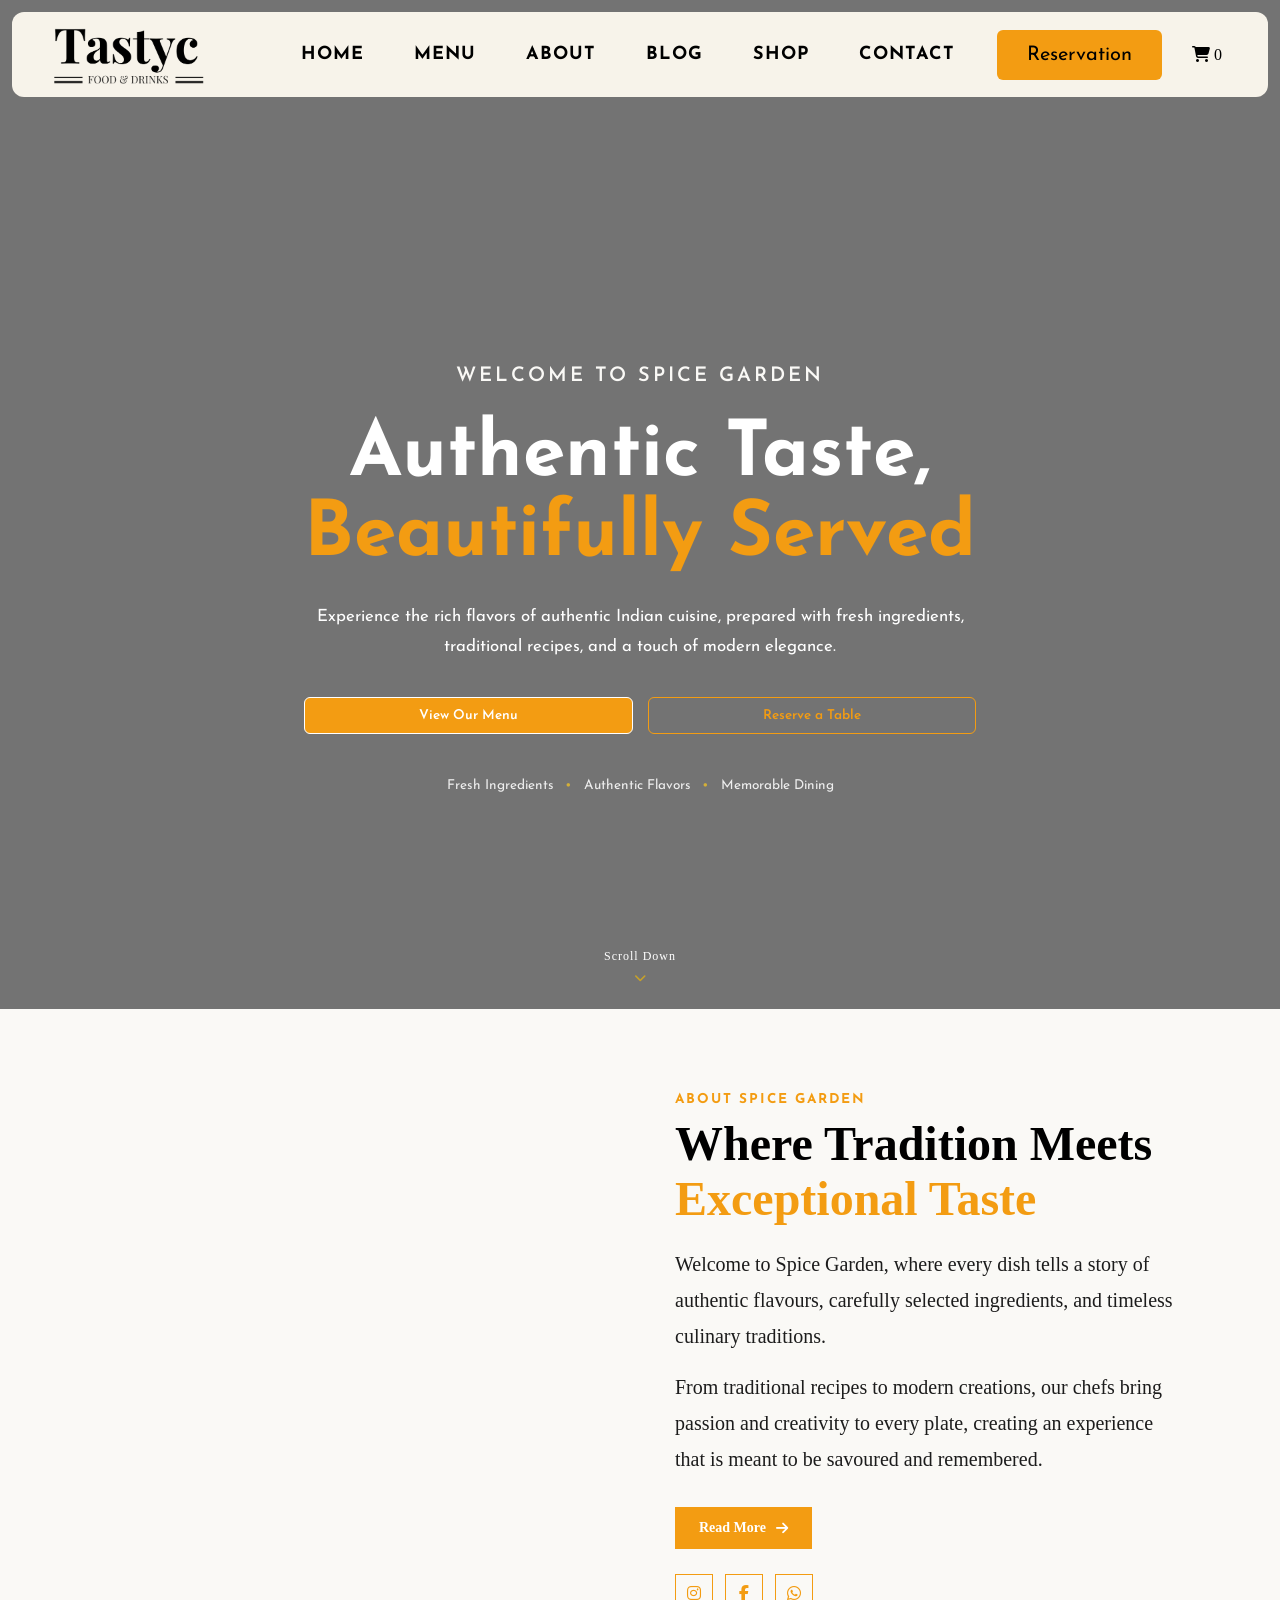
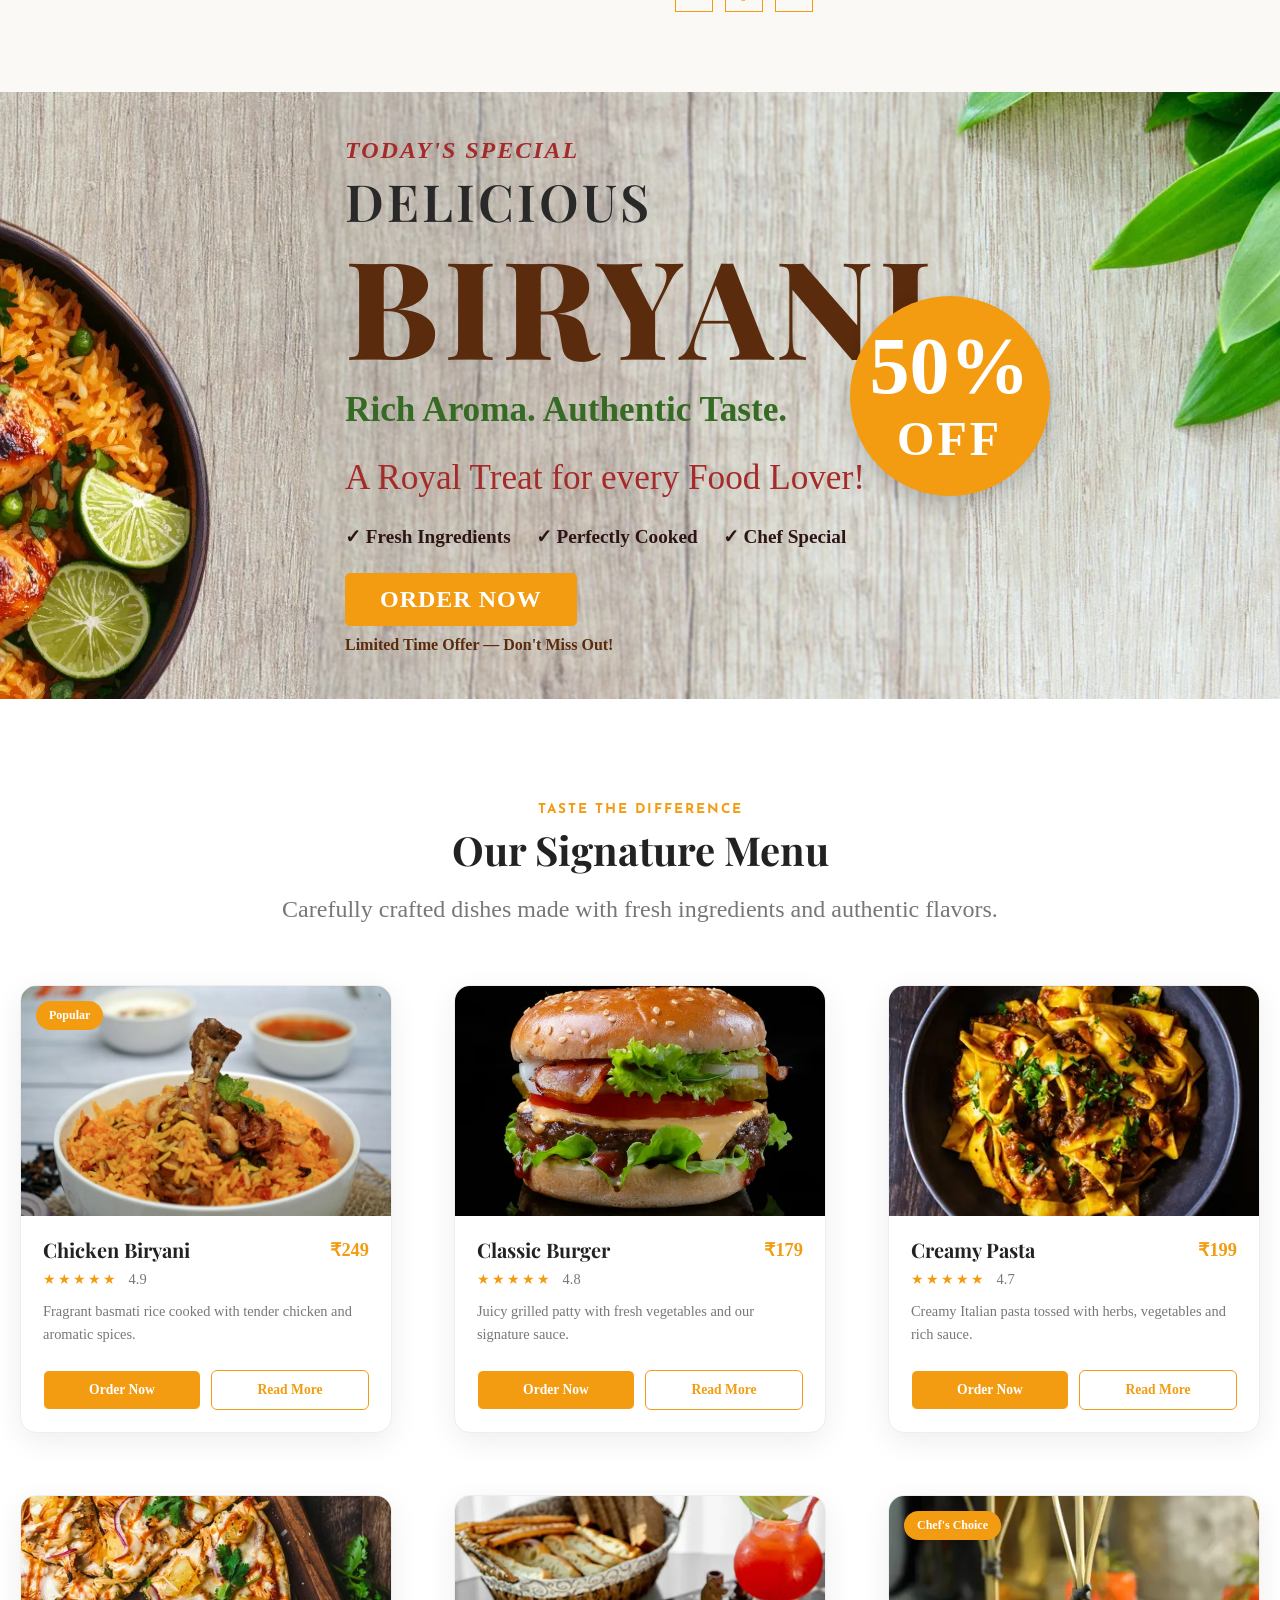
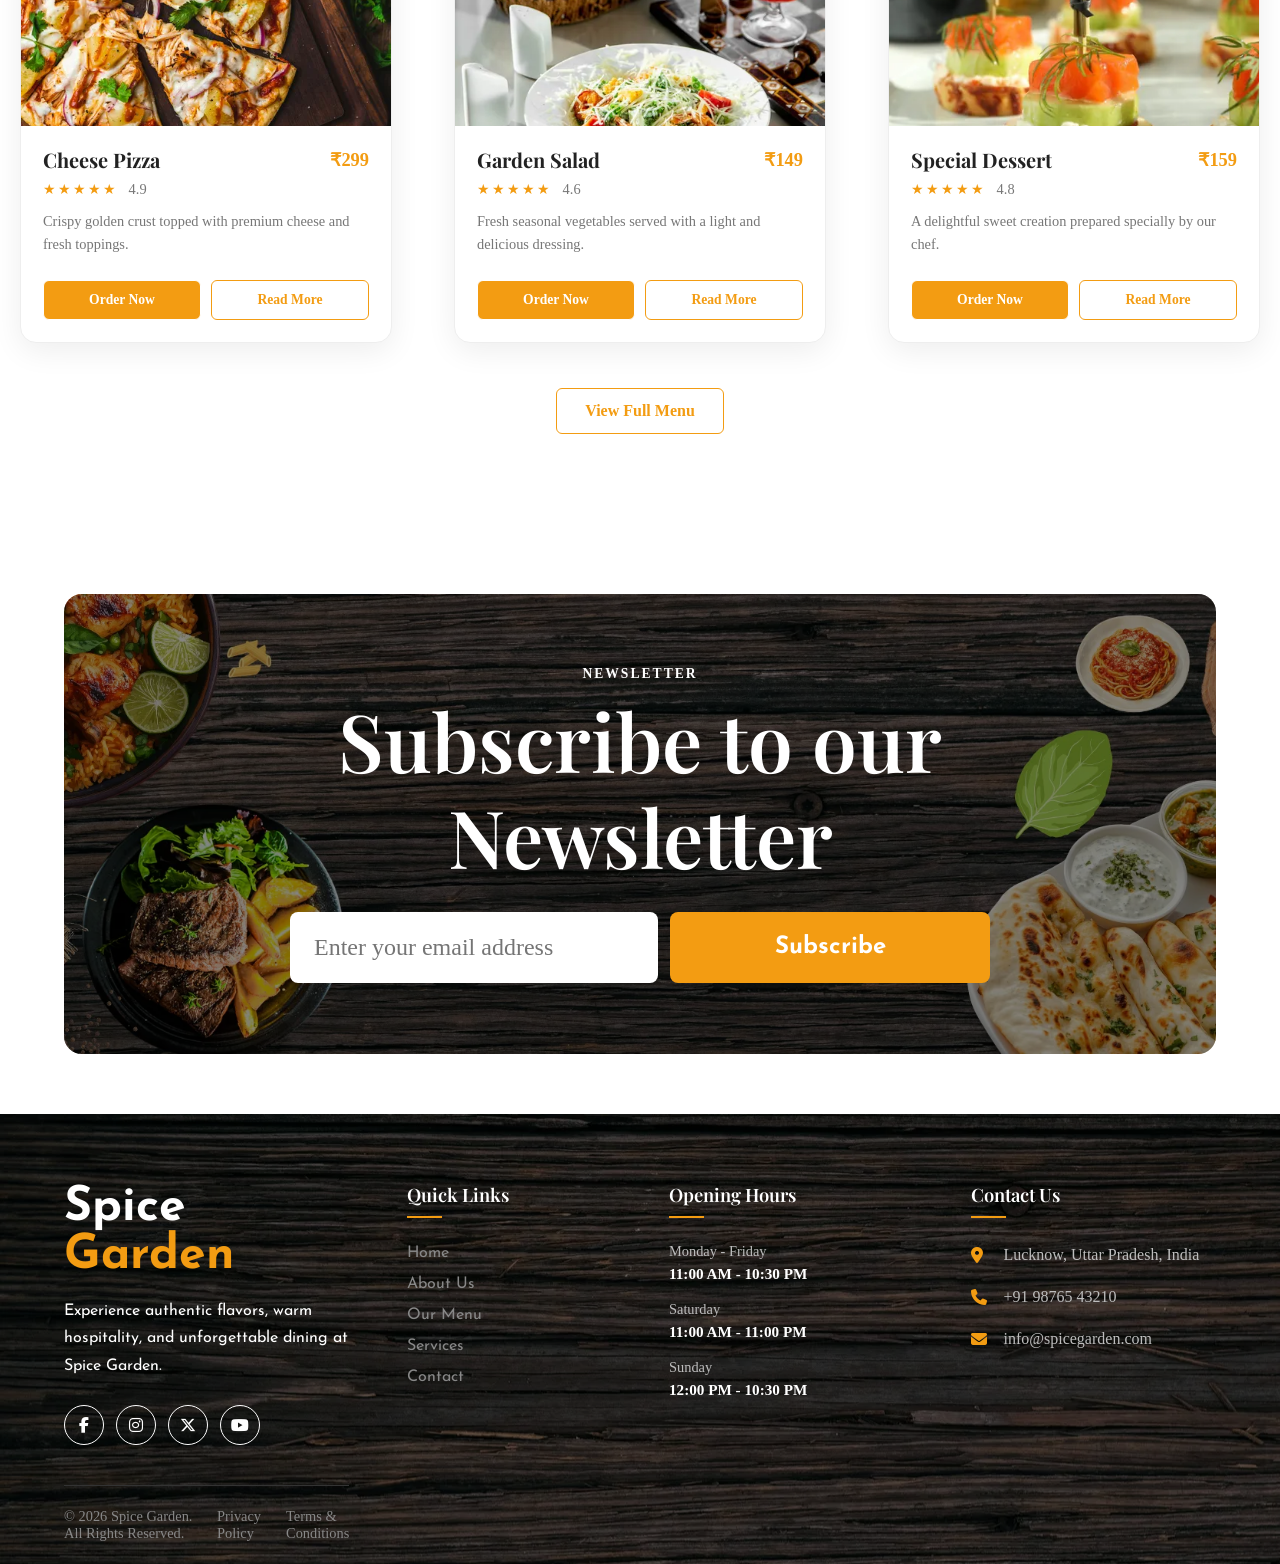
<file: index.html>
<!doctype html>
<html lang="en">
  <head>
    <meta charset="UTF-8" />
    <meta name="viewport" content="width=device-width, initial-scale=1.0" />
    <meta
      name="description"
      content="Premium restaurant offering delicious cuisine, elegant dining and exceptional service."
    />
    <meta
      name="keywords"
      content="restaurant, fine dining, food, dinner, lunch, reservation"
    />
    <meta name="author" content="Spice Garden Restaurant" />
    <title>Spice Garden Restaurant | Fine Dining Experience</title>
    <!-- Google Fonts -->
    <link rel="preconnect" href="https://fonts.googleapis.com" />
    <link rel="preconnect" href="https://fonts.gstatic.com" crossorigin />
    <link
      href="https://fonts.googleapis.com/css2?family=Josefin+Sans:ital,wght@0,100..700;1,100..700&family=Playfair+Display:ital,wght@0,400..900;1,400..900&display=swap"
      rel="stylesheet"
    />
    <link rel="preconnect" href="https://fonts.googleapis.com" />
    <link rel="preconnect" href="https://fonts.gstatic.com" crossorigin />
    <link
      href="https://fonts.googleapis.com/css2?family=Josefin+Sans:ital,wght@0,100..700;1,100..700&family=Playfair+Display:ital,wght@0,400..900;1,400..900&display=swap"
      rel="stylesheet"
    />

    <!-- Font Awesome -->
    <link
      rel="stylesheet"
      href="https://cdnjs.cloudflare.com/ajax/libs/font-awesome/6.7.2/css/all.min.css"
    />
    <link
      rel="stylesheet"
      href="https://fonts.googleapis.com/css2?family=Material+Symbols+Outlined:opsz,wght,FILL,GRAD@20..48,100..700,0..1,-50..200&icon_names=add_shopping_cart"
    />
    <!-- Main CSS -->
    <link rel="stylesheet" href="css/style.css" />
    <!-- --Header and Footer CSS-- -->
    <link rel="stylesheet" href="css/global.css" />
  </head>
  <body>
    <div class="video-container">
      <div class="hero-overlay"></div>
      <video autoplay muted loop id="bg-video">
        <source
          src="./assets/images/hero/restoria-preview.mp4"
          type="video/mp4"
        />
      </video>
    </div>

    <header>
      <!-- -------LOGO-------- -->
      <div class="logo">
        <a href="index.html"><img src="./assets/logo/logo-sm-white.png" /></a>
      </div>
      <!-- -------NAVIGATION BAR-------- -->
      <nav>
        <ul class="nav-links">
          <li><a href="index.html">Home</a></li>
          <li><a href="./menu.html">Menu</a></li>
          <li><a href="./about.html">About</a></li>
          <li><a href="./blog.html">Blog</a></li>
          <li><a href="./shop.html">Shop</a></li>
          <li><a href="./contact.html">Contact</a></li>
        </ul>
      </nav>
      <!-- -------HAMBURGER MENU-------- -->
      <div class="hamburger">
        <i class="fas fa-bars"></i>
      </div>
      <!-- ------Reservation Button------- -->
      <a href="./contact.html" class="tst-btn tst-res-btn">Reservation</a>
      <!-- ---------cart-------- -->
     <a href="./shop.html" class="header-cart">
        <i class="fa-solid fa-cart-shopping"></i>
        <span class="cart-count">0</span>
      </a>
    </header>

    <!-- ================= HERO SECTION ================= -->

    <section class="hero" id="home">
      <div class="hero-content">
        <span class="hero-subtitle">WELCOME TO SPICE GARDEN</span>

        <h1>
          Authentic Taste,
          <span>Beautifully Served</span>
        </h1>

        <p>
          Experience the rich flavors of authentic Indian cuisine, prepared with
          fresh ingredients, traditional recipes, and a touch of modern
          elegance.
        </p>

        <div class="hero-buttons">
          <a href="./menu.html" class="btn btn-primary"> View Our Menu </a>

          <a href="./contact.html" class="btn btn-secondary"> Reserve a Table </a>
        </div>

        <div class="hero-features">
          <span>Fresh Ingredients</span>
          <span>Authentic Flavors</span>
          <span>Memorable Dining</span>
        </div>
      </div>

      <!-- Scroll Indicator -->
      <a href="#about" class="scroll-down">
        <span>Scroll Down</span>
        <i class="fa-solid fa-chevron-down"></i>
      </a>
    </section>

    <!-- ABOUT SECTION -->
    <section class="about" id="about">
      <div class="about-container">
        <!-- LEFT : VIDEO -->
        <div class="about-video">
          <video autoplay muted loop playsinline>
            <source src="./assets/video/video 1.mp4" type="video/mp4" />
            Your browser does not support the video tag.
          </video>
        </div>

        <!-- RIGHT : CONTENT -->
        <div class="about-content">
          <span class="section-subtitle">ABOUT SPICE GARDEN</span>

          <h2>
            Where Tradition Meets
            <span>Exceptional Taste</span>
          </h2>

          <p>
            Welcome to Spice Garden, where every dish tells a story of authentic
            flavours, carefully selected ingredients, and timeless culinary
            traditions.
          </p>

          <p>
            From traditional recipes to modern creations, our chefs bring
            passion and creativity to every plate, creating an experience that
            is meant to be savoured and remembered.
          </p>

          <a href="about.html" class="read-more">
            Read More
            <i class="fa-solid fa-arrow-right"></i>
          </a>

          <!-- SOCIAL ICONS -->
          <div class="about-social">
            <a href="#" aria-label="Instagram">
              <i class="fa-brands fa-instagram"></i>
            </a>

            <a href="#" aria-label="Facebook">
              <i class="fa-brands fa-facebook-f"></i>
            </a>

            <a href="#" aria-label="WhatsApp">
              <i class="fa-brands fa-whatsapp"></i>
            </a>
          </div>
        </div>
      </div>
    </section>

    <!-- ------advertise------- -->
    <section class="biryani-ad">
      <div class="biryani-overlay">
        <span class="ad-label">TODAY'S SPECIAL</span>

        <h2>
          DELICIOUS
          <span>BIRYANI</span>
        </h2>

        <p class="ad-tagline">Rich Aroma. Authentic Taste.</p>

        <p class="ad-description">A Royal Treat for every Food Lover!</p>

        <div class="ad-features">
          <span>✓ Fresh Ingredients</span>
          <span>✓ Perfectly Cooked</span>
          <span>✓ Chef Special</span>
        </div>

        <a href="./menu.html" class="ad-order-btn"> ORDER NOW </a>

        <p class="ad-limited">Limited Time Offer — Don't Miss Out!</p>
      </div>

      <!-- 50% OFF -->
      <div class="offer-badge">
        <span>50%</span>
        <strong>OFF</strong>
      </div>
    </section>

    <!-- ----Product-card------ -->
    <section class="menu-section" id="menu">
      <div class="menu-container">
        <div class="section-heading">
          <span class="section-subtitle">Taste the Difference</span>
          <h2>Our Signature Menu</h2>
          <p>
            Carefully crafted dishes made with fresh ingredients and authentic
            flavors.
          </p>
        </div>

        <div class="menu-grid">
          <!-- Biryani -->
          <article class="menu-card">
            <div class="menu-image">
              <img
                src="./assets/images/food-gallery/biryani.webp"
                alt="Chicken Biryani"
              />
              <span class="menu-badge">Popular</span>
            </div>

            <div class="menu-content">
              <div class="menu-top">
                <h3>Chicken Biryani</h3>
                <span class="price">₹249</span>
              </div>

              <div class="rating">★★★★★ <span>4.9</span></div>

              <p>
                Fragrant basmati rice cooked with tender chicken and aromatic
                spices.
              </p>

              <div class="menu-buttons">
                <a href="./menu.html" class="btn-primary">Order Now</a>
                <a href="./menu.html" class="btn-secondary">Read More</a>
              </div>
            </div>
          </article>

          <!-- Burger -->
          <article class="menu-card">
            <div class="menu-image">
              <img
                src="./assets/images/food-gallery/burger.webp"
                alt="Classic Burger"
              />
            </div>

            <div class="menu-content">
              <div class="menu-top">
                <h3>Classic Burger</h3>
                <span class="price">₹179</span>
              </div>

              <div class="rating">★★★★★ <span>4.8</span></div>

              <p>
                Juicy grilled patty with fresh vegetables and our signature
                sauce.
              </p>

              <div class="menu-buttons">
                <a href="./menu.html" class="btn-primary">Order Now</a>
                <a href="./menu.html" class="btn-secondary">Read More</a>
              </div>
            </div>
          </article>

          <!-- Pasta -->
          <article class="menu-card">
            <div class="menu-image">
              <img
                src="./assets/images/food-gallery/pasta.webp"
                alt="Creamy Pasta"
              />
            </div>

            <div class="menu-content">
              <div class="menu-top">
                <h3>Creamy Pasta</h3>
                <span class="price">₹199</span>
              </div>

              <div class="rating">★★★★★ <span>4.7</span></div>

              <p>
                Creamy Italian pasta tossed with herbs, vegetables and rich
                sauce.
              </p>

              <div class="menu-buttons">
                <a href="./menu.html" class="btn-primary">Order Now</a>
                <a href="./menu.html" class="btn-secondary">Read More</a>
              </div>
            </div>
          </article>

          <!-- Pizza -->
          <article class="menu-card">
            <div class="menu-image">
              <img
                src="./assets/images/food-gallery/pizza.webp"
                alt="Cheese Pizza"
              />
            </div>

            <div class="menu-content">
              <div class="menu-top">
                <h3>Cheese Pizza</h3>
                <span class="price">₹299</span>
              </div>

              <div class="rating">★★★★★ <span>4.9</span></div>

              <p>
                Crispy golden crust topped with premium cheese and fresh
                toppings.
              </p>

              <div class="menu-buttons">
                <a href="./menu.html" class="btn-primary">Order Now</a>
                <a href="./menu.html" class="btn-secondary">Read More</a>
              </div>
            </div>
          </article>

          <!-- Salad -->
          <article class="menu-card">
            <div class="menu-image">
              <img
                src="./assets/images/food-gallery/salad.webp"
                alt="Fresh Garden Salad"
              />
            </div>

            <div class="menu-content">
              <div class="menu-top">
                <h3>Garden Salad</h3>
                <span class="price">₹149</span>
              </div>

              <div class="rating">★★★★★ <span>4.6</span></div>

              <p>
                Fresh seasonal vegetables served with a light and delicious
                dressing.
              </p>

              <div class="menu-buttons">
                <a href="./menu.html" class="btn-primary">Order Now</a>
                <a href="./menu.html" class="btn-secondary">Read More</a>
              </div>
            </div>
          </article>

          <!-- Dessert -->
          <article class="menu-card">
            <div class="menu-image">
              <img
                src="./assets/images/food-gallery/dessert.webp"
                alt="Special Dessert"
              />
              <span class="menu-badge">Chef's Choice</span>
            </div>

            <div class="menu-content">
              <div class="menu-top">
                <h3>Special Dessert</h3>
                <span class="price">₹159</span>
              </div>

              <div class="rating">★★★★★ <span>4.8</span></div>

              <p>A delightful sweet creation prepared specially by our chef.</p>

              <div class="menu-buttons">
                <a href="./menu.html" class="btn-primary">Order Now</a>
                <a href="./menu.html" class="btn-secondary">Read More</a>
              </div>
            </div>
          </article>
        </div>

        <div class="menu-more">
          <a href="./menu.html" class="view-menu-btn">View Full Menu</a>
        </div>
      </div>
    </section>

    <!-- newsteller--------- -->
    <section class="newsletter-section">
      <div class="newsletter-container">
        <div class="newsletter-overlay"></div>

        <div class="newsletter-content">
          <span class="newsletter-subtitle">NEWSLETTER</span>

          <h1>Subscribe to our Newsletter</h1>

          <form class="newsletter-form">
            <input
              type="email"
              placeholder="Enter your email address"
              aria-label="Email address"
              required
            />

            <button type="submit" class="btn-primary">Subscribe</button>
          </form>
        </div>
      </div>
    </section>

    <!-- footer----------- -->
    <footer class="footer">
      <div class="footer-container">
        <div class="footer-overlay"></div>

        <!-- Brand -->
        <div class="footer-column footer-brand">
          <a href="./index.html" class="footer-logo">Spice <span>Garden</span></a>

          <p>
            Experience authentic flavors, warm hospitality, and unforgettable
            dining at Spice Garden.
          </p>

          <div class="footer-social">
            <a href="#" aria-label="Facebook">
              <i class="fa-brands fa-facebook-f"></i>
            </a>

            <a href="#" aria-label="Instagram">
              <i class="fa-brands fa-instagram"></i>
            </a>

            <a href="#" aria-label="Twitter">
              <i class="fa-brands fa-x-twitter"></i>
            </a>

            <a href="#" aria-label="YouTube">
              <i class="fa-brands fa-youtube"></i>
            </a>
          </div>
        </div>

        <!-- Quick Links -->
        <div class="footer-column">
          <h3>Quick Links</h3>

          <ul class="footer-links">
            <li><a href="./index.html">Home</a></li>
            <li><a href="./about.html">About Us</a></li>
            <li><a href="./menu.html">Our Menu</a></li>
            <li><a href="./services.html">Services</a></li>
            <li><a href="./contact.html">Contact</a></li>
          </ul>
        </div>

        <!-- Opening Hours -->
        <div class="footer-column">
          <h3>Opening Hours</h3>

          <div class="opening-hours">
            <div>
              <span>Monday - Friday</span>
              <strong>11:00 AM - 10:30 PM</strong>
            </div>

            <div>
              <span>Saturday</span>
              <strong>11:00 AM - 11:00 PM</strong>
            </div>

            <div>
              <span>Sunday</span>
              <strong>12:00 PM - 10:30 PM</strong>
            </div>
          </div>
        </div>

        <!-- Contact -->
        <div class="footer-column">
          <h3>Contact Us</h3>

          <ul class="footer-contact">
            <li>
              <i class="fa-solid fa-location-dot"></i>
              <span>Lucknow, Uttar Pradesh, India</span>
            </li>

            <li>
              <i class="fa-solid fa-phone"></i>
              <a href="tel:+919876543210">+91 98765 43210</a>
            </li>

            <li>
              <i class="fa-solid fa-envelope"></i>
              <a href="mailto:info@spicegarden.com"> info@spicegarden.com </a>
            </li>
          </ul>
        </div>

        <!-- Bottom Footer -->
        <div class="footer-bottom">
          <p>© 2026 Spice Garden. All Rights Reserved.</p>

          <div class="footer-bottom-links">
            <a href="#">Privacy Policy</a>
            <a href="#">Terms & Conditions</a>
          </div>
        </div>
      </div>
    </footer>
    <script src="js/script.js"></script>
    <script src="./js/cart.js"></script>
    <script src="./js/contact.js"></script>
  </body>
</html>
</file>
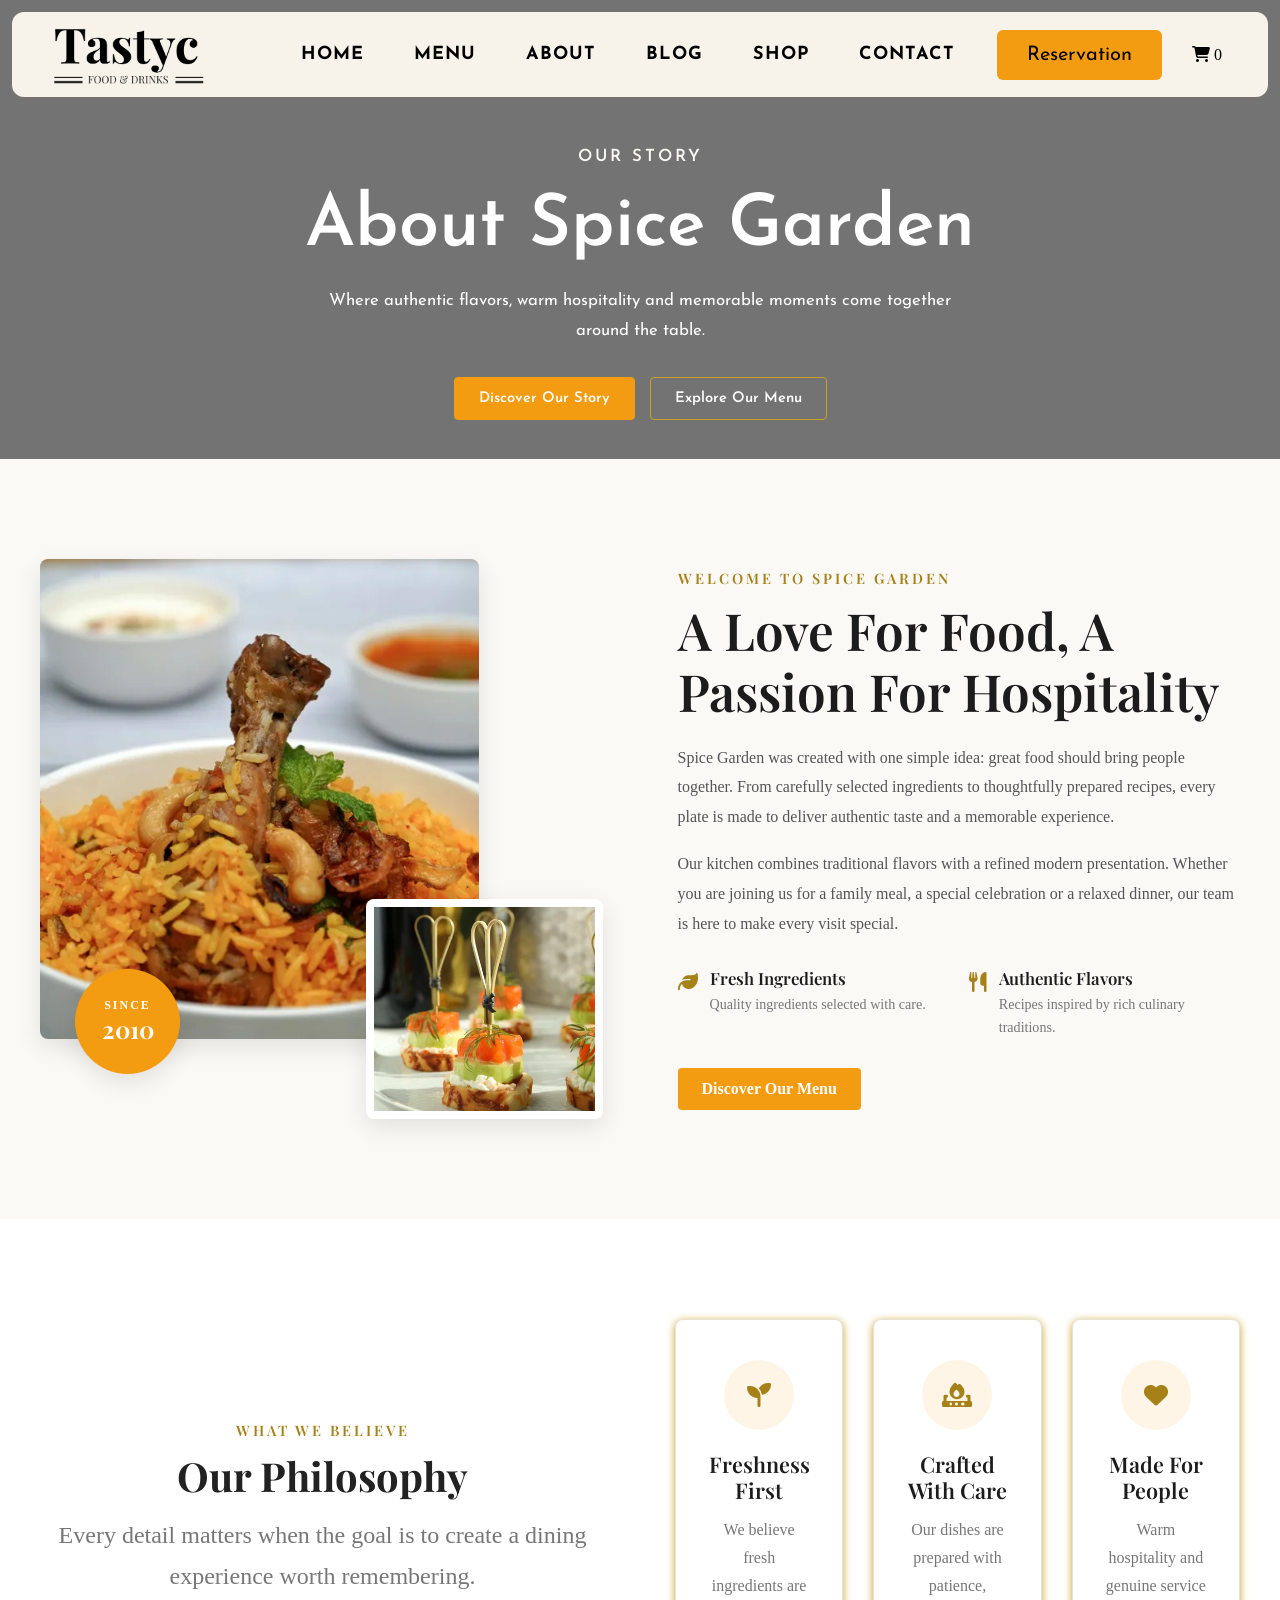
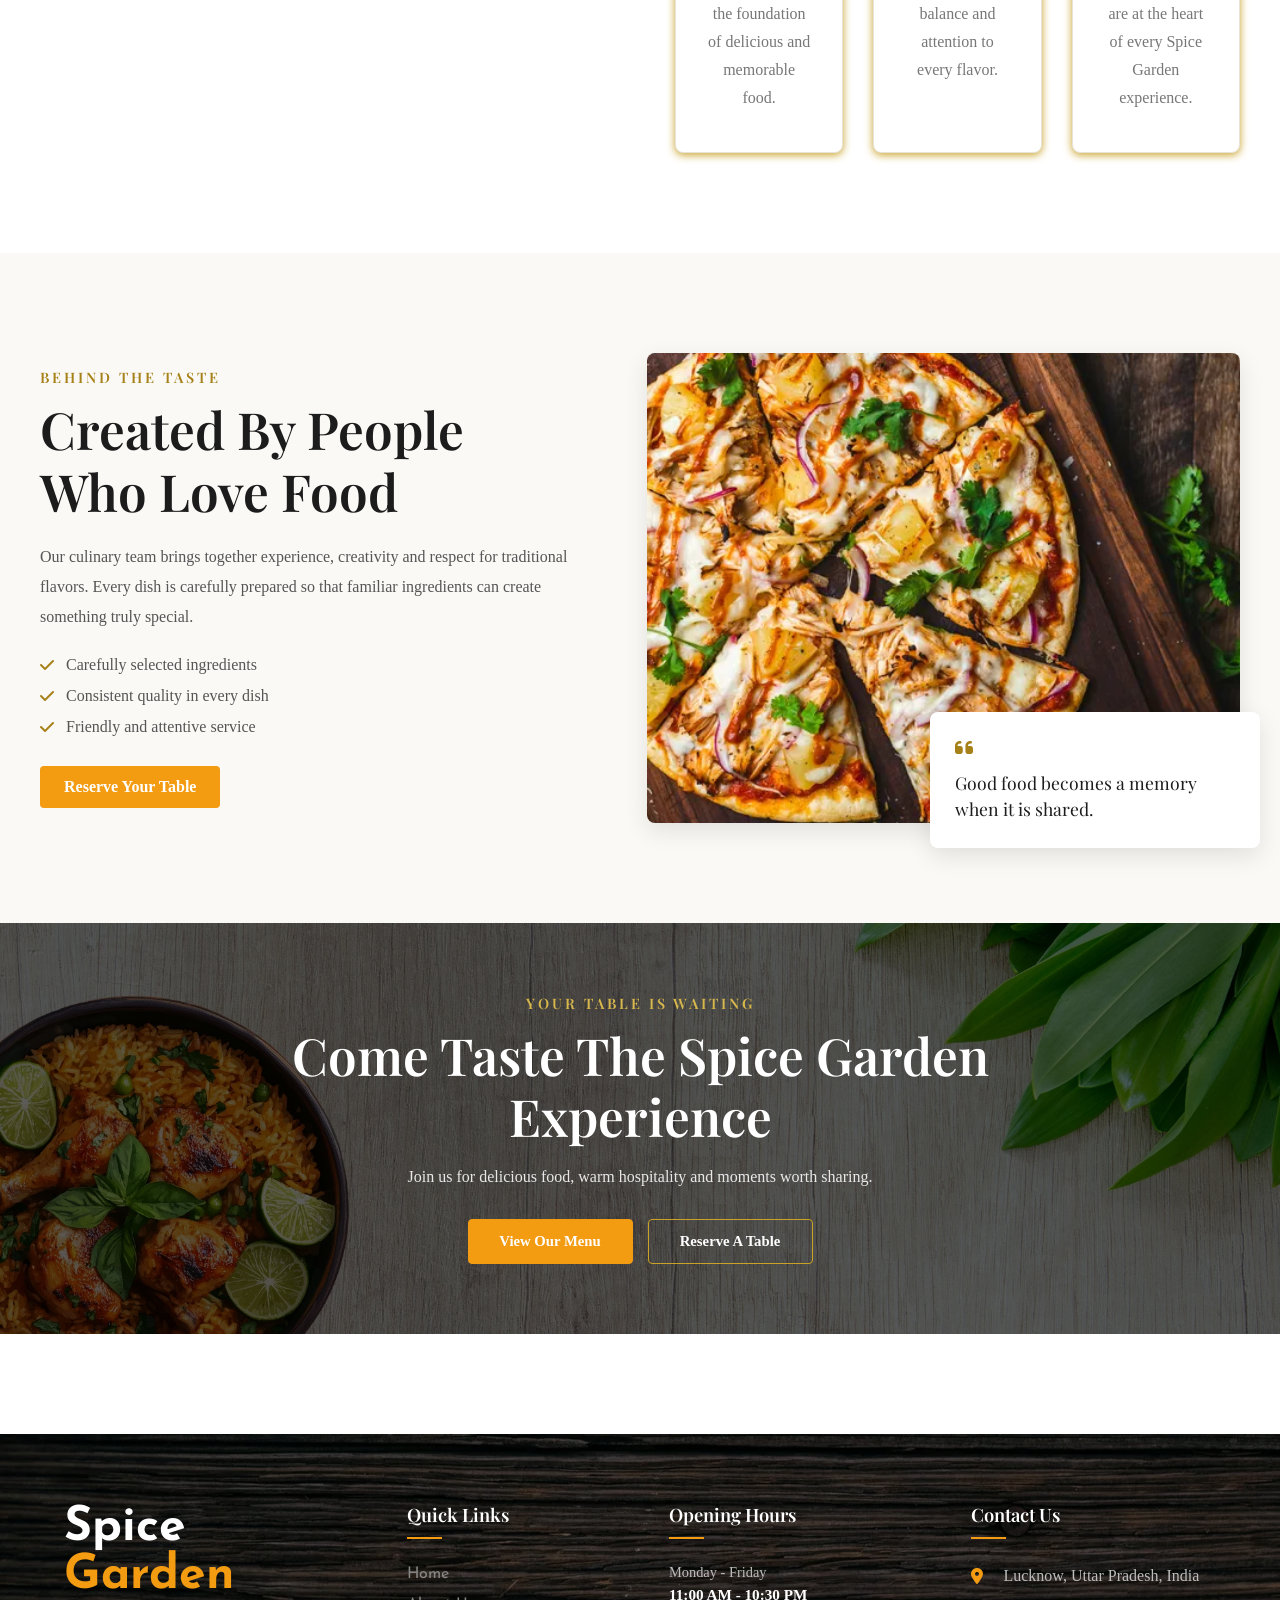
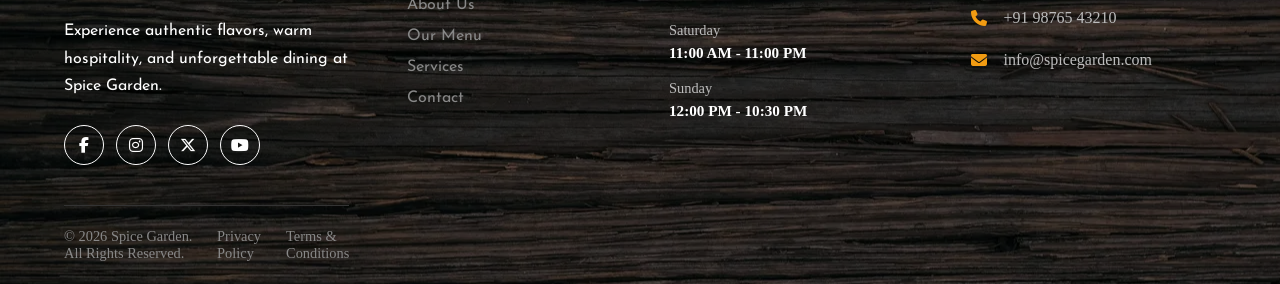
<file: about.html>
<!doctype html>
<html lang="en">

<head>
    <meta charset="UTF-8" />
    <meta name="viewport" content="width=device-width, initial-scale=1.0" />
    <meta name="description"
        content="Learn about Spice Garden Restaurant, our story, philosophy, chefs and commitment to exceptional dining." />
    <meta name="keywords" content="Spice Garden, about us, restaurant, fine dining, chefs, dining experience" />
    <meta name="author" content="Spice Garden Restaurant" />
    <title>About Us | Spice Garden Restaurant</title>

    <!-- Google Fonts -->
    <link rel="preconnect" href="https://fonts.googleapis.com" />
    <link rel="preconnect" href="https://fonts.gstatic.com" crossorigin />
    <link
        href="https://fonts.googleapis.com/css2?family=Josefin+Sans:ital,wght@0,100..700;1,100..700&family=Playfair+Display:ital,wght@0,400..900;1,400..900&display=swap"
        rel="stylesheet" />

    <!-- Font Awesome -->
    <link rel="stylesheet" href="https://cdnjs.cloudflare.com/ajax/libs/font-awesome/6.7.2/css/all.min.css" />

    <!-- About Page CSS -->
    <link rel="stylesheet" href="css/pages/about.css" />

    <!-- Header, Advertisement and Footer CSS -->
    <link rel="stylesheet" href="css/style.css" />
    <link rel="stylesheet" href="css/global.css" />
</head>

<body>

    <!-- ================= HERO BACKGROUND ================= -->
    <div class="about-video-container">
        <div class="about-hero-overlay"></div>
        <video autoplay muted loop id="about-bg-video">
            <source src="./assets/images/hero/restoria-preview.mp4" type="video/mp4" />
        </video>
    </div>

    <!-- ================= HEADER ================= -->
    <header>
        <div class="logo">
            <a href="index.html">
                <img src="./assets/logo/logo-sm-white.png" alt="Spice Garden Restaurant Logo" />
            </a>
        </div>

        <nav>
            <ul class="nav-links">
                <li><a href="./index.html">Home</a></li>
                <li><a href="./menu.html">Menu</a></li>
                <li><a href="./about.html" class="active">About</a></li>
                <li><a href="./blog.html">Blog</a></li>
                <li><a href="./shop.html">Shop</a></li>
                <li><a href="./contact.html">Contact</a></li>
            </ul>
        </nav>

        <div class="hamburger">
            <i class="fas fa-bars"></i>
        </div>

        <a href="./contact.html" class="tst-btn tst-res-btn">Reservation</a>

        <a href="./shop.html" class="header-cart">
        <i class="fa-solid fa-cart-shopping"></i>
        <span class="cart-count">0</span>
      </a>
    </header>

    <!-- ================= HERO ================= -->
    <section class="about-hero" id="home">
        <div class="about-hero-content">
            <span class="about-hero-subtitle">Our Story</span>
            <h1>About Spice Garden</h1>
            <p>
                Where authentic flavors, warm hospitality and memorable moments
                come together around the table.
            </p>

            <div class="about-hero-buttons">
                <a href="#our-story" class="about-btn about-btn-primary">Discover Our Story</a>
                <a href="./menu.html" class="about-btn about-btn-secondary">Explore Our Menu</a>
            </div>
        </div>
    </section>

    <!-- ================= OUR STORY ================= -->
    <section class="story-section" id="our-story">
        <div class="about-about-container">
            <div class="story-grid">

                <div class="story-media">
                    <div class="story-image-main">
                        <img src="./assets/images/food-gallery/biryani.webp"
                            alt="Special Biryani served at Spice Garden" loading="lazy" />
                    </div>

                    <div class="story-image-small">
                        <img src="./assets/images/food-gallery/dessert.webp"
                            alt="Dessert at Spice Garden" loading="lazy" />
                    </div>

                    <div class="story-badge">
                        <strong>Since</strong>
                        <span>2010</span>
                    </div>
                </div>

                <div class="story-content">
                    <span class="about-eyebrow">Welcome To Spice Garden</span>
                    <h2>A Love For Food, A Passion For Hospitality</h2>

                    <p>
                        Spice Garden was created with one simple idea: great food
                        should bring people together. From carefully selected
                        ingredients to thoughtfully prepared recipes, every plate
                        is made to deliver authentic taste and a memorable
                        experience.
                    </p>

                    <p>
                        Our kitchen combines traditional flavors with a refined
                        modern presentation. Whether you are joining us for a
                        family meal, a special celebration or a relaxed dinner,
                        our team is here to make every visit special.
                    </p>

                    <div class="story-highlights">
                        <div class="story-highlight">
                            <i class="fa-solid fa-leaf"></i>
                            <div>
                                <h3>Fresh Ingredients</h3>
                                <p>Quality ingredients selected with care.</p>
                            </div>
                        </div>

                        <div class="story-highlight">
                            <i class="fa-solid fa-utensils"></i>
                            <div>
                                <h3>Authentic Flavors</h3>
                                <p>Recipes inspired by rich culinary traditions.</p>
                            </div>
                        </div>
                    </div>

                    <a href="./menu.html" class="about-link-btn">Discover Our Menu</a>
                </div>

            </div>
        </div>
    </section>

    <!-- ================= PHILOSOPHY ================= -->
    <section class="philosophy-section">
        <div class="about-container">
            <div class="section-heading">
                <span class="about-eyebrow">What We Believe</span>
                <h2>Our Philosophy</h2>
                <p>
                    Every detail matters when the goal is to create a dining
                    experience worth remembering.
                </p>
            </div>

            <div class="philosophy-grid">
                <article class="philosophy-card">
                    <div class="philosophy-icon">
                        <i class="fa-solid fa-seedling"></i>
                    </div>
                    <h3>Freshness First</h3>
                    <p>
                        We believe fresh ingredients are the foundation of
                        delicious and memorable food.
                    </p>
                </article>

                <article class="philosophy-card">
                    <div class="philosophy-icon">
                        <i class="fa-solid fa-fire-burner"></i>
                    </div>
                    <h3>Crafted With Care</h3>
                    <p>
                        Our dishes are prepared with patience, balance and
                        attention to every flavor.
                    </p>
                </article>

                <article class="philosophy-card">
                    <div class="philosophy-icon">
                        <i class="fa-solid fa-heart"></i>
                    </div>
                    <h3>Made For People</h3>
                    <p>
                        Warm hospitality and genuine service are at the heart
                        of every Spice Garden experience.
                    </p>
                </article>
            </div>
        </div>
    </section>

    <!-- ================= CHEF / EXPERIENCE ================= -->
    <section class="chef-section">
        <div class="chef-about-container">
            <div class="chef-grid">

                <div class="chef-content">
                    <span class="about-eyebrow">Behind The Taste</span>
                    <h2>Created By People Who Love Food</h2>
                    <p>
                        Our culinary team brings together experience, creativity
                        and respect for traditional flavors. Every dish is
                        carefully prepared so that familiar ingredients can
                        create something truly special.
                    </p>

                    <div class="chef-points">
                        <div>
                            <i class="fa-solid fa-check"></i>
                            <span>Carefully selected ingredients</span>
                        </div>
                        <div>
                            <i class="fa-solid fa-check"></i>
                            <span>Consistent quality in every dish</span>
                        </div>
                        <div>
                            <i class="fa-solid fa-check"></i>
                            <span>Friendly and attentive service</span>
                        </div>
                    </div>

                    <a href="#reservation" class="about-link-btn">Reserve Your Table</a>
                </div>

                <div class="chef-media">
                    <img src="./assets/images/food-gallery/pizza.webp"
                        alt="Freshly prepared pizza at Spice Garden" loading="lazy" />
                    <div class="chef-quote">
                        <i class="fa-solid fa-quote-left"></i>
                        <p>Good food becomes a memory when it is shared.</p>
                    </div>
                </div>

            </div>
        </div>
    </section>

    <!-- ================= CTA ================= -->
    <section class="about-cta">
        <div class="about-cta-overlay"></div>

        <div class="about-cta-content">
            <span class="about-eyebrow">Your Table Is Waiting</span>
            <h2>Come Taste The Spice Garden Experience</h2>
            <p>
                Join us for delicious food, warm hospitality and moments
                worth sharing.
            </p>

            <div class="about-cta-buttons">
                <a href="./menu.html" class="about-btn about-btn-primary">View Our Menu</a>
                <a href="#reservation" class="about-btn about-btn-secondary">Reserve A Table</a>
            </div>
        </div>
    </section>

    <!-- ================= FOOTER ================= -->
    <footer class="footer">
        <div class="footer-container">
            <div class="footer-overlay"></div>

            <div class="footer-column footer-brand">
                <a href="./index.html" class="footer-logo">Spice <span>Garden</span></a>

                <p>
                    Experience authentic flavors, warm hospitality, and unforgettable
                    dining at Spice Garden.
                </p>

                <div class="footer-social">
                    <a href="#" aria-label="Facebook"><i class="fa-brands fa-facebook-f"></i></a>
                    <a href="#" aria-label="Instagram"><i class="fa-brands fa-instagram"></i></a>
                    <a href="#" aria-label="Twitter"><i class="fa-brands fa-x-twitter"></i></a>
                    <a href="#" aria-label="YouTube"><i class="fa-brands fa-youtube"></i></a>
                </div>
            </div>

            <div class="footer-column">
                <h3>Quick Links</h3>
                <ul class="footer-links">
                    <li><a href="./index.html">Home</a></li>
                    <li><a href="./about.html">About Us</a></li>
                    <li><a href="./menu.html">Our Menu</a></li>
                    <li><a href="./services.html">Services</a></li>
                    <li><a href="./contact.html">Contact</a></li>
                </ul>
            </div>

            <div class="footer-column">
                <h3>Opening Hours</h3>
                <div class="opening-hours">
                    <div>
                        <span>Monday - Friday</span>
                        <strong>11:00 AM - 10:30 PM</strong>
                    </div>
                    <div>
                        <span>Saturday</span>
                        <strong>11:00 AM - 11:00 PM</strong>
                    </div>
                    <div>
                        <span>Sunday</span>
                        <strong>12:00 PM - 10:30 PM</strong>
                    </div>
                </div>
            </div>

            <div class="footer-column">
                <h3>Contact Us</h3>
                <ul class="footer-contact">
                    <li>
                        <i class="fa-solid fa-location-dot"></i>
                        <span>Lucknow, Uttar Pradesh, India</span>
                    </li>
                    <li>
                        <i class="fa-solid fa-phone"></i>
                        <a href="tel:+919876543210">+91 98765 43210</a>
                    </li>
                    <li>
                        <i class="fa-solid fa-envelope"></i>
                        <a href="mailto:info@spicegarden.com">info@spicegarden.com</a>
                    </li>
                </ul>
            </div>

            <div class="footer-bottom">
                <p>© 2026 Spice Garden. All Rights Reserved.</p>
                <div class="footer-bottom-links">
                    <a href="#">Privacy Policy</a>
                    <a href="#">Terms &amp; Conditions</a>
                </div>
            </div>
        </div>
    </footer>

    <script src="./js/script.js"></script>
    <script src="./js/cart.js"></script>
</body>

</html>
</file>
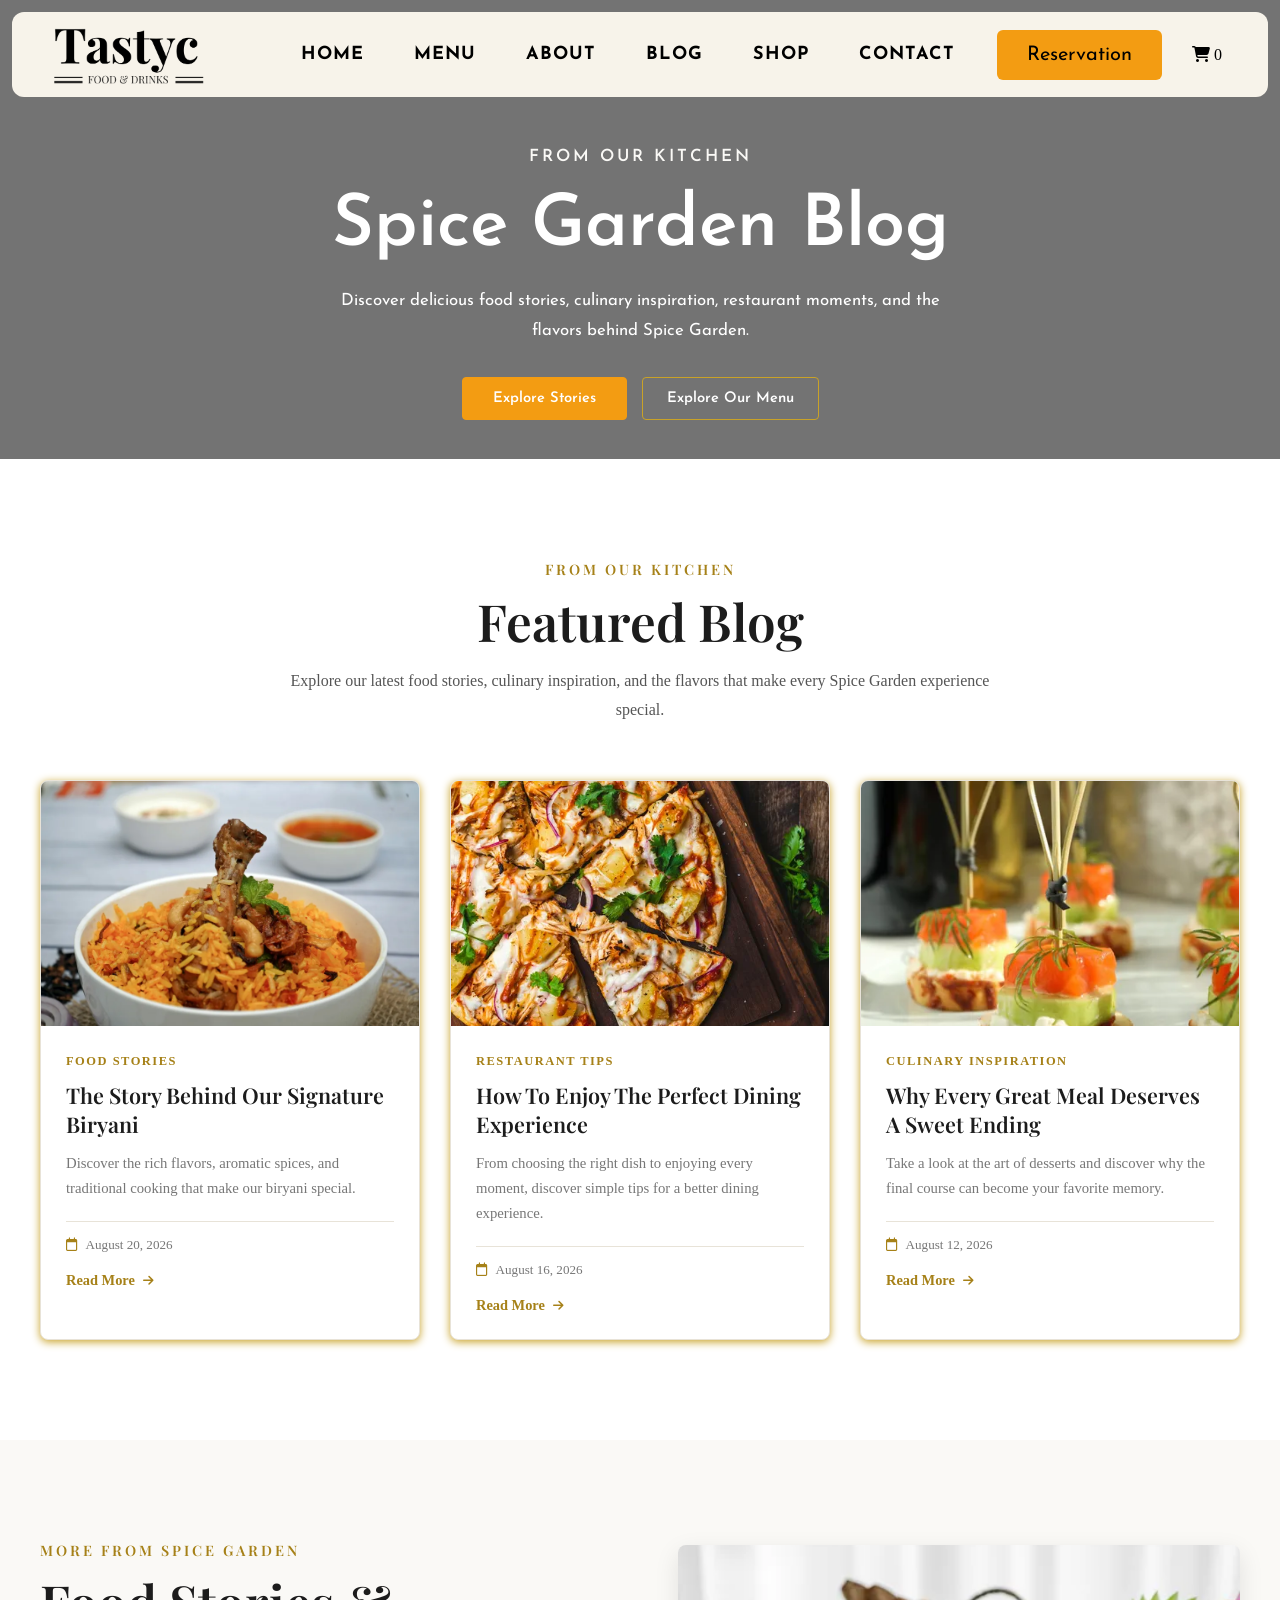
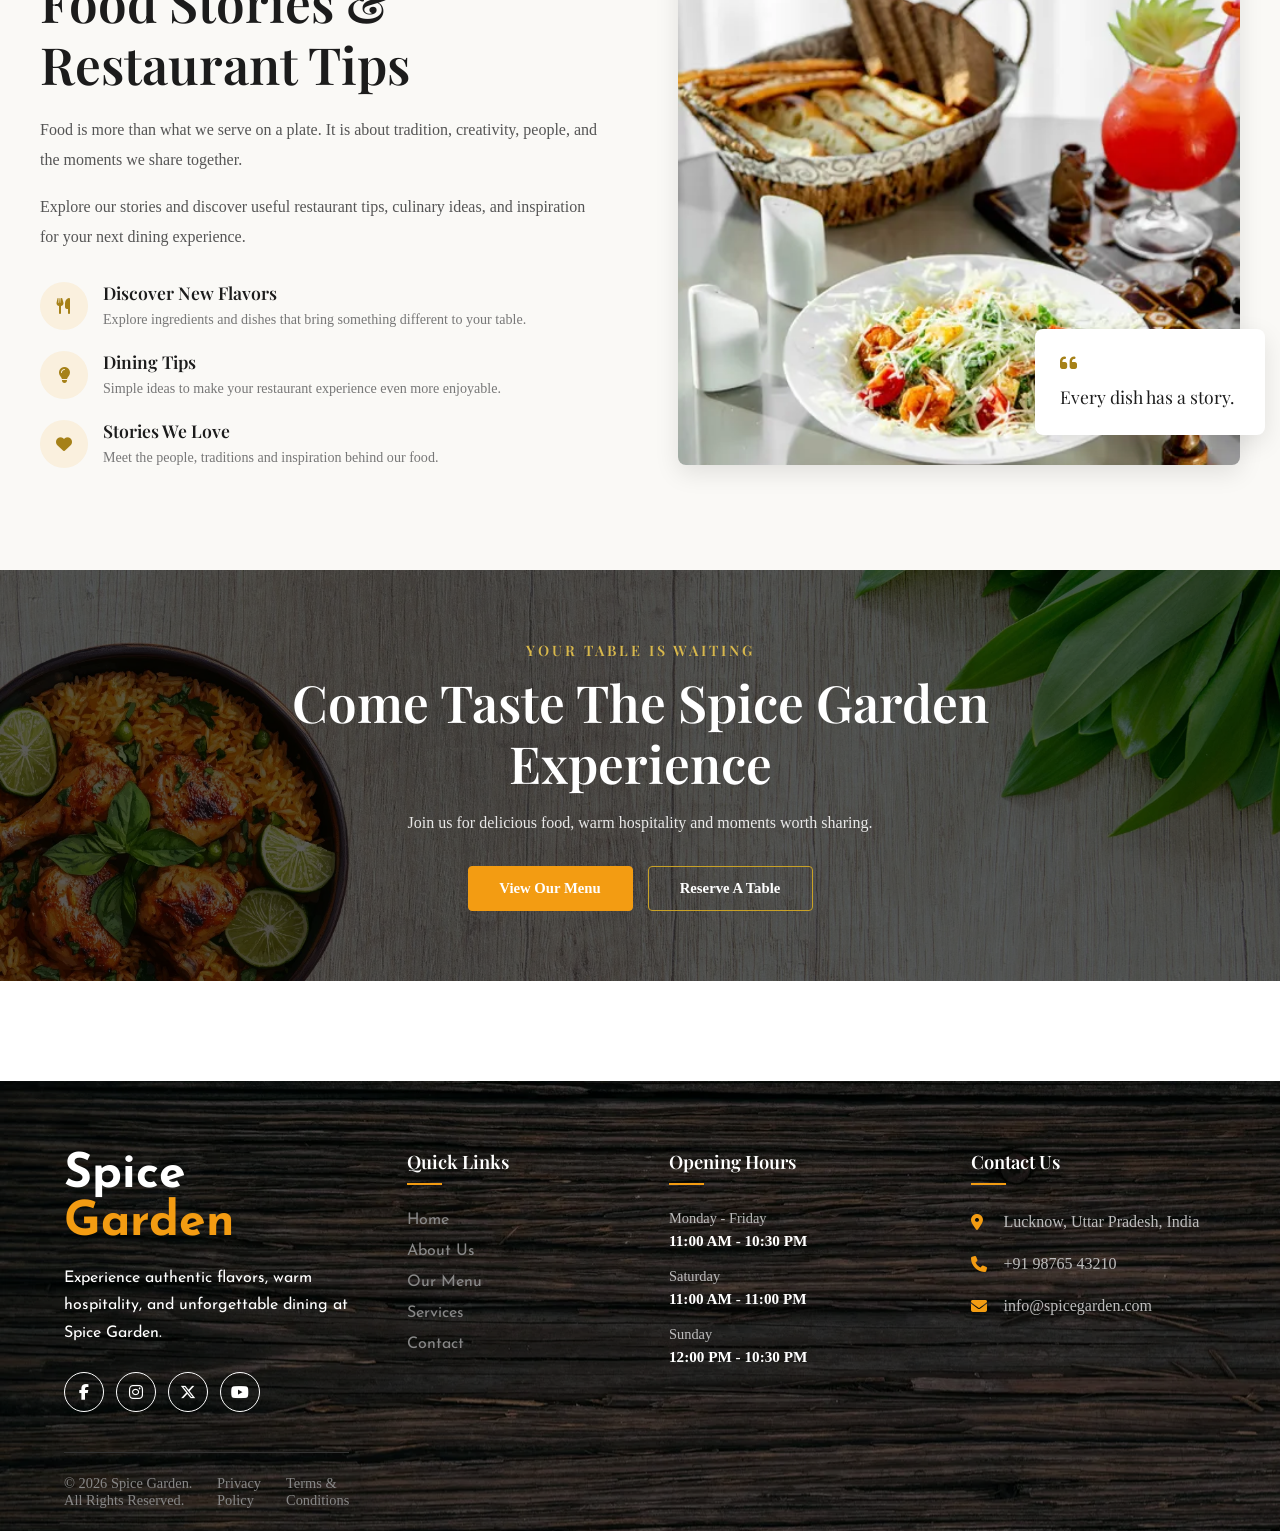
<file: blog.html>
<!doctype html>
<html lang="en">
  <head>
    <meta charset="UTF-8" />
    <meta name="viewport" content="width=device-width, initial-scale=1.0" />
    <meta
      name="description"
      content="Premium restaurant offering delicious cuisine, elegant dining and exceptional service."
    />
    <meta
      name="keywords"
      content="restaurant, fine dining, food, dinner, lunch, reservation"
    />
    <meta name="author" content="Spice Garden Restaurant" />
    <title>Spice Garden Restaurant | Fine Dining Experience</title>
    <!-- Google Fonts -->
    <link rel="preconnect" href="https://fonts.googleapis.com" />
    <link rel="preconnect" href="https://fonts.gstatic.com" crossorigin />
    <link
      href="https://fonts.googleapis.com/css2?family=Josefin+Sans:ital,wght@0,100..700;1,100..700&family=Playfair+Display:ital,wght@0,400..900;1,400..900&display=swap"
      rel="stylesheet"
    />
    <link rel="preconnect" href="https://fonts.googleapis.com" />
    <link rel="preconnect" href="https://fonts.gstatic.com" crossorigin />
    <link
      href="https://fonts.googleapis.com/css2?family=Josefin+Sans:ital,wght@0,100..700;1,100..700&family=Playfair+Display:ital,wght@0,400..900;1,400..900&display=swap"
      rel="stylesheet"
    />

    <!-- Font Awesome -->
    <link
      rel="stylesheet"
      href="https://cdnjs.cloudflare.com/ajax/libs/font-awesome/6.7.2/css/all.min.css"
    />
    <link
      rel="stylesheet"
      href="https://fonts.googleapis.com/css2?family=Material+Symbols+Outlined:opsz,wght,FILL,GRAD@20..48,100..700,0..1,-50..200&icon_names=add_shopping_cart"
    />
    <!-- Main CSS -->
    <link rel="stylesheet" href="css/pages/blog.css" />

    <!-- Header, Advertisement and Footer CSS -->
    <link rel="stylesheet" href="css/style.css" />
    <link rel="stylesheet" href="css/global.css" />
  </head>
  <body>
    <!-- ================= BLOG HERO BACKGROUND ================= -->
    <div class="blog-video-container">
      <div class="blog-hero-overlay"></div>

      <video autoplay muted loop playsinline id="blog-bg-video">
        <source
          src="./assets/images/hero/restoria-preview.mp4"
          type="video/mp4"
        />
      </video>
    </div>

    <header>
      <!-- -------LOGO-------- -->
      <div class="logo">
        <a href="index.html"><img src="./assets/logo/logo-sm-white.png" /></a>
      </div>
      <!-- -------NAVIGATION BAR-------- -->
      <nav>
        <ul class="nav-links">
          <li><a href="index.html">Home</a></li>
          <li><a href="./menu.html">Menu</a></li>
          <li><a href="./about.html">About</a></li>
          <li><a href="./blog.html">Blog</a></li>
          <li><a href="./shop.html">Shop</a></li>
          <li><a href="./contact.html">Contact</a></li>
        </ul>
      </nav>
      <!-- -------HAMBURGER MENU-------- -->
      <div class="hamburger">
        <i class="fas fa-bars"></i>
      </div>
      <!-- ------Reservation Button------- -->
      <a href="./contact.html" class="tst-btn tst-res-btn">Reservation</a>
      <!-- ---------cart-------- -->
      <a href="./shop.html" class="header-cart">
        <i class="fa-solid fa-cart-shopping"></i>
        <span class="cart-count">0</span>
      </a>
    </header>

    <!-- ================= BLOG HERO ================= -->
    <section class="blog-hero" id="blog">
      <div class="blog-hero-content">
        <span class="blog-hero-subtitle">From Our Kitchen</span>

        <h1>Spice Garden Blog</h1>

        <p>
          Discover delicious food stories, culinary inspiration, restaurant
          moments, and the flavors behind Spice Garden.
        </p>

        <div class="blog-hero-buttons">
          <a href="#featured-blog" class="blog-btn blog-btn-primary">
            Explore Stories
          </a>

          <a href="./menu.html" class="blog-btn blog-btn-secondary">
            Explore Our Menu
          </a>
        </div>
      </div>
    </section>

    <!-- ================= FEATURED BLOG ================= -->
    <section class="featured-blog-section" id="featured-blog">
      <div class="blog-container">
        <!-- Section Heading -->
        <div class="blog-section-heading">
          <span class="blog-eyebrow">From Our Kitchen</span>

          <h2>Featured Blog</h2>

          <p>
            Explore our latest food stories, culinary inspiration, and the
            flavors that make every Spice Garden experience special.
          </p>
        </div>

        <!-- Blog Cards -->
        <div class="blog-card-grid">
          <!-- Blog Card 1 -->
          <article class="blog-card">
            <div class="blog-card-image">
              <img
                src="./assets/images/food-gallery/biryani.webp"
                alt="Traditional Biryani"
                loading="lazy"
              />
            </div>

            <div class="blog-card-content">
              <span class="blog-category">Food Stories</span>

              <h3>The Story Behind Our Signature Biryani</h3>

              <p>
                Discover the rich flavors, aromatic spices, and traditional
                cooking that make our biryani special.
              </p>

              <div class="blog-card-meta">
                <span>
                  <i class="fa-regular fa-calendar"></i>
                  August 20, 2026
                </span>
              </div>

              <a href="#" class="blog-read-more">
                Read More
                <i class="fa-solid fa-arrow-right"></i>
              </a>
            </div>
          </article>

          <!-- Blog Card 2 -->
          <article class="blog-card">
            <div class="blog-card-image">
              <img
                src="./assets/images/food-gallery/pizza.webp"
                alt="Freshly prepared Pizza"
                loading="lazy"
              />
            </div>

            <div class="blog-card-content">
              <span class="blog-category">Restaurant Tips</span>

              <h3>How To Enjoy The Perfect Dining Experience</h3>

              <p>
                From choosing the right dish to enjoying every moment, discover
                simple tips for a better dining experience.
              </p>

              <div class="blog-card-meta">
                <span>
                  <i class="fa-regular fa-calendar"></i>
                  August 16, 2026
                </span>
              </div>

              <a href="#" class="blog-read-more">
                Read More
                <i class="fa-solid fa-arrow-right"></i>
              </a>
            </div>
          </article>

          <!-- Blog Card 3 -->
          <article class="blog-card">
            <div class="blog-card-image">
              <img
                src="./assets/images/food-gallery/dessert.webp"
                alt="Delicious Dessert"
                loading="lazy"
              />
            </div>

            <div class="blog-card-content">
              <span class="blog-category">Culinary Inspiration</span>

              <h3>Why Every Great Meal Deserves A Sweet Ending</h3>

              <p>
                Take a look at the art of desserts and discover why the final
                course can become your favorite memory.
              </p>

              <div class="blog-card-meta">
                <span>
                  <i class="fa-regular fa-calendar"></i>
                  August 12, 2026
                </span>
              </div>

              <a href="#" class="blog-read-more">
                Read More
                <i class="fa-solid fa-arrow-right"></i>
              </a>
            </div>
          </article>
        </div>
      </div>
    </section>

    <!-- ================= FOOD STORIES ================= -->
    <section class="food-stories-section">
      <div class="blog-container">
        <div class="food-stories-grid">
          <!-- Content -->
          <div class="food-stories-content">
            <span class="blog-eyebrow"> More From Spice Garden </span>

            <h2>Food Stories &amp; Restaurant Tips</h2>

            <p>
              Food is more than what we serve on a plate. It is about tradition,
              creativity, people, and the moments we share together.
            </p>

            <p>
              Explore our stories and discover useful restaurant tips, culinary
              ideas, and inspiration for your next dining experience.
            </p>

            <div class="food-story-list">
              <div class="food-story-item">
                <div class="food-story-icon">
                  <i class="fa-solid fa-utensils"></i>
                </div>

                <div>
                  <h3>Discover New Flavors</h3>

                  <p>
                    Explore ingredients and dishes that bring something
                    different to your table.
                  </p>
                </div>
              </div>

              <div class="food-story-item">
                <div class="food-story-icon">
                  <i class="fa-solid fa-lightbulb"></i>
                </div>

                <div>
                  <h3>Dining Tips</h3>

                  <p>
                    Simple ideas to make your restaurant experience even more
                    enjoyable.
                  </p>
                </div>
              </div>

              <div class="food-story-item">
                <div class="food-story-icon">
                  <i class="fa-solid fa-heart"></i>
                </div>

                <div>
                  <h3>Stories We Love</h3>

                  <p>
                    Meet the people, traditions and inspiration behind our food.
                  </p>
                </div>
              </div>
            </div>
          </div>

          <!-- Image -->
          <div class="food-stories-media">
            <img
              src="./assets/images/food-gallery/salad.webp"
              alt="Fresh salad prepared at Spice Garden"
              loading="lazy"
            />

            <div class="food-stories-badge">
              <i class="fa-solid fa-quote-left"></i>

              <p>Every dish has a story.</p>
            </div>
          </div>
        </div>
      </div>
    </section>

    <!-- ================= BLOG CTA ================= -->
    <section class="blog-cta-section">
      <div class="blog-cta-overlay"></div>

      <div class="blog-cta-content">
        <span class="blog-eyebrow"> Your Table Is Waiting </span>

        <h2>Come Taste The Spice Garden Experience</h2>

        <p>
          Join us for delicious food, warm hospitality and moments worth
          sharing.
        </p>

        <div class="blog-cta-buttons">
          <a href="./menu.html" class="blog-btn blog-btn-primary">
            View Our Menu
          </a>

          <a href="#reservation" class="blog-btn blog-btn-secondary">
            Reserve A Table
          </a>
        </div>
      </div>
    </section>

    <!-- footer----------- -->
    <footer class="footer">
      <div class="footer-container">
        <div class="footer-overlay"></div>
        
          <!-- Brand -->
          <div class="footer-column footer-brand">
            <a href="#" class="footer-logo">Spice <span>Garden</span></a>

            <p>
              Experience authentic flavors, warm hospitality, and unforgettable
              dining at Spice Garden.
            </p>

            <div class="footer-social">
              <a href="#" aria-label="Facebook">
                <i class="fa-brands fa-facebook-f"></i>
              </a>

              <a href="#" aria-label="Instagram">
                <i class="fa-brands fa-instagram"></i>
              </a>

              <a href="#" aria-label="Twitter">
                <i class="fa-brands fa-x-twitter"></i>
              </a>

              <a href="#" aria-label="YouTube">
                <i class="fa-brands fa-youtube"></i>
              </a>
            </div>
          </div>

          <!-- Quick Links -->
          <div class="footer-column">
            <h3>Quick Links</h3>

            <ul class="footer-links">
              <li><a href="./index.html">Home</a></li>
              <li><a href="./about.html">About Us</a></li>
              <li><a href="./menu.html">Our Menu</a></li>
              <li><a href="./services.html">Services</a></li>
              <li><a href="./contact.html">Contact</a></li>
            </ul>
          </div>

          <!-- Opening Hours -->
          <div class="footer-column">
            <h3>Opening Hours</h3>

            <div class="opening-hours">
              <div>
                <span>Monday - Friday</span>
                <strong>11:00 AM - 10:30 PM</strong>
              </div>

              <div>
                <span>Saturday</span>
                <strong>11:00 AM - 11:00 PM</strong>
              </div>

              <div>
                <span>Sunday</span>
                <strong>12:00 PM - 10:30 PM</strong>
              </div>
            </div>
          </div>

          <!-- Contact -->
          <div class="footer-column">
            <h3>Contact Us</h3>

            <ul class="footer-contact">
              <li>
                <i class="fa-solid fa-location-dot"></i>
                <span>Lucknow, Uttar Pradesh, India</span>
              </li>

              <li>
                <i class="fa-solid fa-phone"></i>
                <a href="tel:+919876543210">+91 98765 43210</a>
              </li>

              <li>
                <i class="fa-solid fa-envelope"></i>
                <a href="mailto:info@spicegarden.com"> info@spicegarden.com </a>
              </li>
            </ul>
          </div>
          
          <!-- Bottom Footer -->
          <div class="footer-bottom">
            <p>© 2026 Spice Garden. All Rights Reserved.</p>
            
            <div class="footer-bottom-links">
              <a href="#">Privacy Policy</a>
              <a href="#">Terms & Conditions</a>
            </div>
          </div>
      </div>
    </footer>

    <script src="./js/script.js"></script>
    <script src="./js/cart.js"></script>
  </body>
</html>
</file>
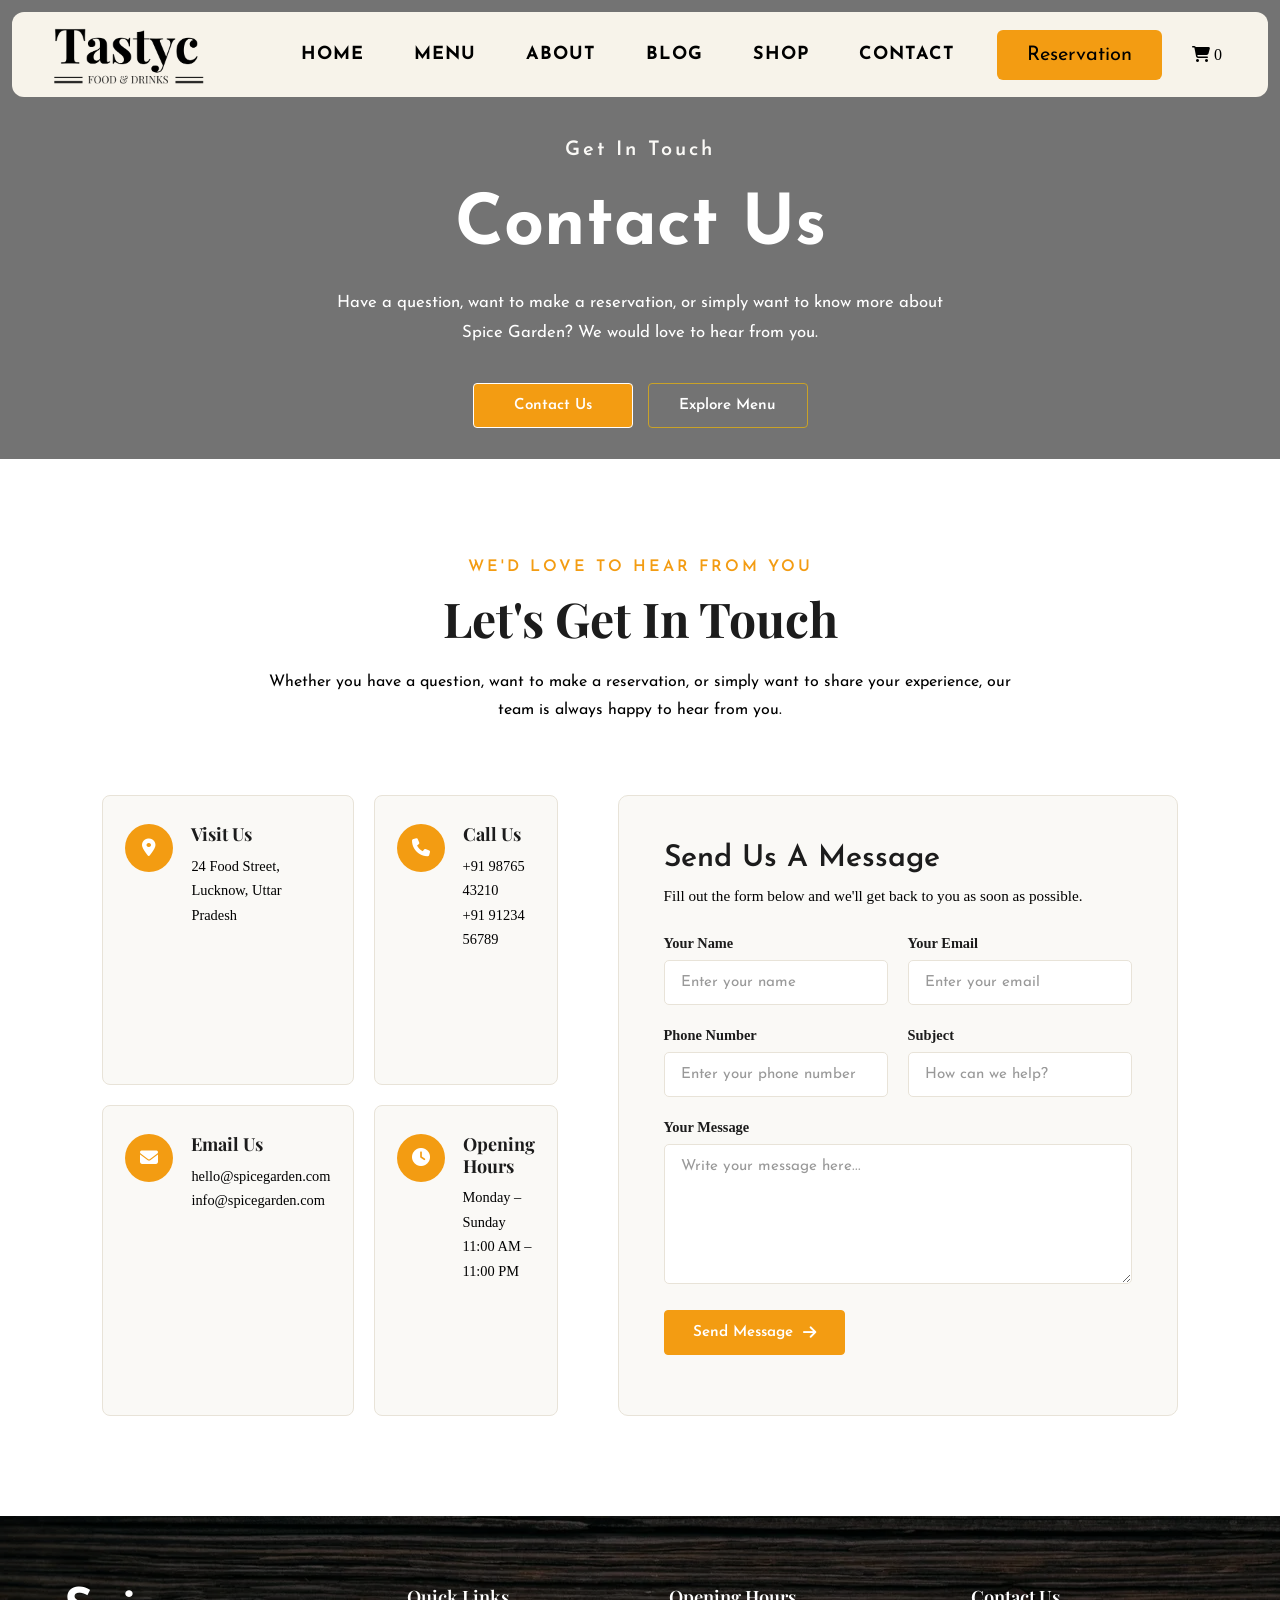
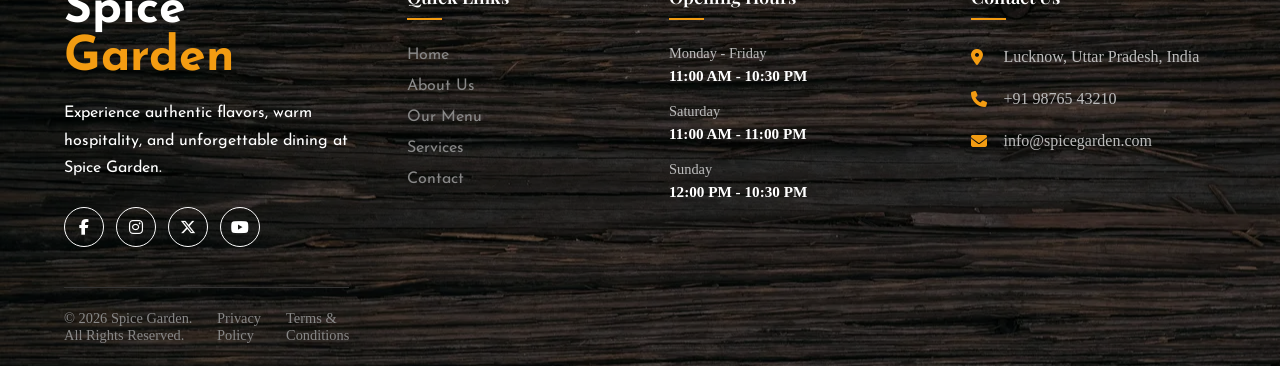
<file: contact.html>
<!doctype html>
<html lang="en">
  <head>
    <meta charset="UTF-8" />
    <meta name="viewport" content="width=device-width, initial-scale=1.0" />
    <meta
      name="description"
      content="Premium restaurant offering delicious cuisine, elegant dining and exceptional service."
    />
    <meta
      name="keywords"
      content="restaurant, fine dining, food, dinner, lunch, reservation"
    />
    <meta name="author" content="Spice Garden Restaurant" />
    <title>Spice Garden Restaurant | Fine Dining Experience</title>
    <!-- Google Fonts -->
    <link rel="preconnect" href="https://fonts.googleapis.com" />
    <link rel="preconnect" href="https://fonts.gstatic.com" crossorigin />
    <link
      href="https://fonts.googleapis.com/css2?family=Josefin+Sans:ital,wght@0,100..700;1,100..700&family=Playfair+Display:ital,wght@0,400..900;1,400..900&display=swap"
      rel="stylesheet"
    />
    <link rel="preconnect" href="https://fonts.googleapis.com" />
    <link rel="preconnect" href="https://fonts.gstatic.com" crossorigin />
    <link
      href="https://fonts.googleapis.com/css2?family=Josefin+Sans:ital,wght@0,100..700;1,100..700&family=Playfair+Display:ital,wght@0,400..900;1,400..900&display=swap"
      rel="stylesheet"
    />

    <!-- Font Awesome -->
    <link
      rel="stylesheet"
      href="https://cdnjs.cloudflare.com/ajax/libs/font-awesome/6.7.2/css/all.min.css"
    />
    <link
      rel="stylesheet"
      href="https://fonts.googleapis.com/css2?family=Material+Symbols+Outlined:opsz,wght,FILL,GRAD@20..48,100..700,0..1,-50..200&icon_names=add_shopping_cart"
    />
    <!-- Main CSS -->
    <link rel="stylesheet" href="css/pages/contact.css" />
    <!-- --Header, Advertisment and Footer CSS-- -->
    <link rel="stylesheet" href="css/style.css" />
    <link rel="stylesheet" href="css/global.css" />
  </head>
  <body>
    <!-- ================= CONTACT HERO VIDEO ================= -->

    <div class="contact-video-container">
      <div class="contact-hero-overlay"></div>

      <video autoplay muted loop id="contact-bg-video">
        <source
          src="./assets/images/hero/restoria-preview.mp4"
          type="video/mp4"
        />
      </video>
    </div>

    <header>
      <!-- -------LOGO-------- -->
      <div class="logo">
        <a href="index.html"><img src="./assets/logo/logo-sm-white.png" /></a>
      </div>
      <!-- -------NAVIGATION BAR-------- -->
      <nav>
        <ul class="nav-links">
          <li><a href="./index.html">Home</a></li>
          <li><a href="menu.html">Menu</a></li>
          <li><a href="./about.html">About</a></li>
          <li><a href="./blog.html">Blog</a></li>
          <li><a href="./shop.html">Shop</a></li>
          <li><a href="./contact.html">Contact</a></li>
        </ul>
      </nav>
      <!-- -------HAMBURGER MENU-------- -->
      <div class="hamburger">
        <i class="fas fa-bars"></i>
      </div>
      <!-- ------Reservation Button------- -->
      <a href="./contact.html" class="tst-btn tst-res-btn">Reservation</a>
      <!-- ---------cart-------- -->
      <a href="./shop.html" class="header-cart">
        <i class="fa-solid fa-cart-shopping"></i>
        <span class="cart-count">0</span>
      </a>
    </header>

    <!-- ================= CONTACT HERO ================= -->

    <section class="contact-hero" id="contact">
      <div class="contact-hero-content">
        <span class="contact-hero-subtitle"> Get In Touch </span>

        <h1>Contact Us</h1>

        <p>
          Have a question, want to make a reservation, or simply want to know
          more about Spice Garden? We would love to hear from you.
        </p>

        <div class="contact-hero-buttons">
          <a href="#contact-form" class="contact-btn contact-btn-primary">
            Contact Us
          </a>

          <a href="./menu.html" class="contact-btn contact-btn-secondary">
            Explore Menu
          </a>
        </div>
      </div>
    </section>

    <!-- ================= CONTACT SECTION ================= -->

    <section class="contact-section" id="contact-form">
      <div class="contact-container">
        <!-- ================= SECTION HEADER ================= -->

        <div class="contact-section-header">
          <span>We'd Love To Hear From You</span>

          <h2>Let's Get In Touch</h2>

          <p>
            Whether you have a question, want to make a reservation, or simply
            want to share your experience, our team is always happy to hear from
            you.
          </p>
        </div>

        <!-- ================= CONTACT CONTENT ================= -->

        <div class="contact-content">
          <!-- ================= CONTACT INFO ================= -->

          <div class="contact-info">
            <div class="contact-info-card">
              <div class="contact-icon">
                <i class="fas fa-location-dot"></i>
              </div>

              <div>
                <h3>Visit Us</h3>
                <p>
                  24 Food Street,<br />
                  Lucknow, Uttar Pradesh
                </p>
              </div>
            </div>

            <div class="contact-info-card">
              <div class="contact-icon">
                <i class="fas fa-phone"></i>
              </div>

              <div>
                <h3>Call Us</h3>
                <p>
                  +91 98765 43210<br />
                  +91 91234 56789
                </p>
              </div>
            </div>

            <div class="contact-info-card">
              <div class="contact-icon">
                <i class="fas fa-envelope"></i>
              </div>

              <div>
                <h3>Email Us</h3>
                <p>
                  hello@spicegarden.com<br />
                  info@spicegarden.com
                </p>
              </div>
            </div>

            <div class="contact-info-card">
              <div class="contact-icon">
                <i class="fas fa-clock"></i>
              </div>

              <div>
                <h3>Opening Hours</h3>
                <p>
                  Monday – Sunday<br />
                  11:00 AM – 11:00 PM
                </p>
              </div>
            </div>
          </div>

          <!-- ================= CONTACT FORM ================= -->

          <div class="contact-form-wrapper">
            <div class="contact-form-heading">
              <h3>Send Us A Message</h3>

              <p>
                Fill out the form below and we'll get back to you as soon as
                possible.
              </p>
            </div>

            <form class="contact-form" id="contactForm">
              <div class="form-row">
                <div class="form-group">
                  <label for="name">Your Name</label>

                  <input
                    type="text"
                    id="name"
                    name="name"
                    placeholder="Enter your name"
                    required
                  />
                </div>

                <div class="form-group">
                  <label for="email">Your Email</label>

                  <input
                    type="email"
                    id="email"
                    name="email"
                    placeholder="Enter your email"
                    required
                  />
                </div>
              </div>

              <div class="form-row">
                <div class="form-group">
                  <label for="phone">Phone Number</label>

                  <input
                    type="tel"
                    id="phone"
                    name="phone"
                    placeholder="Enter your phone number"
                  />
                </div>

                <div class="form-group">
                  <label for="subject">Subject</label>

                  <input
                    type="text"
                    id="subject"
                    name="subject"
                    placeholder="How can we help?"
                  />
                </div>
              </div>

              <div class="form-group">
                <label for="message">Your Message</label>

                <textarea
                  id="message"
                  name="message"
                  rows="6"
                  placeholder="Write your message here..."
                  required
                ></textarea>
              </div>

              <button type="submit" class="contact-submit-btn">
                Send Message
                <i class="fas fa-arrow-right"></i>
              </button>

              <p class="form-message" id="formMessage"></p>
            </form>
          </div>
        </div>
      </div>
    </section>

    <!-- footer----------- -->
    <footer class="footer">
      <div class="footer-container">
        <div class="footer-overlay"></div>

        <!-- Brand -->
        <div class="footer-column footer-brand">
          <a href="#" class="footer-logo">Spice <span>Garden</span></a>

          <p>
            Experience authentic flavors, warm hospitality, and unforgettable
            dining at Spice Garden.
          </p>

          <div class="footer-social">
            <a href="#" aria-label="Facebook">
              <i class="fa-brands fa-facebook-f"></i>
            </a>

            <a href="#" aria-label="Instagram">
              <i class="fa-brands fa-instagram"></i>
            </a>

            <a href="#" aria-label="Twitter">
              <i class="fa-brands fa-x-twitter"></i>
            </a>

            <a href="#" aria-label="YouTube">
              <i class="fa-brands fa-youtube"></i>
            </a>
          </div>
        </div>

        <!-- Quick Links -->
        <div class="footer-column">
          <h3>Quick Links</h3>

          <ul class="footer-links">
            <li><a href="./index.html">Home</a></li>
            <li><a href="./about.html">About Us</a></li>
            <li><a href="./menu.html">Our Menu</a></li>
            <li><a href="./services.html">Services</a></li>
            <li><a href="./contact.html">Contact</a></li>
          </ul>
        </div>

        <!-- Opening Hours -->
        <div class="footer-column">
          <h3>Opening Hours</h3>

          <div class="opening-hours">
            <div>
              <span>Monday - Friday</span>
              <strong>11:00 AM - 10:30 PM</strong>
            </div>

            <div>
              <span>Saturday</span>
              <strong>11:00 AM - 11:00 PM</strong>
            </div>

            <div>
              <span>Sunday</span>
              <strong>12:00 PM - 10:30 PM</strong>
            </div>
          </div>
        </div>

        <!-- Contact -->
        <div class="footer-column">
          <h3>Contact Us</h3>

          <ul class="footer-contact">
            <li>
              <i class="fa-solid fa-location-dot"></i>
              <span>Lucknow, Uttar Pradesh, India</span>
            </li>

            <li>
              <i class="fa-solid fa-phone"></i>
              <a href="tel:+919876543210">+91 98765 43210</a>
            </li>

            <li>
              <i class="fa-solid fa-envelope"></i>
              <a href="mailto:info@spicegarden.com"> info@spicegarden.com </a>
            </li>
          </ul>
        </div>

        <!-- Bottom Footer -->
        <div class="footer-bottom">
          <p>© 2026 Spice Garden. All Rights Reserved.</p>

          <div class="footer-bottom-links">
            <a href="#">Privacy Policy</a>
            <a href="#">Terms & Conditions</a>
          </div>
        </div>
      </div>
    </footer>

    <script src="./js/script.js"></script>
    <script src="./js/cart.js"></script>
    <script src="./js/contact.js"></script>
  </body>
</html>
</file>
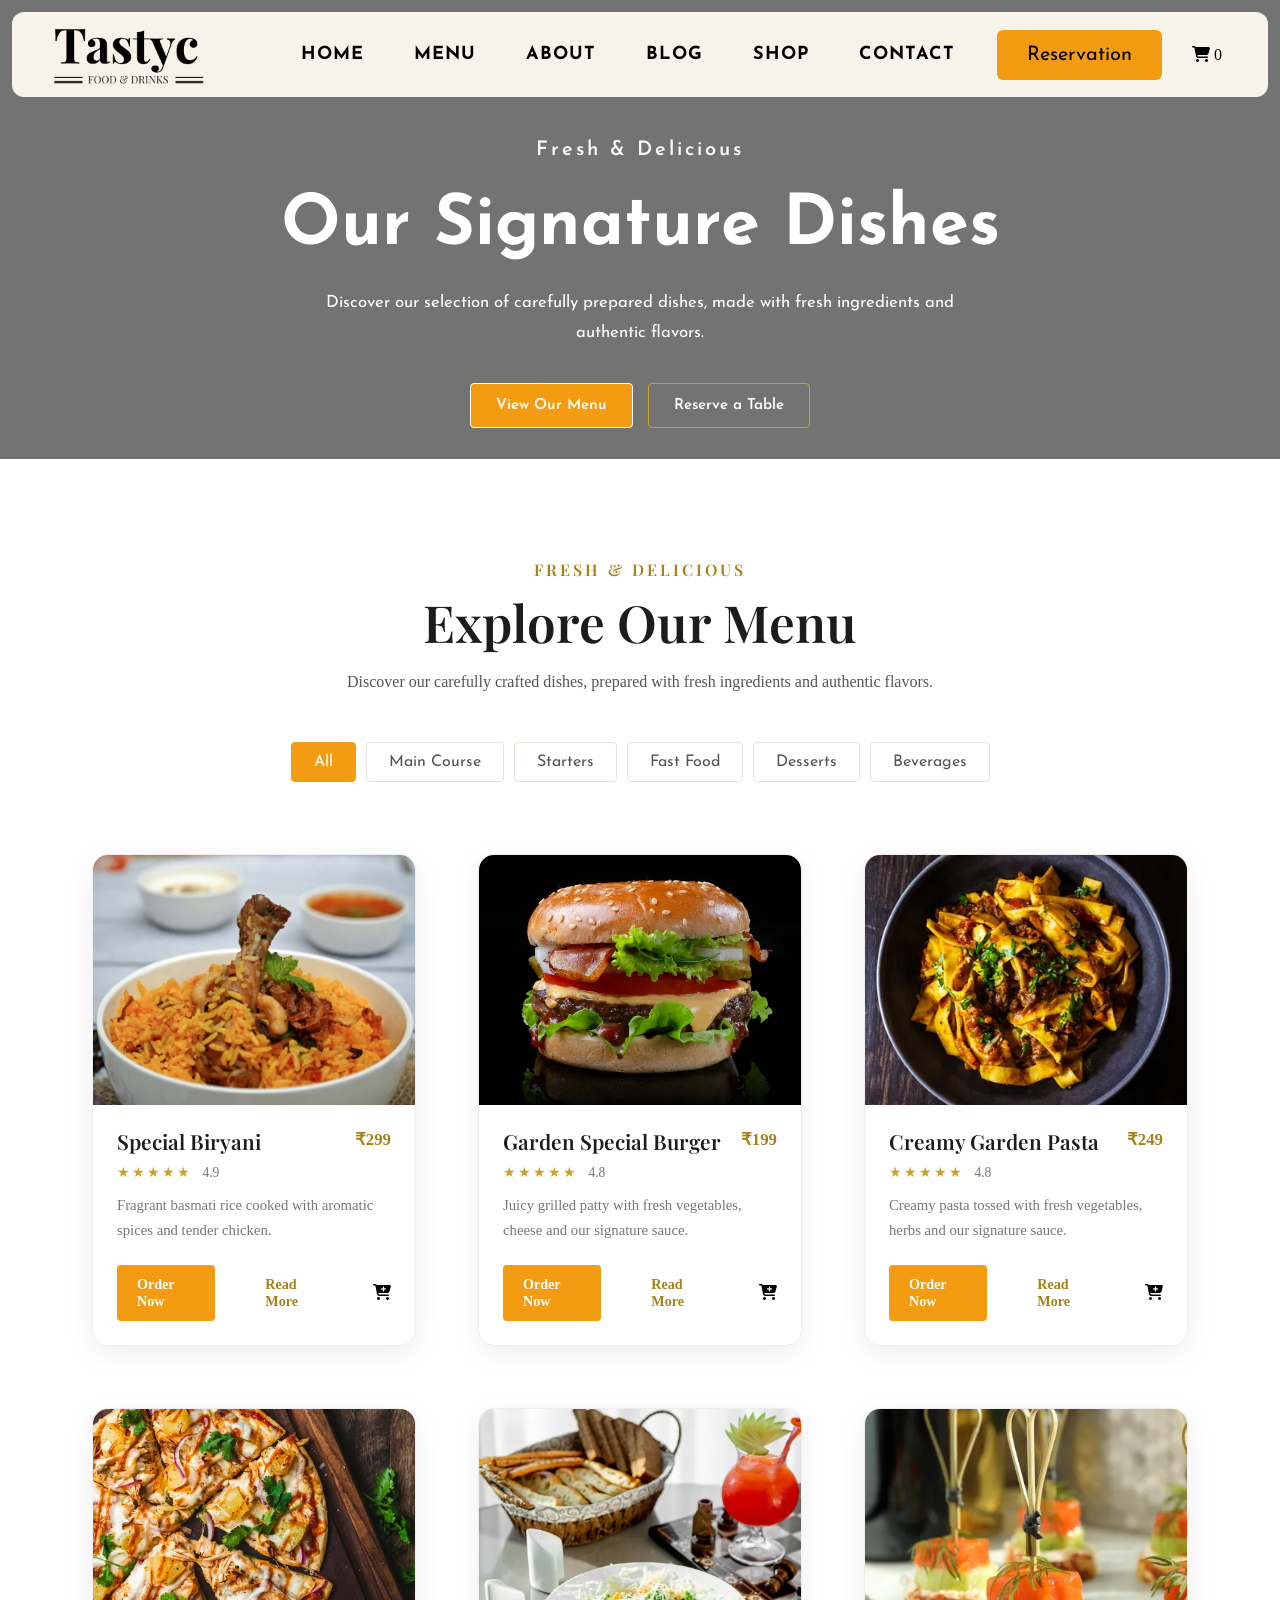
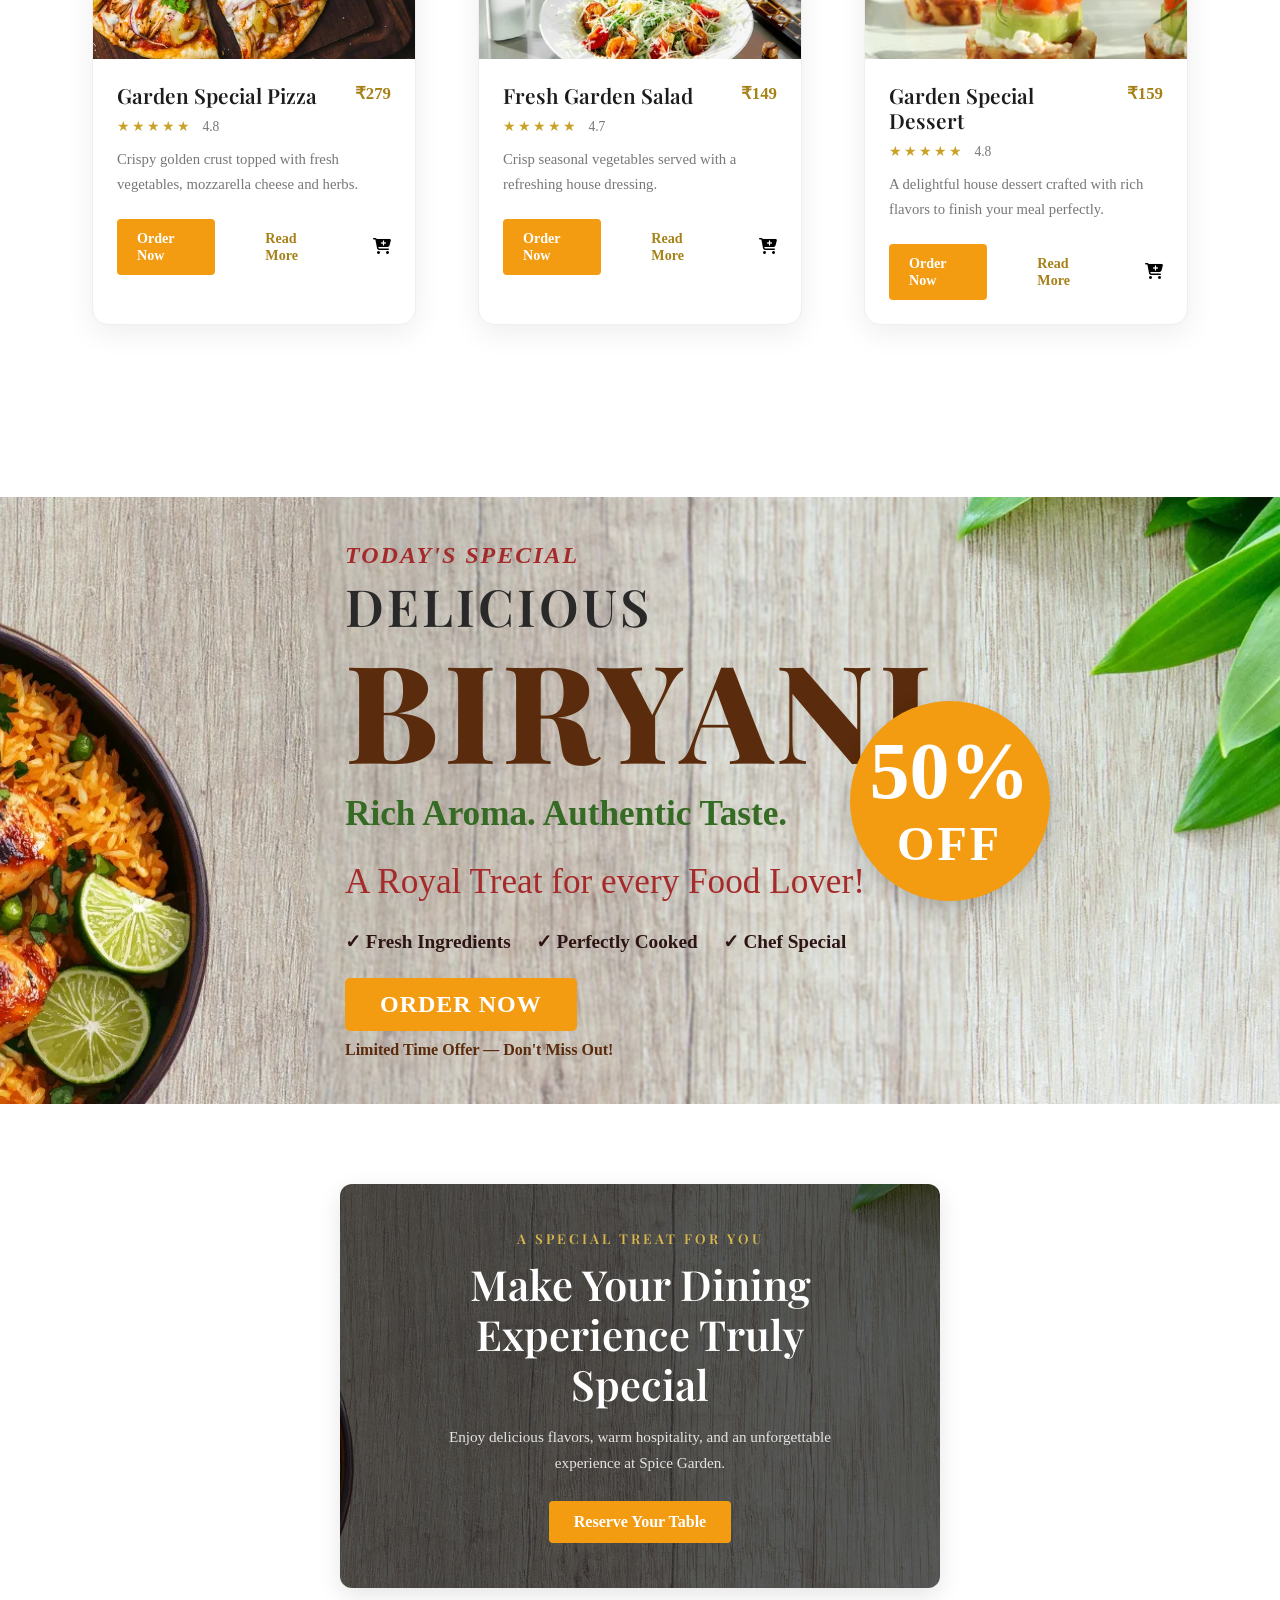
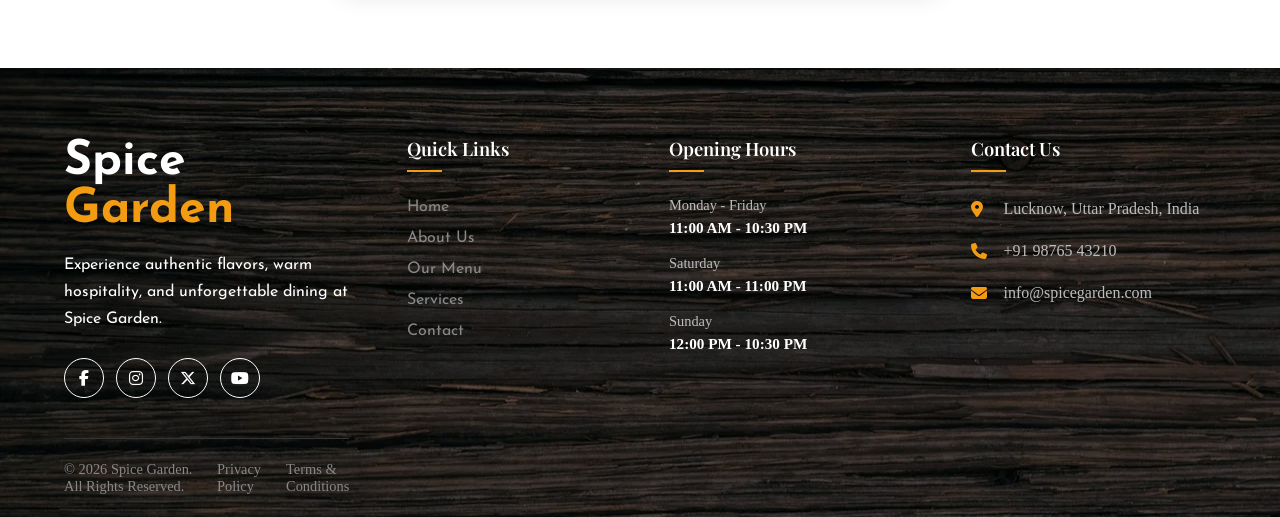
<file: menu.html>
<!doctype html>
<html lang="en">
  <head>
    <meta charset="UTF-8" />
    <meta name="viewport" content="width=device-width, initial-scale=1.0" />
    <meta
      name="description"
      content="Premium restaurant offering delicious cuisine, elegant dining and exceptional service."
    />
    <meta
      name="keywords"
      content="restaurant, fine dining, food, dinner, lunch, reservation"
    />
    <meta name="author" content="Spice Garden Restaurant" />
    <title>Spice Garden Restaurant | Fine Dining Experience</title>
    <!-- Google Fonts -->
    <link rel="preconnect" href="https://fonts.googleapis.com" />
    <link rel="preconnect" href="https://fonts.gstatic.com" crossorigin />
    <link
      href="https://fonts.googleapis.com/css2?family=Josefin+Sans:ital,wght@0,100..700;1,100..700&family=Playfair+Display:ital,wght@0,400..900;1,400..900&display=swap"
      rel="stylesheet"
    />
    <link rel="preconnect" href="https://fonts.googleapis.com" />
    <link rel="preconnect" href="https://fonts.gstatic.com" crossorigin />
    <link
      href="https://fonts.googleapis.com/css2?family=Josefin+Sans:ital,wght@0,100..700;1,100..700&family=Playfair+Display:ital,wght@0,400..900;1,400..900&display=swap"
      rel="stylesheet"
    />

    <!-- Font Awesome -->
    <link
      rel="stylesheet"
      href="https://cdnjs.cloudflare.com/ajax/libs/font-awesome/6.7.2/css/all.min.css"
    />
    <link
      rel="stylesheet"
      href="https://fonts.googleapis.com/css2?family=Material+Symbols+Outlined:opsz,wght,FILL,GRAD@20..48,100..700,0..1,-50..200&icon_names=add_shopping_cart"
    />
    <!-- Main CSS -->
    <link rel="stylesheet" href="css/pages/menu.css" />
    <!-- --Header, Advertisment and Footer CSS-- -->
    <link rel="stylesheet" href="css/style.css" />
    <link rel="stylesheet" href="css/global.css" />
  </head>

  <body>
    <div class="menu-video-container">
      <div class="menu-hero-overlay"></div>
      <video autoplay muted loop id="menu-bg-video">
        <source
          src="./assets/images/hero/restoria-preview.mp4"
          type="video/mp4"
        />
      </video>
    </div>
    <header>
      <!-- -------LOGO-------- -->
      <div class="logo">
        <a href="index.html"><img src="./assets/logo/logo-sm-white.png" /></a>
      </div>
      <!-- -------NAVIGATION BAR-------- -->
      <nav>
        <ul class="nav-links">
          <li><a href="./index.html">Home</a></li>
          <li><a href="menu.html">Menu</a></li>
          <li><a href="./about.html">About</a></li>
          <li><a href="./blog.html">Blog</a></li>
          <li><a href="./shop.html">Shop</a></li>
          <li><a href="./contact.html">Contact</a></li>
        </ul>
      </nav>
      <!-- -------HAMBURGER MENU-------- -->
      <div class="hamburger">
        <i class="fas fa-bars"></i>
      </div>
      <!-- ------Reservation Button------- -->
      <a href="./contact.html" class="tst-btn tst-res-btn">Reservation</a>
      <!-- ---------cart-------- -->
      <a href="./shop.html" class="header-cart">
        <i class="fa-solid fa-cart-shopping"></i>
        <span class="cart-count">0</span>
      </a>
    </header>

    <!-- ================= HERO SECTION ================= -->

    <section class="menu-hero" id="home">
      <div class="menu-hero-content">
        <span class="menu-hero-subtitle">Fresh & Delicious</span>

        <h1>Our Signature Dishes</h1>

        <p>
          Discover our selection of carefully prepared dishes, made with fresh
          ingredients and authentic flavors.
        </p>

        <div class="menu-hero-buttons">
          <a href="#menu" class="menu-btn menu-btn-primary"> View Our Menu </a>

          <a href="#reservation" class="menu-btn menu-btn-secondary">
            Reserve a Table
          </a>
        </div>
      </div>
    </section>

    <!-- =========================
     MENU SECTION
========================= -->

    <section class="menu-section" id="menu">
      <div class="container">
        <!-- Section Heading -->
        <div class="menu-section-heading">
          <span class="menu-eyebrow"> Fresh & Delicious </span>

          <h2>Explore Our Menu</h2>

          <p>
            Discover our carefully crafted dishes, prepared with fresh
            ingredients and authentic flavors.
          </p>
        </div>

        <!-- Menu Categories -->

        <div class="menu-categories">
          <button class="menu-filter active" data-category="all">All</button>

          <button class="menu-filter" data-category="main-course">
            Main Course
          </button>

          <button class="menu-filter" data-category="starters">Starters</button>

          <button class="menu-filter" data-category="fast-food">
            Fast Food
          </button>

          <button class="menu-filter" data-category="desserts">Desserts</button>

          <button class="menu-filter" data-category="beverages">
            Beverages
          </button>
        </div>

        <!-- Menu Grid -->

        <div class="menu-grid">
          <!-- Biryani -->
          <article class="menu-card">
            <div class="menu-card-image">
              <img
                src="./assets/images/food-gallery/biryani.webp"
                alt="Special Biryani"
                loading="lazy"
              />
            </div>

            <div class="menu-card-content">
              <div class="menu-card-header">
                <h3>Special Biryani</h3>
                <span class="menu-price">₹299</span>
              </div>

              <div class="menu-rating">★★★★★ <span>4.9</span></div>

              <p>
                Fragrant basmati rice cooked with aromatic spices and tender
                chicken.
              </p>

              <div class="menu-card-footer">
                <a href="#" class="menu-order-btn"> Order Now </a>

                <a href="#" class="menu-read-more"> Read More </a>
                <!-- Add To Cart -->
                <button
                  type="button"
                  class="menu-cart-btn"
                  aria-label="Add Special Biryani to cart"
                  data-name="Special Biryani"
                  data-price="299"
                  data-image="./assets/images/food-gallery/biryani.webp"
                >
                  <i class="fa-solid fa-cart-plus"></i>
                </button>
              </div>
            </div>
          </article>

          <!-- Burger -->
          <article class="menu-card">
            <div class="menu-card-image">
              <img
                src="./assets/images/food-gallery/burger.webp"
                alt="Garden Special Burger"
                loading="lazy"
              />
            </div>

            <div class="menu-card-content">
              <div class="menu-card-header">
                <h3>Garden Special Burger</h3>
                <span class="menu-price">₹199</span>
              </div>

              <div class="menu-rating">★★★★★ <span>4.8</span></div>

              <p>
                Juicy grilled patty with fresh vegetables, cheese and our
                signature sauce.
              </p>

              <div class="menu-card-footer">
                <a href="#" class="menu-order-btn"> Order Now </a>

                <a href="#" class="menu-read-more"> Read More </a>
                <button
                  type="button"
                  class="menu-cart-btn"
                  aria-label="Add Creamy Garden Pasta to cart"
                  data-name="Creamy Garden Pasta"
                  data-price="249"
                  data-image="./assets/images/food-gallery/pasta.webp"
                >
                  <i class="fa-solid fa-cart-plus"></i>
                </button>
              </div>
            </div>
          </article>

          <!-- Pasta -->
          <article class="menu-card">
            <div class="menu-card-image">
              <img
                src="./assets/images/food-gallery/pasta.webp"
                alt="Creamy Garden Pasta"
                loading="lazy"
              />
            </div>

            <div class="menu-card-content">
              <div class="menu-card-header">
                <h3>Creamy Garden Pasta</h3>
                <span class="menu-price">₹249</span>
              </div>

              <div class="menu-rating">★★★★★ <span>4.8</span></div>

              <p>
                Creamy pasta tossed with fresh vegetables, herbs and our
                signature sauce.
              </p>

              <div class="menu-card-footer">
                <a href="#" class="menu-order-btn"> Order Now </a>

                <a href="#" class="menu-read-more"> Read More </a>
                <button
                  type="button"
                  class="menu-cart-btn"
                  aria-label="Add Fresh Garden Salad to cart"
                  data-name="Fresh Garden Salad"
                  data-price="149"
                  data-image="./assets/images/food-gallery/salad.webp"
                >
                  <i class="fa-solid fa-cart-plus"></i>
                </button>
              </div>
            </div>
          </article>

          <!-- Pizza -->
          <article class="menu-card">
            <div class="menu-card-image">
              <img
                src="./assets/images/food-gallery/pizza.webp"
                alt="Garden Special Pizza"
                loading="lazy"
              />
            </div>

            <div class="menu-card-content">
              <div class="menu-card-header">
                <h3>Garden Special Pizza</h3>
                <span class="menu-price">₹279</span>
              </div>

              <div class="menu-rating">★★★★★ <span>4.8</span></div>

              <p>
                Crispy golden crust topped with fresh vegetables, mozzarella
                cheese and herbs.
              </p>

              <div class="menu-card-footer">
                <a href="#" class="menu-order-btn"> Order Now </a>

                <a href="#" class="menu-read-more"> Read More </a>
                <button
                  type="button"
                  class="menu-cart-btn"
                  aria-label="Add Garden Special Pizza to cart"
                  data-name="Garden Special Pizza"
                  data-price="279"
                  data-image="./assets/images/food-gallery/pizza.webp"
                >
                  <i class="fa-solid fa-cart-plus"></i>
                </button>
              </div>
            </div>
          </article>

          <!-- Salad -->
          <article class="menu-card">
            <div class="menu-card-image">
              <img
                src="./assets/images/food-gallery/salad.webp"
                alt="Fresh Garden Salad"
                loading="lazy"
              />
            </div>

            <div class="menu-card-content">
              <div class="menu-card-header">
                <h3>Fresh Garden Salad</h3>
                <span class="menu-price">₹149</span>
              </div>

              <div class="menu-rating">★★★★★ <span>4.7</span></div>

              <p>
                Crisp seasonal vegetables served with a refreshing house
                dressing.
              </p>

              <div class="menu-card-footer">
                <a href="#" class="menu-order-btn"> Order Now </a>

                <a href="#" class="menu-read-more"> Read More </a>
                <button
                  type="button"
                  class="menu-cart-btn"
                  aria-label="Add Fresh Garden Salad to cart"
                  data-name="Fresh Garden Salad"
                  data-price="149"
                  data-image="./assets/images/food-gallery/salad.webp"
                >
                  <i class="fa-solid fa-cart-plus"></i>
                </button>
              </div>
            </div>
          </article>

          <!-- Dessert -->
          <article class="menu-card">
            <div class="menu-card-image">
              <img
                src="./assets/images/food-gallery/dessert.webp"
                alt="Garden Special Dessert"
                loading="lazy"
              />
            </div>

            <div class="menu-card-content">
              <div class="menu-card-header">
                <h3>Garden Special Dessert</h3>
                <span class="menu-price">₹159</span>
              </div>

              <div class="menu-rating">★★★★★ <span>4.8</span></div>

              <p>
                A delightful house dessert crafted with rich flavors to finish
                your meal perfectly.
              </p>

              <div class="menu-card-footer">
                <a href="#" class="menu-order-btn"> Order Now </a>

                <a href="#" class="menu-read-more"> Read More </a>
                <button
                  type="button"
                  class="menu-cart-btn"
                  aria-label="Add Garden Special Dessert to cart"
                  data-name="Garden Special Dessert"
                  data-price="159"
                  data-image="./assets/images/food-gallery/dessert.webp"
                >
                  <i class="fa-solid fa-cart-plus"></i>
                </button>
              </div>
            </div>
          </article>
        </div>
      </div>
    </section>

    <!-- ------advertise------- -->
    <section class="biryani-ad">
      <div class="biryani-overlay">
        <span class="ad-label">TODAY'S SPECIAL</span>

        <h2>
          DELICIOUS
          <span>BIRYANI</span>
        </h2>

        <p class="ad-tagline">Rich Aroma. Authentic Taste.</p>

        <p class="ad-description">A Royal Treat for every Food Lover!</p>

        <div class="ad-features">
          <span>✓ Fresh Ingredients</span>
          <span>✓ Perfectly Cooked</span>
          <span>✓ Chef Special</span>
        </div>

        <a href="#order" class="ad-order-btn"> ORDER NOW </a>

        <p class="ad-limited">Limited Time Offer — Don't Miss Out!</p>
      </div>

      <!-- 50% OFF -->
      <div class="offer-badge">
        <span>50%</span>
        <strong>OFF</strong>
      </div>
    </section>

    <!-- =========================
     ADVERTISEMENT
========================== -->

    <section class="menu-ad">
      <div class="menu-ad-content">
        <span class="menu-ad-label"> A Special Treat For You </span>

        <h2>Make Your Dining Experience Truly Special</h2>

        <p>
          Enjoy delicious flavors, warm hospitality, and an unforgettable
          experience at Spice Garden.
        </p>

        <a href="#reservation" class="menu-ad-btn"> Reserve Your Table </a>
      </div>
    </section>

    <!-- footer----------- -->
    <footer class="footer">
      <div class="footer-container">
        <div class="footer-overlay"></div>

        <!-- Brand -->
        <div class="footer-column footer-brand">
          <a href="#" class="footer-logo">Spice <span>Garden</span></a>

          <p>
            Experience authentic flavors, warm hospitality, and unforgettable
            dining at Spice Garden.
          </p>

          <div class="footer-social">
            <a href="#" aria-label="Facebook">
              <i class="fa-brands fa-facebook-f"></i>
            </a>

            <a href="#" aria-label="Instagram">
              <i class="fa-brands fa-instagram"></i>
            </a>

            <a href="#" aria-label="Twitter">
              <i class="fa-brands fa-x-twitter"></i>
            </a>

            <a href="#" aria-label="YouTube">
              <i class="fa-brands fa-youtube"></i>
            </a>
          </div>
        </div>

        <!-- Quick Links -->
        <div class="footer-column">
          <h3>Quick Links</h3>

          <ul class="footer-links">
            <li><a href="./index.html">Home</a></li>
            <li><a href="./about.html">About Us</a></li>
            <li><a href="./menu.html">Our Menu</a></li>
            <li><a href="./services.html">Services</a></li>
            <li><a href="./contact.html">Contact</a></li>
          </ul>
        </div>

        <!-- Opening Hours -->
        <div class="footer-column">
          <h3>Opening Hours</h3>

          <div class="opening-hours">
            <div>
              <span>Monday - Friday</span>
              <strong>11:00 AM - 10:30 PM</strong>
            </div>

            <div>
              <span>Saturday</span>
              <strong>11:00 AM - 11:00 PM</strong>
            </div>

            <div>
              <span>Sunday</span>
              <strong>12:00 PM - 10:30 PM</strong>
            </div>
          </div>
        </div>

        <!-- Contact -->
        <div class="footer-column">
          <h3>Contact Us</h3>

          <ul class="footer-contact">
            <li>
              <i class="fa-solid fa-location-dot"></i>
              <span>Lucknow, Uttar Pradesh, India</span>
            </li>

            <li>
              <i class="fa-solid fa-phone"></i>
              <a href="tel:+919876543210">+91 98765 43210</a>
            </li>

            <li>
              <i class="fa-solid fa-envelope"></i>
              <a href="mailto:info@spicegarden.com"> info@spicegarden.com </a>
            </li>
          </ul>
        </div>

        <!-- Bottom Footer -->
        <div class="footer-bottom">
          <p>© 2026 Spice Garden. All Rights Reserved.</p>

          <div class="footer-bottom-links">
            <a href="#">Privacy Policy</a>
            <a href="#">Terms & Conditions</a>
          </div>
        </div>
      </div>
    </footer>

    <script src="./js/script.js"></script>
    <script src="./js/cart.js"></script>
    <script src="./js/contact.js"></script>
  </body>
</html>
</file>
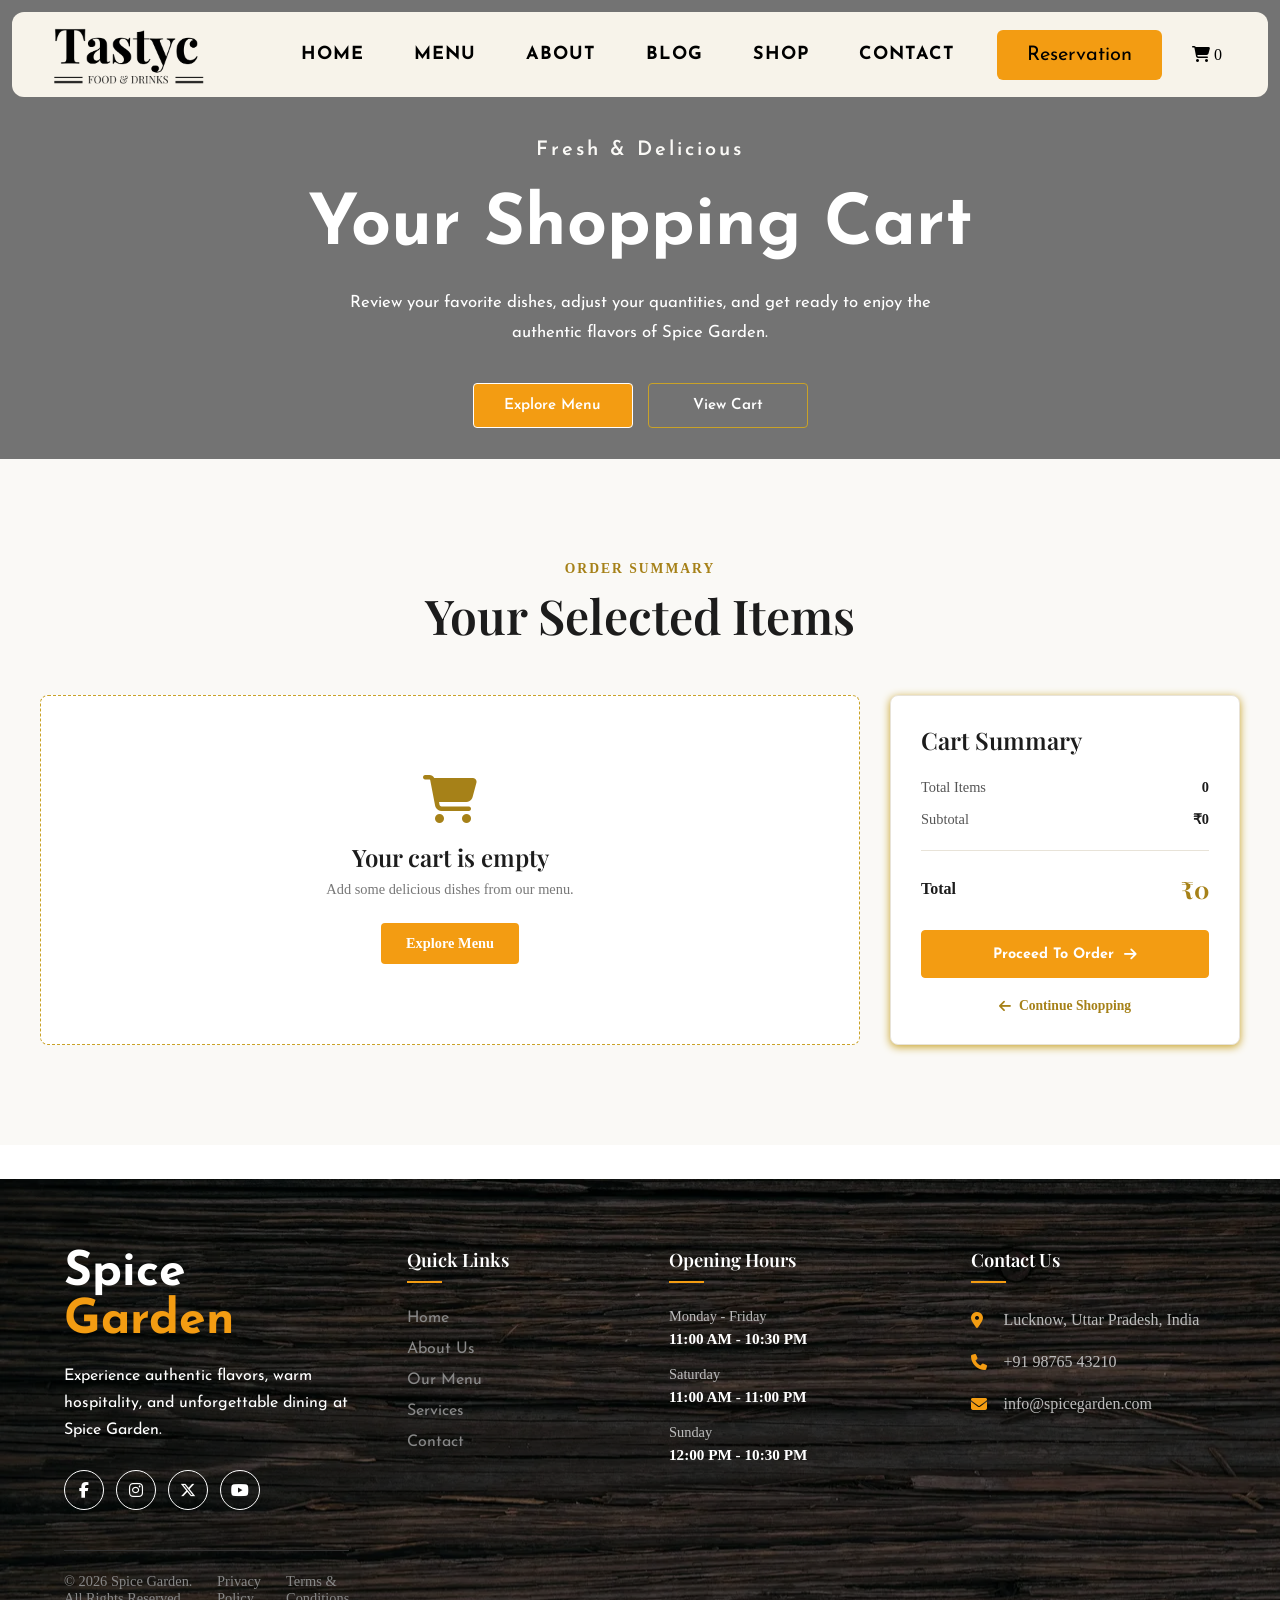
<file: shop.html>
<!doctype html>
<html lang="en">
  <head>
    <meta charset="UTF-8" />
    <meta name="viewport" content="width=device-width, initial-scale=1.0" />
    <meta
      name="description"
      content="Premium restaurant offering delicious cuisine, elegant dining and exceptional service."
    />
    <meta
      name="keywords"
      content="restaurant, fine dining, food, dinner, lunch, reservation"
    />
    <meta name="author" content="Spice Garden Restaurant" />
    <title>Spice Garden Restaurant | Fine Dining Experience</title>
    <!-- Google Fonts -->
    <link rel="preconnect" href="https://fonts.googleapis.com" />
    <link rel="preconnect" href="https://fonts.gstatic.com" crossorigin />
    <link
      href="https://fonts.googleapis.com/css2?family=Josefin+Sans:ital,wght@0,100..700;1,100..700&family=Playfair+Display:ital,wght@0,400..900;1,400..900&display=swap"
      rel="stylesheet"
    />
    <link rel="preconnect" href="https://fonts.googleapis.com" />
    <link rel="preconnect" href="https://fonts.gstatic.com" crossorigin />
    <link
      href="https://fonts.googleapis.com/css2?family=Josefin+Sans:ital,wght@0,100..700;1,100..700&family=Playfair+Display:ital,wght@0,400..900;1,400..900&display=swap"
      rel="stylesheet"
    />

    <!-- Font Awesome -->
    <link
      rel="stylesheet"
      href="https://cdnjs.cloudflare.com/ajax/libs/font-awesome/6.7.2/css/all.min.css"
    />
    <link
      rel="stylesheet"
      href="https://fonts.googleapis.com/css2?family=Material+Symbols+Outlined:opsz,wght,FILL,GRAD@20..48,100..700,0..1,-50..200&icon_names=add_shopping_cart"
    />
    <!-- Main CSS -->
    <link rel="stylesheet" href="css/pages/shop.css" />
    <!-- --Header, Advertisment and Footer CSS-- -->
    <link rel="stylesheet" href="css/style.css" />
    <link rel="stylesheet" href="css/global.css" />
  </head>

  <body>
    <!-- ================= SHOP HERO VIDEO ================= -->

    <div class="shop-video-container">
      <div class="shop-hero-overlay"></div>

      <video autoplay muted loop id="shop-bg-video">
        <source
          src="./assets/images/hero/restoria-preview.mp4"
          type="video/mp4"
        />
      </video>
    </div>
    <header>
      <!-- -------LOGO-------- -->
      <div class="logo">
        <a href="index.html"><img src="./assets/logo/logo-sm-white.png" /></a>
      </div>
      <!-- -------NAVIGATION BAR-------- -->
      <nav>
        <ul class="nav-links">
          <li><a href="./index.html">Home</a></li>
          <li><a href="menu.html">Menu</a></li>
          <li><a href="./about.html">About</a></li>
          <li><a href="./blog.html">Blog</a></li>
          <li><a href="./shop.html">Shop</a></li>
          <li><a href="./contact.html">Contact</a></li>
        </ul>
      </nav>
      <!-- -------HAMBURGER MENU-------- -->
      <div class="hamburger">
        <i class="fas fa-bars"></i>
      </div>
      <!-- ------Reservation Button------- -->
      <a href="./contact.html" class="tst-btn tst-res-btn">Reservation</a>
      <!-- ---------cart-------- -->
      <a href="./shop.html" class="header-cart">
        <i class="fa-solid fa-cart-shopping"></i>
        <span class="cart-count">0</span>
      </a>
    </header>

    <!-- ================= SHOP HERO ================= -->

    <section class="shop-hero" id="shop">
      <div class="shop-hero-content">
        <span class="shop-hero-subtitle"> Fresh & Delicious </span>

        <h1>Your Shopping Cart</h1>

        <p>
          Review your favorite dishes, adjust your quantities, and get ready to
          enjoy the authentic flavors of Spice Garden.
        </p>

        <div class="shop-hero-buttons">
          <a href="./menu.html" class="shop-btn shop-btn-primary">
            Explore Menu
          </a>

          <a href="./shop.html" class="shop-btn shop-btn-secondary" id="view-cart-btn"> View Cart </a>
        </div>
      </div>
    </section>

    <!-- ================= SLIDER SECTION ================= -->

    <div class="shop-slider" id="shop-slider">
      <!-- ================= ORDER SUMMARY ================= -->

      <section class="cart-section" id="cart">
        <div class="cart-container">
          <!-- --Cart Header-- -->
          <div class="cart-heading">
            <span>Order Summary</span>
            <h2>Your Selected Items</h2>
          </div>

          <div class="cart-layout">
            <!-- CART ITEMS -->
            <div class="cart-items-container" id="cart-items">
              <!-- JS yahan products dalega -->
            </div>

            <!-- CART SUMMARY -->
            <aside class="cart-summary">
              <h3>Cart Summary</h3>

              <div class="summary-row">
                <span>Total Items</span>
                <span id="summary-items">0</span>
              </div>

              <div class="summary-row">
                <span>Subtotal</span>
                <span id="cart-subtotal">₹0</span>
              </div>

              <div class="summary-divider"></div>

              <div class="summary-total">
                <span>Total</span>
                <strong id="cart-total">₹0</strong>
              </div>

              <button type="button" class="checkout-btn" id="checkout-btn">
                Proceed To Order
                <i class="fa-solid fa-arrow-right"></i>
              </button>

              <a href="./menu.html" class="continue-shopping">
                <i class="fa-solid fa-arrow-left"></i>
                Continue Shopping
              </a>
            </aside>
          </div>
        </div>
      </section>

      <!-- ================= LOCATION SECTION ================= -->

      <section class="location-section" id="location">
        <div class="location-container">
          <!-- --Location Header-- -->
          <div class="location-header">
            <span>Step 1</span>
            <h2>Delivery Location</h2>
            <p>Enter your delivery details to continue.</p>
          </div>

          <!-- --Location Form-- -->
          <form class="location-form" id="location-form">
            <div class="form-group">
              <label for="customer-name">Full Name</label>
              <input
                type="text"
                id="customer-name"
                placeholder="Enter your full name"
                required
              />
            </div>

            <div class="form-row">
              <div class="form-group">
                <label for="customer-phone">Phone Number</label>
                <input
                  type="tel"
                  id="customer-phone"
                  placeholder="Enter phone number"
                  required
                />
              </div>

              <div class="form-group">
                <label for="customer-pincode">Pincode</label>
                <input
                  type="text"
                  id="customer-pincode"
                  placeholder="Enter pincode"
                  required
                />
              </div>
            </div>

            <div class="form-group">
              <label for="customer-address">Delivery Address</label>
              <textarea
                id="customer-address"
                rows="4"
                placeholder="House no., street, area, landmark"
                required
              ></textarea>
            </div>

            <div class="form-row">
              <div class="form-group">
                <label for="customer-city">City</label>
                <input
                  type="text"
                  id="customer-city"
                  placeholder="Enter city"
                  required
                />
              </div>

              <div class="form-group">
                <label for="customer-state">State</label>
                <input
                  type="text"
                  id="customer-state"
                  placeholder="Enter state"
                  required
                />
              </div>
            </div>

            <button type="submit" class="checkout-next-btn">
              Continue to Payment
              <i class="fa-solid fa-arrow-right"></i>
            </button>
          </form>
        </div>
      </section>

      <!-- ================= PAYMENT SECTION ================= -->
      <section class="payment-section" id="payment">
        <div class="payment-container">
          <!-- --Payment Header-- -->
          <div class="payment-header">
            <span>Step 2</span>
            <h2>Payment Method</h2>
            <p>Choose your preferred payment method.</p>
          </div>

          <!-- --Payment Options-- -->
          <div class="payment-card">
            <label class="payment-option">
              <input type="radio" name="payment-method" value="cod" />

              <span class="payment-icon">
                <i class="fa-solid fa-money-bill-wave"></i>
              </span>

              <span class="payment-info">
                <strong>Cash on Delivery</strong>
                <small>Pay when your order arrives.</small>
              </span>
            </label>

            <label class="payment-option">
              <input type="radio" name="payment-method" value="upi" />

              <span class="payment-icon">
                <i class="fa-solid fa-mobile-screen-button"></i>
              </span>

              <span class="payment-info">
                <strong>UPI</strong>
                <small>Pay securely using UPI.</small>
              </span>
            </label>

            <label class="payment-option">
              <input type="radio" name="payment-method" value="card" />

              <span class="payment-icon">
                <i class="fa-solid fa-credit-card"></i>
              </span>

              <span class="payment-info">
                <strong>Card</strong>
                <small>Pay using debit or credit card.</small>
              </span>
            </label>
          </div>

          <button type="button" class="payment-back-btn" id="payment-back">
            <i class="fa-solid fa-arrow-left"></i>
            Back to Location
          </button>

        </div>
      </section>
    </div>

    <!-- footer----------- -->
    <footer class="footer">
      <div class="footer-container">
        <div class="footer-overlay"></div>

        <!-- Brand -->
        <div class="footer-column footer-brand">
          <a href="#" class="footer-logo">Spice <span>Garden</span></a>

          <p>
            Experience authentic flavors, warm hospitality, and unforgettable
            dining at Spice Garden.
          </p>

          <div class="footer-social">
            <a href="#" aria-label="Facebook">
              <i class="fa-brands fa-facebook-f"></i>
            </a>

            <a href="#" aria-label="Instagram">
              <i class="fa-brands fa-instagram"></i>
            </a>

            <a href="#" aria-label="Twitter">
              <i class="fa-brands fa-x-twitter"></i>
            </a>

            <a href="#" aria-label="YouTube">
              <i class="fa-brands fa-youtube"></i>
            </a>
          </div>
        </div>

        <!-- Quick Links -->
        <div class="footer-column">
          <h3>Quick Links</h3>

          <ul class="footer-links">
            <li><a href="./index.html">Home</a></li>
            <li><a href="./about.html">About Us</a></li>
            <li><a href="./menu.html">Our Menu</a></li>
            <li><a href="./services.html">Services</a></li>
            <li><a href="./contact.html">Contact</a></li>
          </ul>
        </div>

        <!-- Opening Hours -->
        <div class="footer-column">
          <h3>Opening Hours</h3>

          <div class="opening-hours">
            <div>
              <span>Monday - Friday</span>
              <strong>11:00 AM - 10:30 PM</strong>
            </div>

            <div>
              <span>Saturday</span>
              <strong>11:00 AM - 11:00 PM</strong>
            </div>

            <div>
              <span>Sunday</span>
              <strong>12:00 PM - 10:30 PM</strong>
            </div>
          </div>
        </div>

        <!-- Contact -->
        <div class="footer-column">
          <h3>Contact Us</h3>

          <ul class="footer-contact">
            <li>
              <i class="fa-solid fa-location-dot"></i>
              <span>Lucknow, Uttar Pradesh, India</span>
            </li>

            <li>
              <i class="fa-solid fa-phone"></i>
              <a href="tel:+919876543210">+91 98765 43210</a>
            </li>

            <li>
              <i class="fa-solid fa-envelope"></i>
              <a href="mailto:info@spicegarden.com"> info@spicegarden.com </a>
            </li>
          </ul>
        </div>

        <!-- Bottom Footer -->
        <div class="footer-bottom">
          <p>© 2026 Spice Garden. All Rights Reserved.</p>

          <div class="footer-bottom-links">
            <a href="#">Privacy Policy</a>
            <a href="#">Terms & Conditions</a>
          </div>
        </div>
      </div>
    </footer>

    <script src="./js/script.js"></script>
    <script src="./js/cart.js"></script>
    <script src="./js/shop.js"></script>
  </body>
</html>
</file>
<file: css/style.css>
.video-container {
  position: absolute;
  top: 0;
  left: 0;
  width: 100%;
  height: 1080px;
  z-index: -2;
  overflow: hidden;
}

/* -----video-  */
#bg-video {
  position: fixed;
  right: 0;
  bottom: 0;
  min-width: 100%;
  min-height: 100%;
  z-index: -1;
}

/* Dark Overlay */

.hero-overlay {
  position: absolute;
  inset: 0;
  background: rgba(0, 0, 0, 0.55);
  height: 100%;
}

@media (max-width: 768px) {
   .video-container {
    height: 1080px;
    width: 100%;
  }

  #bg-video {
    width: 1920px;
    height: 1080px;
    left: 50%;
    transform: translateX(-50%);
    object-fit: none;
  }

  .hero-overlay {
    width: 100%;
    height: 100%;
  }
}

/* ================= HERO SECTION ================= */

.hero {
  position: relative;
  min-height: 100vh;
  display: flex;
  align-items: center;
  justify-content: center;
  padding: 120px 8% 80px;
  color: #ffffff;
  overflow: hidden;
}

/* Hero Content */

.hero-content {
  position: relative;
  z-index: 2;
  max-width: 850px;
  text-align: center;
  font-family: "Josefin Sans", serif;
}

/* Subtitle */

.hero-subtitle {
  display: inline-block;
  margin-bottom: 30px;
  color: var(--bg-light);
  font-size: 1.25rem;
  font-weight: 600;
  letter-spacing: 3px;
}

/* Heading */

.hero h1 {
  margin-bottom: 25px;
  font-size: clamp(2.8rem, 6vw, 5.5rem);
  color: var(--bg-white);
  line-height: 1.05;
  font-weight: 700;
  font-family: "Josefin Sans", serif;
}

.hero h1 span {
  display: block;
  font-family: "Josefin Sans", serif;
  color: var(--btn-primary);
}

/* Description */

.hero-content p {
  max-width: 650px;
  margin: 0 auto 35px;
  color: var(--bg-white);
  font-size: 1.05rem;
  line-height: 1.8;
  font-family: "Josefin Sans", serif;
}

/* Buttons */

.hero-buttons {
  display: flex;
  justify-content: center;
  align-items: center;
  gap: 15px;
  flex-wrap: wrap;
}

.btn {
  display: inline-flex;
  align-items: center;
  justify-content: center;
  min-width: 160px;
  padding: 14px 25px;
  border-radius: 4px;
  font-size: 0.95rem;
  font-weight: 600;
  text-decoration: none;
  transition: all 0.3s ease;
}

/* Primary Button */

.btn-primary {
  background: var(--btn-primary);
  color: #ffffff;
  border: 1px solid var(--white);
}

.btn-primary:hover {
  background: var(--btn-hover);
  border-color: var(--btn-primary);
  transform: translateY(-3px);
}

/* Secondary Button */

.btn-secondary {
  background: transparent;
  color: #ffffff;
  border: 1px solid var(--border-gold);
}

.btn-secondary:hover {
  background: var(--btn-hover);
  color: #ffffff;
  transform: translateY(-3px);
}

/* Features */

.hero-features {
  display: flex;
  justify-content: center;
  align-items: center;
  gap: 30px;
  margin-top: 45px;
  color: #eeeeee;
  font-size: 0.85rem;
}

.hero-features span {
  position: relative;
}

.hero-features span:not(:last-child)::after {
  content: "•";
  position: absolute;
  right: -18px;
  color: #d4af37;
}

/* Scroll Down */

.scroll-down {
  position: absolute;
  bottom: 25px;
  left: 50%;
  transform: translateX(-50%);
  z-index: 2;
  display: flex;
  flex-direction: column;
  align-items: center;
  gap: 8px;
  color: #ffffff;
  font-size: 0.75rem;
  letter-spacing: 1px;
  text-decoration: none;
  animation: scrollBounce 2s infinite;
}

.scroll-down i {
  color: var(--border-gold);
}

/* Animation */

@keyframes scrollBounce {
  0%,
  100% {
    transform: translate(-50%, 0);
  }

  50% {
    transform: translate(-50%, 8px);
  }
}

/* ================= TABLET ================= */

@media (max-width: 768px) {
  .hero {
    min-height: 90vh;
    padding: 110px 6% 80px;
    background-position: center;
  }

  .hero-subtitle {
    font-size: 0.75rem;
    letter-spacing: 2px;
  }

  .hero h1 {
    font-size: clamp(2.4rem, 10vw, 4rem);
  }

  .hero-content p {
    font-size: 0.95rem;
    line-height: 1.7;
  }

  .hero-features {
    gap: 20px;
    font-size: 0.75rem;
  }
}

/* ================= MOBILE ================= */

@media (max-width: 480px) {
  .hero {
    min-height: 85vh;
    padding: 100px 5% 125px;
    background-position: center;
  }

  .hero-subtitle {
    margin-bottom: 15px;
    font-size: 0.68rem;
    letter-spacing: 1.8px;
  }

  .hero h1 {
    margin-bottom: 20px;
    font-size: 2.5rem;
    line-height: 1.1;
  }

  .hero-content p {
    margin-bottom: 28px;
    font-size: 0.9rem;
  }

  .hero-buttons {
    flex-direction: column;
    width: 100%;
  }

  .btn {
    width: 100%;
    max-width: 250px;
  }

  .hero-features {
    flex-direction: column;
    gap: 8px;
    margin-top: 30px;
  }

  .hero-features span:not(:last-child)::after {
    display: none;
  }
}

/* ========================================
   ABOUT SECTION
======================================== */

.about {
  min-height: 70vh;
  padding: 80px 8%;
  background-color: var(--bg-light);
  display: flex;
  align-items: center;
}

/* CONTAINER */

.about-container {
  width: 100%;
  max-width: 1200px;
  margin: 0 auto;
  display: grid;
  grid-template-columns: 1fr 1fr;
  gap: 70px;
  align-items: center;
}

/* ========================================
   VIDEO
======================================== */

.about-video {
  width: 100%;
  height: 100%;
  overflow: hidden;
  position: relative;
}

.about-video video {
  width: 100%;
  height: 100%;
  object-fit: cover;
  display: block;
}

/* ========================================
   CONTENT
======================================== */

.about-content {
  max-width: 520px;
}

/* SMALL TITLE */

.section-subtitle {
  display: inline-block;
  margin-bottom: 15px;
  font-size: 13px;
  font-weight: 600;
  font-family: "Josefin sans", sans-serif;
  letter-spacing: 3px;
  color: var(--btn-primary);
}

/* HEADING */

.about-content h2 {
  margin-bottom: 20px;
  font-family: var(--heading-font);
  font-size: clamp(32px, 4vw, 48px);
  line-height: 1.15;
  font-weight: 600;
  color: var(--dark);
}

.about-content h2 span {
  color: var(--btn-primary);
  display: block;
}

/* PARAGRAPH */

.about-content p {
  margin-bottom: 15px;
  font-size: 20px;
  line-height: 1.8;
  color: var(--text-dark);
}

/* ========================================
   READ MORE BUTTON
======================================== */

.read-more {
  display: inline-flex;
  align-items: center;
  gap: 10px;
  margin-top: 15px;
  padding: 13px 24px;
  background-color: var(--btn-primary);
  color: #fff;
  text-decoration: none;
  font-size: 14px;
  font-weight: 600;
  transition: all 0.3s ease;
}

.read-more:hover {
  background-color: var(--btn-hover);
  transform: translateY(-2px);
}

.read-more i {
  transition: transform 0.3s ease;
}

.read-more:hover i {
  transform: translateX(5px);
}

/* ========================================
   SOCIAL ICONS
======================================== */

.about-social {
  display: flex;
  gap: 12px;
  margin-top: 25px;
}

.about-social a {
  width: 38px;
  height: 38px;
  display: flex;
  align-items: center;
  justify-content: center;
  border: 1px solid var(--btn-primary);
  color: var(--btn-primary);
  text-decoration: none;
  transition: all 0.3s ease;
}

.about-social a:hover {
  background-color: var(--btn-hover);
  color: #fff;
  transform: translateY(-3px);
}

/* ========================================
   TABLET
======================================== */

@media (max-width: 900px) {
  .about {
    padding: 70px 6%;
  }

  .about-container {
    gap: 40px;
  }

  .about-video {
    height: 380px;
  }
}

/* ========================================
   MOBILE
======================================== */

@media (max-width: 768px) {
  .about {
    min-height: auto;
    padding: 70px 20px;
  }

  .about-container {
    grid-template-columns: 1fr;
    gap: 40px;
  }

  .about-video {
    height: 320px;
  }

  .about-content {
    max-width: 100%;
  }

  .about-content h2 {
    font-size: 34px;
  }
}

/* SMALL MOBILE */

@media (max-width: 480px) {
  .about {
    padding: 60px 18px;
  }

  .about-video {
    height: 270px;
  }

  .about-content h2 {
    font-size: 30px;
  }

  .about-content p {
    font-size: 14px;
  }
}

/* ----Product card ----------- */
/* ================================
   MENU SECTION
================================ */

.menu-section {
  padding: 100px 20px;
  background: #ffffff;
}

.menu-container {
  max-width: 1384px;
  margin: 0 auto;
}

/* ================================
   SECTION HEADING
================================ */

.section-heading {
  text-align: center;
  max-width: 750px;
  margin: 0 auto 55px;
}

.section-subtitle {
  display: inline-block;
  margin-bottom: 10px;
  color: #f39c12;
  font-size: 0.85rem;
  font-weight: 700;
  letter-spacing: 2px;
  text-transform: uppercase;
}

.section-heading h2 {
  margin-bottom: 15px;
  color: #222222;
  font-size: 2.5rem;
  font-weight: 700;
}

.section-heading p {
  color: #777777;
  font-size: 1.5rem;
  line-height: 1.7;
}

/* ================================
   MENU GRID
================================ */

.menu-grid {
  display: grid;
  grid-template-columns: repeat(3, 1fr);
  gap: 62px;
}

/* ================================
   MENU CARD
================================ */

.menu-card {
  overflow: hidden;
  background: #ffffff;
  border: 1px solid #eeeeee;
  border-radius: 16px;
  box-shadow: 0 8px 30px rgba(0, 0, 0, 0.07);
  transition:
    transform 0.3s ease,
    box-shadow 0.3s ease;
}

.menu-card:hover {
  transform: translateY(-8px);
  box-shadow: 0 18px 40px rgba(0, 0, 0, 0.12);
}

/* ================================
   IMAGE
================================ */

.menu-image {
  position: relative;
  height: 230px;
  overflow: hidden;
}

.menu-image img {
  width: 100%;
  height: 100%;
  object-fit: cover;
  display: block;
  transition: transform 0.5s ease;
}

.menu-card:hover .menu-image img {
  transform: scale(1.07);
}

/* ================================
   BADGE
================================ */

.menu-badge {
  position: absolute;
  top: 15px;
  left: 15px;

  padding: 7px 13px;

  background: #f39c12;
  color: #ffffff;

  border-radius: 30px;

  font-size: 0.75rem;
  font-weight: 700;
}

/* ================================
   CONTENT
================================ */

.menu-content {
  padding: 22px;
}

.menu-top {
  display: flex;
  align-items: center;
  justify-content: space-between;
  gap: 15px;
}

.menu-top h3 {
  color: #222222;
  font-size: 1.25rem;
  font-weight: 700;
}

.price {
  color: #f39c12;
  font-size: 1.15rem;
  font-weight: 700;
  white-space: nowrap;
}

/* ================================
   RATING
================================ */

.rating {
  margin: 9px 0 12px;

  color: #f39c12;

  font-size: 0.9rem;
  letter-spacing: 2px;
}

.rating span {
  margin-left: 5px;
  color: #777777;
  letter-spacing: 0;
}

/* ================================
   DESCRIPTION
================================ */

.menu-content p {
  min-height: 50px;
  margin-bottom: 20px;

  color: #777777;

  font-size: 0.9rem;
  line-height: 1.6;
}

/* ================================
   BUTTONS
================================ */

.menu-buttons {
  display: flex;
  gap: 10px;
}

.btn-primary,
.btn-secondary {
  flex: 1;

  padding: 11px 12px;

  border-radius: 6px;

  text-align: center;
  text-decoration: none;

  font-size: 0.85rem;
  font-weight: 600;

  transition: all 0.3s ease;
}

/* ORDER BUTTON */

.btn-primary {
  background: #f39c12;
  color: #ffffff;
}

.btn-primary:hover {
  background: #d68c14;
}

/* READ MORE */

.btn-secondary {
  background: transparent;
  color: #f39c12;
  border: 1px solid #f39c12;
}

.btn-secondary:hover {
  background: #f39c12;
  color: #ffffff;
}

/* ================================
   VIEW FULL MENU
================================ */

.menu-more {
  margin-top: 45px;
  text-align: center;
}

.view-menu-btn {
  display: inline-block;

  padding: 13px 28px;

  border: 1px solid #f39c12;
  border-radius: 6px;

  color: #f39c12;

  text-decoration: none;
  font-weight: 600;

  transition: all 0.3s ease;
}

.view-menu-btn:hover {
  background: #f39c12;
  color: #ffffff;
}

/* ================================
   TABLET
================================ */

@media (max-width: 992px) {
  .menu-grid {
    grid-template-columns: repeat(2, 1fr);
  }

  .section-heading h2 {
    font-size: 2.2rem;
  }
}

/* ================================
   MOBILE
================================ */

@media (max-width: 600px) {
  .menu-section {
    padding: 70px 15px;
  }

  .section-heading {
    margin-bottom: 35px;
  }

  .section-heading h2 {
    font-size: 1.9rem;
  }

  .menu-grid {
    grid-template-columns: 1fr;
    gap: 22px;
  }

  .menu-image {
    height: 220px;
  }

  .menu-content {
    padding: 18px;
  }

  .menu-top h3 {
    font-size: 1.1rem;
  }

  .menu-buttons {
    flex-direction: column;
  }

  .btn-primary,
  .btn-secondary {
    width: 100%;
  }
}

.newsletter-section {
  background: #ffffff;
  padding: 60px 5%;
}

.newsletter-container {
  position: relative;
  max-width: 1500px;
  min-height: 460px;
  margin: 0 auto;
  background-image: url("../assets/images/other/img.webp");
  background-size: cover;
  background-position: center;
  border-radius: 18px;
  overflow: hidden;
  display: flex;
  align-items: center;
  justify-content: center;
}

.newsletter-overlay {
  position: absolute;
  inset: 0;
  background: rgba(0, 0, 0, 0.48);
}

.newsletter-content {
  position: relative;
  z-index: 1;
  width: min(700px, 90%);
  text-align: center;
  color: #ffffff;
}

.newsletter-subtitle {
  display: block;
  margin-bottom: 10px;
  font-size: 0.85rem;
  font-weight: 700;
  letter-spacing: 2px;
  color: var(--bg-white);
}

.newsletter-content h1 {
  margin-bottom: 28px;
  color: var(--bg-white);
  font-size: 5rem;
  line-height: 1.2;
}

.newsletter-form {
  display: flex;
  gap: 12px;
}

.newsletter-form input {
  flex: 1;
  min-width: 0;
  padding: 22px 24px;
  border: none;
  border-radius: 8px;
  outline: none;
  font-size: 1.5rem;
}

.newsletter-form .btn-primary {
  padding: 0;
  border: none;
  border-radius: 8px;
  background: var(--btn-primary);
  color: var(--btn-text);
  font-family: "Josefin sans", sans-serif;
  font-weight: 700;
  font-size: 1.5rem;
  cursor: pointer;
  transition: background 0.3s ease;
}

.newsletter-form .btn-primary:hover {
  background: var(--btn-hover);
}

@media screen and (max-width: 768px) {
  .newsletter-section {
    padding: 40px 15px;
  }

  .newsletter-container {
    padding: 30px 20px;
    width: 100%;
  }

  .newsletter-content h1 {
    font-size: 48px;
    line-height: 1.3;
    margin-bottom: 20px;
  }

  .newsletter-subtitle {
    font-size: 12px;
    letter-spacing: 1px;
  }

  .newsletter-form {
    display: flex;
    flex-direction: column;
    gap: 15px;
    width: 100%;
  }

  .newsletter-form input[type="email"],
  .newsletter-form .btn-primary {
    width: 100%;
    max-width: 100%;
    padding: 12px 15px;
    font-size: 16px;
    box-sizing: border-box;
    text-align: center;
  }
}
</file>
<file: css/global.css>
:root {
  --white: #ffffff;
  --gold: #c9a227;
  --gold-light: #d8b84c;
  --gold-dark: #a68118;

  --text-dark: #1c1c1c;
  --text-medium: #555555;
  --text-light: #777777;

  --bg-white: #ffffff;
  --bg-light: #faf9f6;
  --bg-cream: #f7f3ea;

  --border-light: #e8e3d8;
  --border-gold: #c9a227;

  --btn-primary: #f39c12;
  --btn-hover: #d68c14;
  --btn-text: #ffffff;

  --link-color: #a68118;
  --link-hover: #c9a227;

  --shadow-sm: 0 2px 8px #c9a227;
  --shadow-md: 0 8px 24px rgba(0, 0, 0, 0.1);

  --font-heading: "Playfair Display", serif;
  --font-body: "Josefin sans", sans-serif;

  --radius-sm: 4px;
  --radius-md: 8px;
  --radius-lg: 12px;
  --navbar-height: 85px;

  --transition: 0.3s ease;

  --footer-bg: #171717;
  --footer-text: #eaeaea;
  --footer-heading: #ffffff;
  --footer-accent: #c9a227;
}

/* =========================================================
   CSS RESET & GLOBAL STYLES
   ========================================================= */

*,
*::before,
*::after {
  margin: 0;
  padding: 0;
  box-sizing: border-box;
}

html,
body {
  scroll-behavior: smooth;
  font-size: 100%;
}

img,
picture,
svg {
  display: block;
  max-width: 100%;
}

img {
  height: auto;
}

a {
  color: inherit;
  text-decoration: none;
}

button,
input,
textarea,
select {
  font: inherit;
}

button {
  border: 0;
  background: none;
  cursor: pointer;
}

ul,
ol {
  list-style: none;
}

h1,
h2,
h3,
h4,
h5,
h6 {
  color: var(--text-dark);
  font-family: var(--font-heading);
  line-height: 1.2;
  font-weight: 600;
}

p {
  color: var(--text-medium);
}

::selection {
  background-color: var(--gold);
  color: var(--white);
}

header {
  position: relative;
  background-color: var(--bg-cream);
  display: flex;
  align-items: center;
  justify-content: space-between;
  width: auto;
  height: var(--navbar-height);
  margin: 12px;
  padding: 42px;
  border-radius: 12px;
}

.logo {
  width: 150px;
  height: 53px;
  margin-right: auto;
  filter: brightness(0);
}

.nav-links {
  display: flex;
  align-items: center;
  gap: 26px;
  margin-right: 30px;
}

.header-cart {
  width: 34px;
}

.nav-links a {
  position: relative;
  font-size: 18px;
  font-weight: 800;
  font-family: "Josefin Sans", sans-serif;
  letter-spacing: 1px;
  text-transform: uppercase;
  padding: 0;
  margin: 0 12px;
  white-space: nowrap;
}

.nav-links a:hover {
  color: var(--btn-hover);
}

.tst-btn {
  position: relative;
  /* right: 115px; */
  background: var(--btn-primary);
  font-size: 20px;
  padding: 15px 30px;
  margin-right: 30px;
  border-radius: 6px;
  font-family: "Josefin Sans", sans-serif;
}

.tst-btn:hover {
  background-color: var(--btn-hover);
  filter: brightness(108%);
  transform: scale(1.015);
}

.hamburger {
  display: none;
  cursor: pointer;
}

.cart {
  /* color: var(--primary); */
  font-size: 24px;
  cursor: pointer;
  margin-right: 20px;
}

/* ------header mobile and tablet view------- */
@media only screen and (max-width: 768px) {
  header {
    margin: auto;
    width: 100%;
    height: 50px;
    gap: 20px;
  }
  .logo {
    position: relative;
    width: 94px;
    height: 20px;
    margin-left: -30px;
    top: -10px;
  }
  .hamburger {
    position: relative;
    display: block;
    font-size: 24px;
    right: -33px;
  }
  .nav-links {
    display: none;
  }

  .nav-links.active {
    display: flex;
    flex-direction: column;
    position: absolute;
    top: 100%;
    right: 0;
    margin: 15px;
    padding: 25px;
    width: calc(100% - 30px);
    gap: 0;
    border-radius: 12px;
    text-align: center;
    transition: 0.3s ease;
    z-index: 9999;
    background-color: var(--bg-cream);
    border-radius: 10px;
  }
  .nav-links li {
    margin: 20px 0;
  }
  .tst-btn {
    display: none;
  }
  .header-cart {
    position: relative;
    display: block;
    right: -30px;
  }
}


/* =================================
   BIRYANI AD SECTION
================================= */

.biryani-ad {
  position: relative;
  width: 100%;
  min-height: 500px;
  background-image: url("../assets/images/other/advertise.webp");
  background-size: cover;
  background-position: center;
  display: flex;
  align-items: center;
  justify-content: center;
  overflow: hidden;
}

/* =================================
   CONTENT
================================= */

.biryani-overlay {
  position: relative;
  z-index: 2;
  width: 55%;
  max-width: 650px;
  /* text-align: center; */
  padding: 45px 30px;
  /* Very light background so text remains readable */
  /* background: rgba(255, 255, 255, 0.12); */
  backdrop-filter: blur(1px);
}

/* =================================
   LABEL
================================= */

.ad-label {
  display: inline-block;
  margin-bottom: 12px;
  color: brown;
  text-align: center;
  font-size: 1.5rem;
  font-weight: 700;
  font-style: italic;
  letter-spacing: 2px;
}

/* =================================
   HEADING
================================= */

.biryani-overlay h2 {
  margin: 0;
  color: #292929;
  font-size: 3.2rem;
  line-height: 1;
  letter-spacing: 3px;
}

.biryani-overlay h2 span {
  display: block;
  margin-top: 8px;
  color: #5a2b0c;
  font-size: 8.5rem;
  font-weight: 800;
  letter-spacing: 5px;
}

/* =================================
   TAGLINE
================================= */

.ad-tagline {
  margin: 18px 0 8px;
  color: #356b24;
  font-size: 2.2rem;
  font-weight: 700;
}

/* =================================
   DESCRIPTION
================================= */

.ad-description {
  max-width: 560px;
  margin: 18px 0 18px;
  color: brown;
  font-size: 2.2rem;
  line-height: 1.7;
}

/* =================================
   FEATURES
================================= */

.ad-features {
  display: flex;
  flex-wrap: wrap;
  gap: 25px;
  margin-bottom: 25px;
}

.ad-features span {
  color: #2e1515;
  font-size: 1.2rem;
  font-weight: 600;
}

/* =================================
   ORDER BUTTON
================================= */

.ad-order-btn {
  display: inline-block;
  padding: 13px 35px;
  background: var(--btn-primary);
  color: #ffffff;
  border-radius: 5px;
  text-decoration: none;
  font-size: 1.5rem;
  font-weight: 700;
  letter-spacing: 1px;
  transition: all 0.3s ease;
}

.ad-order-btn:hover {
  background: var(--btn-hover);
  transform: translateY(-3px);
  box-shadow: 0 8px 20px rgba(0, 0, 0, 0.18);
}

/* =================================
   LIMITED OFFER
================================= */

.ad-limited {
  margin: 10px 0 0;
  color: #5a2b0c;
  font-size: 1rem;
  font-weight: 600;
}

/* =================================
   50% OFF BADGE
================================= */

.offer-badge {
  position: absolute;
  z-index: 3;
  top: 50%;
  right: 18%;
  width: 200px;
  height: 200px;
  transform: translateY(-50%);
  border-radius: 50%;
  background: #f39c12;
  display: flex;
  flex-direction: column;
  align-items: center;
  justify-content: center;
  color: #ffffff;
  box-shadow: 0 8px 25px rgba(0, 0, 0, 0.2);
  animation: offerPulse 2s ease-in-out infinite;
}

/* =================================
   50% ANIMATION
================================= */

@keyframes offerPulse {
  0% {
    transform: translateY(-50%) scale(1);
  }

  50% {
    transform: translateY(-50%) scale(1.08);
  }

  100% {
    transform: translateY(-50%) scale(1);
  }
}

.offer-badge span {
  font-size: 5rem;
  font-weight: 800;
  line-height: 1;
}

.offer-badge strong {
  margin-top: 5px;
  font-size: 3rem;
  letter-spacing: 3px;
}

/* =================================
   TABLET
================================= */

@media (max-width: 1000px) {
  .biryani-ad {
    min-height: 450px;
  }

  .biryani-overlay {
    width: 60%;
  }

  .biryani-overlay h2 {
    font-size: 1.8rem;
  }

  .biryani-overlay h2 span {
    font-size: 3.2rem;
  }

  .offer-badge {
    width: 100px;
    height: 100px;

    right: 3%;
  }

  .offer-badge span {
    font-size: 1.8rem;
  }
}

/* =================================
   MOBILE
================================= */

@media (max-width: 700px) {
  .biryani-ad {
    min-height: 650px;

    background-position: left center;

    align-items: flex-end;
  }

  .biryani-overlay {
    width: 100%;

    padding: 35px 20px 30px;

    background: linear-gradient(
      to top,
      rgba(255, 255, 255, 0.97),
      rgba(255, 255, 255, 0.82),
      rgba(255, 255, 255, 0)
    );
  }

  .biryani-overlay h2 {
    font-size: 1.5rem;
  }

  .biryani-overlay h2 span {
    font-size: 2.7rem;
  }

  .ad-tagline {
    font-size: 1rem;
  }

  .ad-description {
    font-size: 0.85rem;
  }

  .ad-features {
    flex-direction: column;
    gap: 8px;
  }

  .offer-badge {
    top: 25px;
    right: 20px;

    transform: none;

    width: 90px;
    height: 90px;
  }

  .offer-badge span {
    font-size: 1.6rem;
  }

  .offer-badge strong {
    font-size: 0.75rem;
  }

  @keyframes offerPulse {
    0% {
      transform: scale(1);
    }

    50% {
      transform: scale(1.08);
    }

    100% {
      transform: scale(1);
    }
  }
}

/* ================================
   FOOTER
================================ */

.footer {
  position: relative;
  background: url(../assets/images/other/bg.webp);
  color: #ffffff;
  padding-top: 70px;
}

.footer-overlay {
  position: absolute;
  inset: 0;
  background: rgba(0, 0, 0, 0.48);
}

/* Container */
.footer-container {
  width: min(1380px, 90%);
  margin: 0 auto;
  display: grid;
  grid-template-columns: 1.4fr 1fr 1.2fr 1.2fr;
  gap: 40px 58px;
  /* padding-bottom: 60px; */
}

/* Brand */
.footer-logo {
  position: relative;
  display: inline-block;
  margin-bottom: 18px;
  color: #ffffff;
  font-family: "Josefin sans", sans-serif;
  font-size: 3rem;
  font-weight: 700;
  text-decoration: none;
}

.footer-logo span {
  position: relative;
  color: var(--btn-primary);
}

.footer-brand p {
  position: relative;
  max-width: 330px;
  color: var(--bg-white);
  line-height: 1.7;
  font-family: var(--font-body);
}

/* Social Icons */

.footer-social {
  position: relative;
  display: flex;
  gap: 12px;
  margin-top: 25px;
}

.footer-social a {
  width: 40px;
  height: 40px;
  display: flex;
  align-items: center;
  justify-content: center;
  border: 1px solid var(--bg-white);
  border-radius: 50%;
  color: var(--bg-white);
  text-decoration: none;
  transition: all 0.3s ease;
}

.footer-social a:hover {
  background: var(--btn-hover);
  border-color: var(--btn-hover);
  color: #ffffff;
  transform: translateY(-3px);
}
/* Columns */

.footer-column h3 {
  position: relative;
  margin-bottom: 25px;
  font-size: 1.15rem;
  color: #ffffff;
}

.footer-column h3::after {
  content: "";
  display: block;
  width: 35px;
  height: 2px;
  margin-top: 10px;
  background: var(--btn-primary);
}

/* Quick Links */

.footer-links {
  position: relative;
  list-style: none;
  padding: 0;
  margin: 0;
}

.footer-links li {
  margin-bottom: 13px;
}

.footer-links a {
  color: #888;
  font-size: 1rem;
  font-family: var(--font-body);
  text-decoration: none;
  transition: color 0.3s ease;
}

.footer-links a:hover {
  color: var(--btn-hover);
}

/* Opening Hours */

.opening-hours div {
  position: relative;
  display: flex;
  flex-direction: column;
  gap: 5px;
  margin-bottom: 18px;
}

.opening-hours span {
  color: #bdbdbd;
  font-size: 0.9rem;
}

.opening-hours strong {
  color: #ffffff;
  font-size: 0.95rem;
}

/* Contact */
.footer-contact {
  position: relative;
  list-style: none;
  padding: 0;
  margin: 0;
}

.footer-contact li {
  display: flex;
  align-items: flex-start;
  gap: 14px;
  margin-bottom: 18px;
  color: #bdbdbd;
  line-height: 1.5;
}

.footer-contact i {
  width: 18px;
  margin-top: 4px;
  color: var(--btn-primary);
}

.footer-contact a {
  color: #bdbdbd;
  text-decoration: none;
  transition: color 0.3s ease;
}

.footer-contact a:hover {
  color: var(--btn-primary);
}

/* Bottom */

.footer-bottom {
  position: relative;
  width: 100%;
  margin: 0 auto;
  padding: 22px 0;
  border-top: 1px solid #333;
  display: flex;
  align-items: center;
  justify-content: space-between;
  gap: 20px;
}

.footer-bottom p {
  margin: 0;
  color: #888;
  font-size: 0.9rem;
}

.footer-bottom-links {
  display: flex;
  gap: 25px;
}

.footer-bottom-links a {
  color: #888;
  font-size: 0.9rem;
  text-decoration: none;
  transition: color 0.3s ease;
}

.footer-bottom-links a:hover {
  color: var(--btn-primary);
}

/* ================================
   RESPONSIVE
================================ */

@media (max-width: 1000px) {
  .footer-container {
    grid-template-columns: repeat(2, 1fr);
    gap: 45px;
  }
}

@media (max-width: 600px) {
  .footer {
    padding-top: 50px;
  }

  .footer-container {
    width: 90%;
    grid-template-columns: 1fr;
    gap: 40px;
    padding-bottom: 40px;
  }

  .footer-brand p {
    max-width: 100%;
  }

  .footer-bottom {
    width: 90%;
    flex-direction: column;
    text-align: center;
  }

  .footer-bottom-links {
    flex-direction: column;
    gap: 10px;
  }
}
</file>
<file: css/pages/about.css>
/* =========================================================
   ABOUT PAGE
   Page-specific styles only.
   Header / Footer styles remain in style.css
   Global variables remain in global.css
========================================================= */

/* ================= HERO BACKGROUND ================= */

.about-video-container {
    position: absolute;
    top: 0;
    left: 0;
    width: 100%;
    height: 560px;
    z-index: -2;
    overflow: hidden;
}

#about-bg-video {
    position: relative;
    right: 0;
    bottom: 0;
    min-width: 100%;
    min-height: 100%;
    z-index: -1;
}

.about-hero-overlay {
    position: absolute;
    inset: 0;
    height: 100%;
    background: rgba(0, 0, 0, 0.55);
    z-index: 1;
}

/* ================= HERO ================= */

.about-hero {
    position: relative;
    min-height: 350px;
    display: flex;
    align-items: center;
    justify-content: center;
    padding: 10px 8%;
    color: var(--white);
    overflow: hidden;
}

.about-hero-content {
    position: relative;
    z-index: 2;
    max-width: 850px;
    text-align: center;
    font-family: "Josefin Sans", sans-serif;
}

.about-hero-subtitle {
    display: inline-block;
    margin-bottom: 25px;
    color: var(--bg-light);
    font-size: 1.05rem;
    font-weight: 600;
    letter-spacing: 3px;
    text-transform: uppercase;
}

.about-hero h1 {
    margin-bottom: 20px;
    color: var(--bg-white);
    font-family: "Josefin Sans", sans-serif;
    font-size: clamp(3rem, 6vw, 4.5rem);
    line-height: 1.05;
}

.about-hero-content > p {
    max-width: 650px;
    margin: 0 auto 30px;
    color: var(--bg-white);
    font-size: 1.05rem;
    line-height: 1.8;
}

.about-hero-buttons,
.about-cta-buttons {
    display: flex;
    justify-content: center;
    align-items: center;
    gap: 15px;
    flex-wrap: wrap;
}

.about-btn {
    display: inline-flex;
    align-items: center;
    justify-content: center;
    min-width: 165px;
    padding: 13px 24px;
    border-radius: var(--radius-sm);
    font-size: 0.92rem;
    font-weight: 600;
    text-decoration: none;
    transition: var(--transition);
}

.about-btn-primary {
    background: var(--btn-primary);
    color: var(--btn-text);
    border: 1px solid var(--btn-primary);
}

.about-btn-primary:hover {
    background: var(--btn-hover);
    border-color: var(--btn-hover);
    transform: translateY(-3px);
}

.about-btn-secondary {
    background: transparent;
    color: var(--white);
    border: 1px solid var(--border-gold);
}

.about-btn-secondary:hover {
    background: var(--btn-primary);
    color: var(--white);
    transform: translateY(-3px);
}

/* ================= COMMON ================= */

/* .about-container {
    width: min(1200px, calc(100% - 40px));
    margin: 0 auto;
} */

.about-about-container {
    width: 100%;
    max-width: 1200px;
    margin: 0 auto;
    display: grid;
    grid-template-columns: 1fr;
    gap: 70px;
    align-items: center;
}

.about-eyebrow {
    display: inline-block;
    margin-bottom: 12px;
    color: var(--gold-dark);
    font-family: var(--font-heading);
    font-size: 0.9rem;
    font-weight: 600;
    letter-spacing: 3px;
    text-transform: uppercase;
}

.story-section,
.chef-section {
    background: var(--bg-light);
}

.story-section {
    padding: 100px 0;
}

.story-grid {
    display: grid;
    grid-template-columns: 1fr 1fr;
    align-items: center;
    gap: 75px;
}

/* ================= STORY MEDIA ================= */

.story-media {
    position: relative;
    min-height: 560px;
}

.story-image-main {
    width: 78%;
    height: 480px;
    overflow: hidden;
    border-radius: var(--radius-md);
    box-shadow: var(--shadow-md);
}

.story-image-main img,
.story-image-small img,
.chef-media > img {
    width: 100%;
    height: 100%;
    display: block;
    object-fit: cover;
}

.story-image-small {
    position: absolute;
    right: 0;
    bottom: 0;
    width: 42%;
    height: 220px;
    padding: 8px;
    background: var(--white);
    border-radius: var(--radius-md);
    box-shadow: var(--shadow-md);
}

.story-badge {
    position: absolute;
    left: 35px;
    bottom: 45px;
    width: 105px;
    height: 105px;
    display: flex;
    flex-direction: column;
    align-items: center;
    justify-content: center;
    border-radius: 50%;
    background: var(--btn-primary);
    color: var(--white);
    box-shadow: var(--shadow-md);
    text-align: center;
}

.story-badge strong {
    font-size: 0.75rem;
    letter-spacing: 2px;
    text-transform: uppercase;
}

.story-badge span {
    font-family: var(--font-heading);
    font-size: 1.5rem;
    font-weight: 700;
}

/* ================= STORY CONTENT ================= */

.story-content h2,
.chef-content h2 {
    margin-bottom: 20px;
    color: var(--text-dark);
    font-family: var(--font-heading);
    font-size: clamp(2.1rem, 4vw, 3.2rem);
    line-height: 1.2;
}

.story-content > p,
.chef-content > p {
    margin-bottom: 18px;
    color: var(--text-medium);
    line-height: 1.85;
}

.story-highlights {
    display: grid;
    grid-template-columns: 1fr 1fr;
    gap: 20px;
    margin: 30px 0;
}

.story-highlight {
    display: flex;
    gap: 12px;
    align-items: flex-start;
}

.story-highlight > i {
    flex-shrink: 0;
    margin-top: 4px;
    color: var(--gold-dark);
    font-size: 1.25rem;
}

.story-highlight h3 {
    margin-bottom: 5px;
    color: var(--text-dark);
    font-family: var(--font-heading);
    font-size: 1.05rem;
}

.story-highlight p {
    color: var(--text-light);
    font-size: 0.88rem;
    line-height: 1.6;
}

.about-link-btn {
    display: inline-block;
    padding: 12px 24px;
    border-radius: var(--radius-sm);
    background: var(--btn-primary);
    color: var(--btn-text);
    font-weight: 600;
    text-decoration: none;
    transition: var(--transition);
}

.about-link-btn:hover {
    background: var(--btn-hover);
    transform: translateY(-2px);
}

/* ================= PHILOSOPHY ================= */

.philosophy-section {
    padding: 100px 0;
    background: var(--white);
}

.section-heading {
    max-width: 700px;
    margin: 0 auto 55px;
    text-align: center;
}

.section-heading h2 {
    margin-bottom: 15px;
    color: var(--text-dark);
    font-family: var(--font-heading);
    font-size: clamp(2.2rem, 4vw, 3.2rem);
}

.section-heading > p {
    color: var(--text-medium);
    line-height: 1.8;
}

.philosophy-grid {
    display: grid;
    grid-template-columns: repeat(3, 1fr);
    gap: 30px;
}

.philosophy-card {
    padding: 40px 30px;
    border: 1px solid var(--border-light);
    border-radius: var(--radius-md);
    background: var(--white);
    box-shadow: var(--shadow-sm);
    text-align: center;
    transition: var(--transition);
}

.philosophy-card:hover {
    transform: translateY(-7px);
    box-shadow: var(--shadow-md);
}

.philosophy-icon {
    width: 70px;
    height: 70px;
    display: flex;
    align-items: center;
    justify-content: center;
    margin: 0 auto 22px;
    border-radius: 50%;
    background: rgba(243, 156, 18, 0.1);
    color: var(--gold-dark);
    font-size: 1.5rem;
}

.philosophy-card h3 {
    margin-bottom: 12px;
    color: var(--text-dark);
    font-family: var(--font-heading);
    font-size: 1.35rem;
}

.philosophy-card p {
    color: var(--text-light);
    line-height: 1.75;
}

/* ================= CHEF ================= */

.chef-section {
    padding: 100px 0;
}

.chef-about-container {
  width: 100%;
  max-width: 1200px;
  margin: 0 auto;
  display: grid;
  grid-template-columns: 1fr;
  gap: 70px;
  align-items: center;
}

.chef-grid {
    display: grid;
    grid-template-columns: 0.95fr 1.05fr;
    align-items: center;
    gap: 70px;
}

.chef-points {
    display: grid;
    gap: 13px;
    margin: 25px 0 30px;
}

.chef-points div {
    display: flex;
    align-items: center;
    gap: 12px;
    color: var(--text-medium);
}

.chef-points i {
    color: var(--gold-dark);
}

.chef-media {
    position: relative;
    min-height: 470px;
}

.chef-media > img {
    height: 470px;
    border-radius: var(--radius-md);
    box-shadow: var(--shadow-md);
}

.chef-quote {
    position: absolute;
    right: -20px;
    bottom: -25px;
    width: min(330px, 75%);
    padding: 25px;
    border-radius: var(--radius-md);
    background: var(--white);
    box-shadow: var(--shadow-md);
}

.chef-quote i {
    margin-bottom: 12px;
    color: var(--gold-dark);
    font-size: 1.3rem;
}

.chef-quote p {
    color: var(--text-dark);
    font-family: var(--font-heading);
    font-size: 1.1rem;
    line-height: 1.5;
}

/* ================= CTA ================= */

.about-cta {
    position: relative;
    min-height: 390px;
    display: flex;
    align-items: center;
    justify-content: center;
    padding: 70px 20px;
    margin-bottom: 100px;
    overflow: hidden;
    background:
        linear-gradient(rgba(0, 0, 0, 0.64), rgba(0, 0, 0, 0.64)),
        url("/assets/images/other/advertise.webp") center / cover no-repeat;
}

.about-cta-overlay {
    position: absolute;
    inset: 0;
}

.about-cta-content {
    position: relative;
    z-index: 2;
    max-width: 760px;
    text-align: center;
}

.about-cta .about-eyebrow {
    color: var(--gold-light);
}

.about-cta h2 {
    margin-bottom: 15px;
    color: var(--white);
    font-family: var(--font-heading);
    font-size: clamp(2rem, 4vw, 3.2rem);
    line-height: 1.2;
}

.about-cta p {
    max-width: 600px;
    margin: 0 auto 28px;
    color: rgba(255, 255, 255, 0.88);
    line-height: 1.8;
}

/* =========================================================
   RESPONSIVE
========================================================= */

@media (max-width: 992px) {

    .story-grid,
    .chef-grid {
        grid-template-columns: 1fr;
        gap: 50px;
    }

    .story-media {
        max-width: 650px;
        width: 100%;
        margin: 0 auto;
    }

    .story-content {
        max-width: 800px;
        margin: 0 auto;
    }

    .philosophy-grid {
        grid-template-columns: repeat(2, 1fr);
    }

    .chef-content {
        order: 1;
        max-width: 800px;
        margin: 0 auto;
    }

    .chef-media {
        order: 2;
        max-width: 650px;
        width: 100%;
        margin: 0 auto;
    }
}

@media (max-width: 768px) {

    .about-container {
        width: min(100% - 30px, 1200px);
    }

    .about-hero {
        min-height: 85vh;
        padding: 100px 5% 120px;
    }

    .about-hero-subtitle {
        margin-bottom: 15px;
        font-size: 0.7rem;
        letter-spacing: 2px;
    }

    .about-hero h1 {
        margin-bottom: 18px;
        font-size: 2.5rem;
    }

    .about-hero-content > p {
        font-size: 0.9rem;
        line-height: 1.7;
    }

    .about-hero-buttons {
        flex-direction: column;
        width: 100%;
    }

    .about-btn {
        width: 100%;
        max-width: 260px;
    }

    .story-section,
    .philosophy-section,
    .chef-section {
        padding: 0 12px 0 12px;
        margin-bottom: 100px;
    }

    .story-media {
        min-height: 500px;
    }

    .story-image-main {
        height: 420px;
    }

    .story-image-small {
        height: 190px;
    }

    .story-highlights {
        grid-template-columns: 1fr;
    }

    .philosophy-grid {
        grid-template-columns: 1fr;
        max-width: 600px;
        margin: 0 auto;
    }

    .chef-media,
    .chef-media > img {
        min-height: 400px;
        height: 400px;
    }

    .chef-quote {
        right: 10px;
    }
}

/* @media (max-width: 480px) {


    .story-section,
    .philosophy-section,
    .chef-section {
        padding: 60px 0 70px;
    }

    .story-media {
        min-height: 390px;
    }

    .story-image-main {
        width: 82%;
        height: 330px;
    }

    .story-image-small {
        width: 43%;
        height: 145px;
        padding: 5px;
    }

    .story-badge {
        left: 15px;
        bottom: 35px;
        width: 82px;
        height: 82px;
    }

    .story-badge span {
        font-size: 1.2rem;
    }

    .story-content h2,
    .chef-content h2 {
        font-size: 2rem;
    }

    .philosophy-card {
        padding: 32px 22px;
    }

    .chef-media,
    .chef-media > img {
        min-height: 330px;
        height: 330px;
    }

    .chef-quote {
        right: 5px;
        bottom: -20px;
        width: 80%;
        padding: 18px;
    }

    .about-cta {
        min-height: 360px;
        padding: 60px 15px;
    }

    .about-cta h2 {
        font-size: 2rem;
    }
} */
</file>
<file: css/pages/blog.css>
/* ================= VIDEO BACKGROUND ================= */

.blog-video-container {
  position: absolute;
  top: 0;
  left: 0;
  width: 100%;
  height: 560px;
  z-index: -2;
  overflow: hidden;
}

#blog-bg-video {
  position: relative;
  right: 0;
  bottom: 0;
  min-width: 100%;
  min-height: 100%;
  z-index: -1;
}

.blog-hero-overlay {
  position: absolute;
  inset: 0;
  background: rgba(0, 0, 0, 0.55);
  z-index: 1;
}

/* ================= BLOG HERO ================= */

.blog-hero {
  position: relative;
  min-height: 350px;
  display: flex;
  align-items: center;
  justify-content: center;
  padding: 10px 8%;
  color: var(--white);
  overflow: hidden;
}

.blog-hero-content {
  position: relative;
  z-index: 2;
  max-width: 850px;
  text-align: center;
  font-family: "Josefin Sans", sans-serif;
}

/* ================= SUBTITLE ================= */

.blog-hero-subtitle {
  display: inline-block;
  margin-bottom: 25px;
  color: var(--bg-light);
  font-size: 1.05rem;
  font-weight: 600;
  letter-spacing: 3px;
  text-transform: uppercase;
}

/* ================= HEADING ================= */

.blog-hero h1 {
  margin-bottom: 20px;
  color: var(--bg-white);
  font-family: "Josefin Sans", sans-serif;
  font-size: clamp(3rem, 6vw, 4.5rem);
  line-height: 1.05;
}

/* ================= DESCRIPTION ================= */

.blog-hero-content > p {
  max-width: 650px;
  margin: 0 auto 30px;
  color: var(--bg-white);
  font-size: 1.05rem;
  line-height: 1.8;
}

/* ================= BUTTONS ================= */

.blog-hero-buttons {
  display: flex;
  justify-content: center;
  align-items: center;
  gap: 15px;
  flex-wrap: wrap;
}

.blog-btn {
  display: inline-flex;
  align-items: center;
  justify-content: center;
  min-width: 165px;
  padding: 13px 24px;
  border-radius: var(--radius-sm);
  font-size: 0.92rem;
  font-weight: 600;
  text-decoration: none;
  transition: var(--transition);
}

/* ================= PRIMARY BUTTON ================= */

.blog-btn-primary {
  background: var(--btn-primary);
  color: var(--btn-text);
  border: 1px solid var(--btn-primary);
}

.blog-btn-primary:hover {
  background: var(--btn-hover);
  border-color: var(--btn-hover);
  transform: translateY(-3px);
}

/* ================= SECONDARY BUTTON ================= */

.blog-btn-secondary {
  background: transparent;
  color: var(--white);
  border: 1px solid var(--border-gold);
}

.blog-btn-secondary:hover {
  background: var(--btn-primary);
  color: var(--white);
  transform: translateY(-3px);
}

/* =========================================================
   RESPONSIVE
========================================================= */

@media (max-width: 768px) {
  .blog-video-container {
    height: 560px;
  }

  #blog-bg-video {
    width: 1920px;
    height: 1080px;
    left: 50%;
    transform: translateX(-50%);
    object-fit: none;
  }

  .blog-hero {
    min-height: 90vh;
    padding: 110px 6% 80px;
  }

  .blog-hero h1 {
    font-size: clamp(2.5rem, 10vw, 4rem);
  }
}

/* =========================================================
   MOBILE
========================================================= */

@media (max-width: 480px) {
  .blog-hero {
    min-height: 85vh;
    padding: 100px 5% 120px;
  }

  .blog-hero-subtitle {
    margin-bottom: 15px;
    font-size: 0.7rem;
    letter-spacing: 2px;
  }

  .blog-hero h1 {
    margin-bottom: 18px;
    font-size: 2.5rem;
  }

  .blog-hero-content > p {
    font-size: 0.9rem;
    line-height: 1.7;
  }

  .blog-hero-buttons {
    flex-direction: column;
    width: 100%;
  }

  .blog-btn {
    width: 100%;
    max-width: 260px;
  }
}

/* =========================================================
   FEATURED BLOG
========================================================= */

.featured-blog-section {
  padding: 100px 0;
  background: var(--white);
}

.blog-container {
  width: min(1200px, calc(100% - 40px));
  margin: 0 auto;
}

/* ================= SECTION HEADING ================= */

.blog-section-heading {
  max-width: 700px;
  margin: 0 auto 55px;
  text-align: center;
}

.blog-eyebrow {
  display: inline-block;
  margin-bottom: 12px;
  color: var(--gold-dark);
  font-family: var(--font-heading);
  font-size: 0.9rem;
  font-weight: 600;
  letter-spacing: 3px;
  text-transform: uppercase;
}

.blog-section-heading h2 {
  margin-bottom: 15px;
  color: var(--text-dark);
  font-family: var(--font-heading);
  font-size: clamp(2.2rem, 4vw, 3.2rem);
  line-height: 1.2;
}

.blog-section-heading p {
  color: var(--text-medium);
  line-height: 1.8;
}

/* =========================================================
   BLOG CARD GRID
========================================================= */

.blog-card-grid {
  display: grid;
  grid-template-columns: repeat(3, 1fr);
  gap: 30px;
}

/* ================= BLOG CARD ================= */

.blog-card {
  overflow: hidden;
  border: 1px solid var(--border-light);
  border-radius: var(--radius-md);
  background: var(--white);
  box-shadow: var(--shadow-sm);
  transition: var(--transition);
}

.blog-card:hover {
  transform: translateY(-8px);
  box-shadow: var(--shadow-md);
}

/* ================= IMAGE ================= */

.blog-card-image {
  height: 245px;
  overflow: hidden;
}

.blog-card-image img {
  width: 100%;
  height: 100%;
  display: block;
  object-fit: cover;
  transition: var(--transition);
}

.blog-card:hover .blog-card-image img {
  transform: scale(1.06);
}

/* ================= CARD CONTENT ================= */

.blog-card-content {
  padding: 25px;
}

/* ================= CATEGORY ================= */

.blog-category {
  display: inline-block;
  margin-bottom: 12px;
  color: var(--gold-dark);
  font-size: 0.78rem;
  font-weight: 700;
  letter-spacing: 1.5px;
  text-transform: uppercase;
}

/* ================= TITLE ================= */

.blog-card-content h3 {
  margin-bottom: 12px;
  color: var(--text-dark);
  font-family: var(--font-heading);
  font-size: 1.35rem;
  line-height: 1.35;
}

/* ================= DESCRIPTION ================= */

.blog-card-content > p {
  margin-bottom: 20px;
  color: var(--text-light);
  font-size: 0.92rem;
  line-height: 1.7;
}

/* ================= DATE ================= */

.blog-card-meta {
  padding-top: 15px;
  margin-bottom: 18px;
  border-top: 1px solid var(--border-light);
  color: var(--text-light);
  font-size: 0.82rem;
}

.blog-card-meta i {
  margin-right: 6px;
  color: var(--gold-dark);
}

/* ================= READ MORE ================= */

.blog-read-more {
  display: inline-flex;
  align-items: center;
  gap: 8px;
  color: var(--gold-dark);
  font-size: 0.9rem;
  font-weight: 700;
  text-decoration: none;
  transition: var(--transition);
}

.blog-read-more i {
  font-size: 0.75rem;
  transition: var(--transition);
}

.blog-read-more:hover {
  color: var(--btn-hover);
}

.blog-read-more:hover i {
  transform: translateX(5px);
}

/* =========================================================
   FOOD STORIES / RESTAURANT TIPS
========================================================= */

.food-stories-section {
  padding: 100px 0;
  background: var(--bg-light);
}

.food-stories-grid {
  display: grid;
  grid-template-columns: 1fr 1fr;
  align-items: center;
  gap: 75px;
}

/* ================= CONTENT ================= */

.food-stories-content h2 {
  margin-bottom: 20px;
  color: var(--text-dark);
  font-family: var(--font-heading);
  font-size: clamp(2.1rem, 4vw, 3.2rem);
  line-height: 1.2;
}

.food-stories-content > p {
  margin-bottom: 18px;
  color: var(--text-medium);
  line-height: 1.85;
}

/* ================= STORY LIST ================= */

.food-story-list {
  display: grid;
  gap: 20px;
  margin-top: 30px;
}

.food-story-item {
  display: flex;
  align-items: flex-start;
  gap: 15px;
}

.food-story-icon {
  width: 48px;
  height: 48px;
  flex-shrink: 0;
  display: flex;
  align-items: center;
  justify-content: center;
  border-radius: 50%;
  background: rgba(243, 156, 18, 0.1);
  color: var(--gold-dark);
  font-size: 1rem;
}

.food-story-item h3 {
  margin-bottom: 5px;
  color: var(--text-dark);
  font-family: var(--font-heading);
  font-size: 1.1rem;
}

.food-story-item p {
  color: var(--text-light);
  font-size: 0.88rem;
  line-height: 1.65;
}

/* ================= MEDIA ================= */

.food-stories-media {
  position: relative;
  min-height: 520px;
}

.food-stories-media > img {
  width: 100%;
  height: 520px;
  display: block;
  object-fit: cover;
  border-radius: var(--radius-md);
  box-shadow: var(--shadow-md);
}

/* ================= QUOTE BADGE ================= */

.food-stories-badge {
  position: absolute;
  right: -25px;
  bottom: 30px;
  width: 230px;
  padding: 25px;
  border-radius: var(--radius-md);
  background: var(--white);
  box-shadow: var(--shadow-md);
}

.food-stories-badge i {
  margin-bottom: 10px;
  color: var(--gold-dark);
  font-size: 1.2rem;
}

.food-stories-badge p {
  color: var(--text-dark);
  font-family: var(--font-heading);
  font-size: 1.1rem;
  line-height: 1.5;
}

/* =========================================================
   BLOG CTA
========================================================= */

.blog-cta-section {
  position: relative;
  min-height: 390px;
  display: flex;
  align-items: center;
  justify-content: center;
  padding: 70px 20px;
  margin-bottom: 100px;
  overflow: hidden;
  background:
    linear-gradient(rgba(0, 0, 0, 0.64), rgba(0, 0, 0, 0.64)),
    url("../../assets/images/other/advertise.webp") center / cover no-repeat;
}

.blog-cta-overlay {
  position: absolute;
  inset: 0;
}

.blog-cta-content {
  position: relative;
  z-index: 2;
  max-width: 760px;
  text-align: center;
}

.blog-cta-content .blog-eyebrow {
  color: var(--gold-light);
}

.blog-cta-content h2 {
  margin-bottom: 15px;
  color: var(--white);
  font-family: var(--font-heading);
  font-size: clamp(2rem, 4vw, 3.2rem);
  line-height: 1.2;
}

.blog-cta-content > p {
  max-width: 600px;
  margin: 0 auto 28px;
  color: rgba(255, 255, 255, 0.88);
  line-height: 1.8;
}

.blog-cta-buttons {
  display: flex;
  justify-content: center;
  align-items: center;
  gap: 15px;
  flex-wrap: wrap;
}

/* =========================================================
   BLOG RESPONSIVE
========================================================= */

@media (max-width: 992px) {
  .blog-card-grid {
    grid-template-columns: repeat(2, 1fr);
  }

  .food-stories-grid {
    grid-template-columns: 1fr;
    gap: 50px;
  }

  .food-stories-content {
    max-width: 800px;
    margin: 0 auto;
  }

  .food-stories-media {
    width: 100%;
    max-width: 650px;
    margin: 0 auto;
  }

  .food-stories-badge {
    right: 10px;
  }
}

@media (max-width: 768px) {
  .featured-blog-section,
  .food-stories-section {
    padding: 75px 0;
  }

  .blog-card-grid {
    grid-template-columns: 1fr;
    max-width: 600px;
    margin: 0 auto;
  }

  .food-stories-media,
  .food-stories-media > img {
    min-height: 400px;
    height: 400px;
  }
}

@media (max-width: 480px) {
  .blog-container {
    width: min(100% - 30px, 1200px);
  }

  .featured-blog-section,
  .food-stories-section {
    padding: 60px 0 70px;
  }

  .blog-section-heading {
    margin-bottom: 40px;
  }

  .blog-section-heading h2,
  .food-stories-content h2 {
    font-size: 2rem;
  }

  .blog-card-image {
    height: 220px;
  }

  .blog-card-content {
    padding: 22px;
  }

  .food-stories-media,
  .food-stories-media > img {
    min-height: 330px;
    height: 330px;
  }

  .food-stories-badge {
    right: 5px;
    bottom: -20px;
    width: 200px;
    padding: 18px;
  }

  .blog-cta-section {
    min-height: 360px;
    padding: 60px 15px;
  }

  .blog-cta-content h2 {
    font-size: 2rem;
  }

  .blog-cta-buttons {
    flex-direction: column;
    width: 100%;
  }

  .blog-btn {
    width: 100%;
    max-width: 260px;
  }
}
</file>
<file: css/pages/contact.css>
/* =========================================================
   CONTACT HERO VIDEO
========================================================= */

.contact-video-container {
  position: absolute;
  top: 0;
  left: 0;
  width: 100%;
  height: 560px;
  z-index: -2;
  overflow: hidden;
}

/* ================= VIDEO ================= */

#contact-bg-video {
  position: relative;
  right: 0;
  bottom: 0;
  min-width: 100%;
  min-height: 100%;
  z-index: -1;
}

/* ================= DARK OVERLAY ================= */

.contact-hero-overlay {
  position: absolute;
  inset: 0;
  background: rgba(0, 0, 0, 0.55);
  height: 100%;
}

/* =========================================================
   CONTACT HERO
========================================================= */

.contact-hero {
  position: relative;
  min-height: 350px;
  display: flex;
  align-items: center;
  justify-content: center;
  padding: 10px 8%;
  color: #ffffff;
  overflow: hidden;
}

/* ================= HERO CONTENT ================= */

.contact-hero-content {
  position: relative;
  z-index: 2;
  max-width: 850px;
  text-align: center;
  font-family: "Josefin Sans", serif;
}

/* ================= SUBTITLE ================= */

.contact-hero-subtitle {
  display: inline-block;
  margin-bottom: 30px;
  color: var(--bg-light);
  font-size: 1.25rem;
  font-weight: 600;
  letter-spacing: 3px;
}

/* ================= HEADING ================= */

.contact-hero h1 {
  margin-bottom: 25px;
  color: var(--bg-white);
  font-size: 70px;
  line-height: 1.05;
  font-weight: 700;
  font-family: "Josefin Sans", serif;
}

/* ================= DESCRIPTION ================= */

.contact-hero-content p {
  max-width: 650px;
  margin: 0 auto 35px;
  color: var(--bg-white);
  font-size: 1.05rem;
  line-height: 1.8;
  font-family: "Josefin Sans", serif;
}

/* =========================================================
   HERO BUTTONS
========================================================= */

.contact-hero-buttons {
  display: flex;
  justify-content: center;
  align-items: center;
  gap: 15px;
  flex-wrap: wrap;
}

/* ================= BUTTON ================= */

.contact-btn {
  display: inline-flex;
  align-items: center;
  justify-content: center;
  min-width: 160px;
  padding: 14px 25px;
  border-radius: 4px;
  font-size: 0.95rem;
  font-weight: 600;
  text-decoration: none;
  transition: all 0.3s ease;
}

/* ================= PRIMARY ================= */

.contact-btn-primary {
  background: var(--btn-primary);
  color: #ffffff;
  border: 1px solid var(--white);
}

.contact-btn-primary:hover {
  background: var(--btn-hover);
  border-color: var(--btn-primary);
}

/* ================= SECONDARY ================= */

.contact-btn-secondary {
  background: transparent;
  color: #ffffff;
  border: 1px solid var(--border-gold);
}

.contact-btn-secondary:hover {
  background: var(--btn-primary);
  color: #ffffff;
}

/* =========================================================
   TABLET / MOBILE
========================================================= */

@media (max-width: 768px) {
  .contact-video-container {
    height: 1080px;
    width: 100%;
  }

  #contact-bg-video {
    width: 1920px;
    height: 1080px;
    left: 50%;
    transform: translateX(-50%);
    object-fit: none;
  }

  .contact-hero-overlay {
    width: 100%;
    height: 100%;
  }

  .contact-hero {
    min-height: 350px;
    padding: 10px 8%;
  }

  .contact-hero h1 {
    font-size: 55px;
  }
}

/* =========================================================
   SMALL MOBILE
========================================================= */

@media (max-width: 480px) {
  .contact-hero {
    min-height: 350px;
    padding: 10px 6%;
  }

  .contact-hero-subtitle {
    margin-bottom: 20px;
    font-size: 0.95rem;
  }

  .contact-hero h1 {
    margin-bottom: 20px;
    font-size: 42px;
  }

  .contact-hero-content p {
    margin-bottom: 25px;
    font-size: 0.95rem;
    line-height: 1.7;
  }

  .contact-hero-buttons {
    gap: 10px;
  }

  .contact-btn {
    min-width: 145px;
    padding: 12px 20px;
    font-size: 0.88rem;
  }
}


/* =========================================================
   CONTACT SECTION
========================================================= */

.contact-section {
  padding: 100px 8%;

  background: var(--bg-white);
}

.contact-container {
  max-width: 1384px;

  margin: 0 auto;
}

/* =========================================================
   SECTION HEADER
========================================================= */

.contact-section-header {
  max-width: 750px;

  margin: 0 auto 70px;

  text-align: center;

  font-family: "Josefin Sans", serif;
}

.contact-section-header span {
  display: inline-block;

  margin-bottom: 15px;

  color: var(--btn-primary);

  font-size: 1rem;

  font-weight: 600;

  letter-spacing: 3px;

  text-transform: uppercase;
}

.contact-section-header h2 {
  margin-bottom: 20px;

  color: var(--text-dark);

  font-size: 48px;

  line-height: 1.2;

  font-weight: 700;
}

.contact-section-header p {
  color: var(--text-muted);

  font-size: 1rem;

  line-height: 1.8;
}

/* =========================================================
   CONTACT CONTENT
========================================================= */

.contact-content {
  display: grid;

  grid-template-columns: 0.85fr 1.15fr;

  gap: 60px;

  align-items: stretch;
}

/* =========================================================
   CONTACT INFO
========================================================= */

.contact-info {
  display: grid;

  grid-template-columns: 1fr 1fr;

  gap: 20px;
}

.contact-info-card {
  display: flex;

  gap: 18px;

  padding: 28px 22px;

  background: var(--bg-light);

  border: 1px solid var(--border-light);

  border-radius: 8px;

  transition: all 0.3s ease;
}

.contact-info-card:hover {
  transform: translateY(-5px);

  border-color: var(--btn-primary);

  box-shadow: 0 10px 30px rgba(0, 0, 0, 0.08);
}

/* =========================================================
   CONTACT ICON
========================================================= */

.contact-icon {
  min-width: 48px;

  width: 48px;

  height: 48px;

  display: flex;

  align-items: center;

  justify-content: center;

  background: var(--btn-primary);

  color: var(--btn-text);

  border-radius: 50%;

  font-size: 18px;
}

.contact-info-card h3 {
  margin-bottom: 8px;

  color: var(--text-dark);

  font-size: 18px;

  font-weight: 700;
}

.contact-info-card p {
  color: var(--text-muted);

  font-size: 0.9rem;

  line-height: 1.7;
}

/* =========================================================
   CONTACT FORM WRAPPER
========================================================= */

.contact-form-wrapper {
  padding: 45px;

  background: var(--bg-light);

  border: 1px solid var(--border-light);

  border-radius: 10px;
}

.contact-form-heading {
  margin-bottom: 30px;
}

.contact-form-heading h3 {
  margin-bottom: 10px;

  color: var(--text-dark);

  font-size: 30px;

  font-family: "Josefin Sans", serif;
}

.contact-form-heading p {
  color: var(--text-muted);

  font-size: 0.95rem;
}

/* =========================================================
   FORM
========================================================= */

.contact-form {
  width: 100%;
}

.form-row {
  display: grid;

  grid-template-columns: 1fr 1fr;

  gap: 20px;
}

.form-group {
  margin-bottom: 22px;
}

.form-group label {
  display: block;

  margin-bottom: 8px;

  color: var(--text-dark);

  font-size: 0.9rem;

  font-weight: 600;
}

.form-group input,
.form-group textarea {
  width: 100%;

  padding: 14px 16px;

  background: var(--bg-white);

  color: var(--text-dark);

  border: 1px solid var(--border-light);

  border-radius: 5px;

  outline: none;

  font-family: "Josefin Sans", serif;

  font-size: 0.95rem;

  transition: border-color 0.3s ease,
              box-shadow 0.3s ease;
}

.form-group textarea {
  resize: vertical;

  min-height: 140px;
}

.form-group input:focus,
.form-group textarea:focus {
  border-color: var(--btn-primary);

  box-shadow: 0 0 0 3px rgba(243, 156, 18, 0.12);
}

.form-group input::placeholder,
.form-group textarea::placeholder {
  color: #999;
}

/* =========================================================
   SUBMIT BUTTON
========================================================= */

.contact-submit-btn {
  display: inline-flex;

  align-items: center;

  justify-content: center;

  gap: 10px;

  padding: 14px 28px;

  background: var(--btn-primary);

  color: var(--btn-text);

  border: 1px solid var(--btn-primary);

  border-radius: 4px;

  cursor: pointer;

  font-family: "Josefin Sans", serif;

  font-size: 0.95rem;

  font-weight: 600;

  transition: all 0.3s ease;
}

.contact-submit-btn:hover {
  background: var(--btn-hover);

  border-color: var(--btn-hover);

  transform: translateY(-2px);
}

/* =========================================================
   FORM MESSAGE
========================================================= */

.form-message {
  margin-top: 15px;

  font-size: 0.9rem;

  font-weight: 600;
}

/* =========================================================
   TABLET
========================================================= */

@media (max-width: 992px) {

  .contact-section {
    padding: 80px 6%;
  }

  .contact-content {
    grid-template-columns: 1fr;

    gap: 40px;
  }

}

/* =========================================================
   MOBILE
========================================================= */

@media (max-width: 768px) {

  .contact-section {
    padding: 70px 6%;
  }

  .contact-section-header {
    margin-bottom: 45px;
  }

  .contact-section-header h2 {
    font-size: 38px;
  }

  .contact-info {
    grid-template-columns: 1fr;
  }

  .contact-form-wrapper {
    padding: 30px 22px;
  }

  .form-row {
    grid-template-columns: 1fr;

    gap: 0;
  }

}

/* =========================================================
   SMALL MOBILE
========================================================= */

@media (max-width: 480px) {

  .contact-section {
    padding: 60px 5%;
  }

  .contact-section-header h2 {
    font-size: 32px;
  }

  .contact-section-header p {
    font-size: 0.9rem;
  }

  .contact-info-card {
    padding: 22px 18px;
  }

  .contact-form-wrapper {
    padding: 25px 18px;
  }

  .contact-form-heading h3 {
    font-size: 26px;
  }

  .contact-submit-btn {
    width: 100%;
  }

}
</file>
<file: css/pages/menu.css>
.menu-video-container {
  position: absolute;
  top: 0;
  left: 0;
  width: 100%;
  height: 560px;
  z-index: -2;
  overflow: hidden;
}

/* -----video-  */
#menu-bg-video {
  position: relative;
  right: 0;
  bottom: 0;
  min-width: 100%;
  min-height: 100%;
  z-index: -1;
}

/* Dark Overlay */

.menu-hero-overlay {
  position: absolute;
  inset: 0;
  background: rgba(0, 0, 0, 0.55);
  height: 100%;
}

@media (max-width: 768px) {
   .menu-video-container {
    height: 1080px;
    width: 100%;
  }

  #menu-bg-video {
    width: 1920px;
    height: 1080px;
    left: 50%;
    transform: translateX(-50%);
    object-fit: none;
  }

  .menu-hero-overlay {
    width: 100%;
    height: 100%;
  }
}
/* ================= HERO SECTION ================= */

.menu-hero {
  position: relative;
  min-height: 350px;
  display: flex;
  align-items: center;
  justify-content: center;
  padding: 10px 8% 10px;
  color: #ffffff;
  overflow: hidden;
}

/* Hero Content */

.menu-hero-content {
  position: relative;
  z-index: 2;
  max-width: 850px;
  text-align: center;
  font-family: "Josefin Sans", serif;
}

/* Subtitle */

.menu-hero-subtitle {
  display: inline-block;
  margin-bottom: 30px;
  color: var(--bg-light);
  font-size: 1.25rem;
  font-weight: 600;
  letter-spacing: 3px;
}

/* Heading */

.menu-hero h1 {
  margin-bottom: 25px;
  font-size: 70px;
  color: var(--bg-white);
  line-height: 1.05;
  font-weight: 700;
  font-family: "Josefin Sans", serif;
}

/* Description */

.menu-hero-content p {
  max-width: 650px;
  margin: 0 auto 35px;
  color: var(--bg-white);
  font-size: 1.05rem;
  line-height: 1.8;
  font-family: "Josefin Sans", serif;
}

/* Buttons */

.menu-hero-buttons {
  display: flex;
  justify-content: center;
  align-items: center;
  gap: 15px;
  flex-wrap: wrap;
}

.menu-btn {
  display: inline-flex;
  align-items: center;
  justify-content: center;
  min-width: 160px;
  padding: 14px 25px;
  border-radius: 4px;
  font-size: 0.95rem;
  font-weight: 600;
  text-decoration: none;
  transition: all 0.3s ease;
}

/* Primary Button */

.menu-btn-primary {
  background: var(--btn-primary);
  color: #ffffff;
  border: 1px solid var(--white);
}

.menu-btn-primary:hover {
  background: var(--btn-hover);
  border-color: var(--btn-primary);
  transform: translateY(-3px);
}

/* Secondary Button */

.menu-btn-secondary {
  background: transparent;
  color: #ffffff;
  border: 1px solid var(--border-gold);
}

.menu-btn-secondary:hover {
  background: var(--btn-hover);
  color: #ffffff;
  transform: translateY(-3px);
}

/* ================= TABLET ================= */

@media (max-width: 768px) {
  .menu-hero {
    min-height: 90vh;
    padding: 110px 6% 80px;
    background-position: center;
  }

  .menu-hero-subtitle {
    font-size: 0.75rem;
    letter-spacing: 2px;
  }

  .menu-hero h1 {
    font-size: clamp(2.4rem, 10vw, 4rem);
  }

  .menu-hero-content p {
    font-size: 0.95rem;
    line-height: 1.7;
  }

}

/* ================= MOBILE ================= */

@media (max-width: 480px) {
  .menu-hero {
    min-height: 85vh;
    padding: 100px 5% 125px;
    background-position: center;
  }

  .menu-hero-subtitle {
    margin-bottom: 15px;
    font-size: 0.68rem;
    letter-spacing: 1.8px;
  }

  .menu-hero h1 {
    margin-bottom: 20px;
    font-size: 2.5rem;
    line-height: 1.1;
  }

  .menu-hero-content p {
    margin-bottom: 28px;
    font-size: 0.9rem;
  }

  .menu-hero-buttons {
    flex-direction: column;
    width: 100%;
  }

  .menu-btn {
    width: 100%;
    max-width: 250px;
  }
}

/* ========================================
   MENU SECTION
======================================== */

.menu-section {
    padding: 90px 0 100px;
    background: var(--bg-light);
}


/* Section Heading */

.menu-section-heading {
    max-width: 700px;
    margin: 0 auto 45px;
    text-align: center;
}

.menu-section-heading .menu-eyebrow {
    display: inline-block;
    margin-bottom: 12px;
    color: var(--gold-dark);
    font-family: var(--font-heading);
    font-size: 1rem;
    font-weight: 600;
    letter-spacing: 3px;
    text-transform: uppercase;
}

.menu-section-heading h2 {
    margin-bottom: 15px;
    color: var(--text-dark);
    font-family: var(--font-heading);
    font-size: clamp(2.2rem, 4vw, 3.2rem);
    line-height: 1.2;
}

.menu-section-heading p {
    color: var(--text-medium);
    line-height: 1.8;
}


/* Categories */

.menu-categories {
    display: flex;
    justify-content: center;
    flex-wrap: wrap;
    gap: 10px;
    margin-bottom: 50px;
}

.menu-filter {
    padding: 11px 22px;
    border: 1px solid var(--border-light);
    border-radius: var(--radius-sm);
    background: var(--white);
    color: var(--text-medium);
    font-family: var(--font-body);
    cursor: pointer;
    transition: var(--transition);
}

.menu-filter:hover,
.menu-filter.active {
    border-color: var(--btn-primary);
    background: var(--btn-primary);
    color: var(--white);
}


/* Menu Grid */

.menu-grid {
    display: grid;
    grid-template-columns: repeat(3, 1fr);
    gap: 30px;
    margin: 72px;
}


/* Menu Card */

.menu-card {
    overflow: hidden;
    border: 1px solid var(--border-light);
    border-radius: var(--radius-md);
    background: var(--white);
    box-shadow: var(--shadow-sm);
    transition: var(--transition);
}

.menu-card:hover {
    transform: translateY(-6px);
    box-shadow: var(--shadow-md);
}


/* Card Image */

.menu-card-image {
    width: 100%;
    height: 250px;
    overflow: hidden;
}

.menu-card-image img {
    width: 100%;
    height: 100%;
    display: block;
    object-fit: cover;
    transition: transform 0.5s ease;
}

.menu-card:hover .menu-card-image img {
    transform: scale(1.06);
}


/* Card Content */

.menu-card-content {
    padding: 24px;
}


/* Card Header */

.menu-card-header {
    display: flex;
    align-items: flex-start;
    justify-content: space-between;
    gap: 15px;
    margin-bottom: 10px;
}

.menu-card-header h3 {
    color: var(--text-dark);
    font-family: var(--font-heading);
    font-size: 1.3rem;
}

.menu-price {
    flex-shrink: 0;
    color: var(--gold-dark);
    font-size: 1.05rem;
    font-weight: 700;
}


/* Rating */

.menu-rating {
    margin-bottom: 12px;
    color: var(--gold);
    font-size: 0.85rem;
    letter-spacing: 2px;
}

.menu-rating span {
    margin-left: 5px;
    color: var(--text-light);
    letter-spacing: 0;
}


/* Description */

.menu-card-content p {
    margin-bottom: 22px;
    color: var(--text-light);
    font-size: 0.92rem;
    line-height: 1.7;
}


/* Card Footer */

.menu-card-footer {
    display: flex;
    align-items: center;
    gap: 50px;
}


/* Order Button */

.menu-order-btn {
    padding: 11px 20px;
    border-radius: var(--radius-sm);
    background: var(--btn-primary);
    color: var(--btn-text);
    font-size: 0.88rem;
    font-weight: 600;
    text-decoration: none;
    transition: var(--transition);
}

.menu-order-btn:hover {
    background: var(--btn-hover);
}


/* Read More */

.menu-read-more {
    color: var(--link-color);
    font-size: 0.88rem;
    font-weight: 600;
    text-decoration: none;
    transition: var(--transition);
}

.menu-read-more:hover {
    color: var(--link-hover);
}


/* ========================================
   RESPONSIVE
======================================== */

@media (max-width: 992px) {

    .menu-grid {
        grid-template-columns: repeat(2, 1fr);
    }

}


@media (max-width: 768px) {

    .menu-section {
        padding: 70px 0 80px;
    }

    .menu-grid {
        grid-template-columns: 1fr;
        gap: 25px;
        margin: auto;
    }

    .menu-card-image {
        height: 280px;
    }

}


@media (max-width: 480px) {

    .menu-section {
        padding: 60px 15px 70px;
    }

    .menu-filter {
        padding: 9px 15px;
        font-size: 0.85rem;
    }

    .menu-card-image {
        height: 240px;
    }

    .menu-card-content {
        padding: 20px;
    }

}

/* ========================================
   MENU ADVERTISEMENT
======================================== */

.menu-ad {
    width: min(600px, calc(100% - 30px));
    min-height: 320px;

    margin: 80px auto;

    position: relative;
    overflow: hidden;

    display: flex;
    align-items: center;
    justify-content: center;

    text-align: center;

    border-radius: var(--radius-lg);

    background:
        linear-gradient(
            rgba(0, 0, 0, 0.62),
            rgba(0, 0, 0, 0.62)
        ),
        url("/assets/images/other/advertise.webp")
        center / cover no-repeat;

    box-shadow: var(--shadow-md);
}


/* Content */

.menu-ad-content {
    max-width: 500px;
    padding: 45px 30px;

    color: var(--white);
}


/* Small Heading */

.menu-ad-label {
    display: inline-block;

    margin-bottom: 12px;

    color: var(--gold-light);

    font-family: var(--font-heading);
    font-size: 0.85rem;
    font-weight: 600;

    letter-spacing: 3px;
    text-transform: uppercase;
}


/* Heading */

.menu-ad h2 {
    margin-bottom: 15px;

    color: var(--white);

    font-family: var(--font-heading);
    font-size: clamp(1.8rem, 4vw, 2.6rem);
    line-height: 1.2;
}


/* Description */

.menu-ad p {
    margin-bottom: 25px;

    color: rgba(255, 255, 255, 0.85);

    font-size: 0.95rem;
    line-height: 1.7;
}


/* Button */

.menu-ad-btn {
    display: inline-block;

    padding: 12px 25px;

    border-radius: var(--radius-sm);

    background: var(--btn-primary);
    color: var(--btn-text);

    font-weight: 600;
    text-decoration: none;

    transition: var(--transition);
}

.menu-ad-btn:hover {
    background: var(--btn-hover);
}


/* ========================================
   RESPONSIVE
======================================== */

@media (max-width: 480px) {

    .menu-ad {
        min-height: 300px;
        margin: 60px auto;
    }

    .menu-ad-content {
        padding: 35px 20px;
    }

}
</file>
<file: css/pages/shop.css>
/* =========================================================
   SHOP / CART PAGE
========================================================= */
/* =========================================================
   SHOP HERO VIDEO
========================================================= */

.shop-video-container {
  position: absolute;

  top: 0;
  left: 0;

  width: 100%;
  height: 560px;

  z-index: -2;

  overflow: hidden;
}

/* ================= VIDEO ================= */

#shop-bg-video {
  position: relative;

  right: 0;
  bottom: 0;

  min-width: 100%;
  min-height: 100%;

  z-index: -1;
}

/* ================= DARK OVERLAY ================= */

.shop-hero-overlay {
  position: absolute;

  inset: 0;

  background: rgba(0, 0, 0, 0.55);

  height: 100%;
}

/* =========================================================
   SHOP HERO
========================================================= */

.shop-hero {
  position: relative;

  min-height: 350px;

  display: flex;

  align-items: center;
  justify-content: center;

  padding: 10px 8%;

  color: #ffffff;

  overflow: hidden;
}

/* ================= HERO CONTENT ================= */

.shop-hero-content {
  position: relative;

  z-index: 2;

  max-width: 850px;

  text-align: center;

  font-family: "Josefin Sans", serif;
}

/* ================= SUBTITLE ================= */

.shop-hero-subtitle {
  display: inline-block;

  margin-bottom: 30px;

  color: var(--bg-light);

  font-size: 1.25rem;

  font-weight: 600;

  letter-spacing: 3px;
}

/* ================= HEADING ================= */

.shop-hero h1 {
  margin-bottom: 25px;

  color: var(--bg-white);

  font-size: 70px;

  line-height: 1.05;

  font-weight: 700;

  font-family: "Josefin Sans", serif;
}

/* ================= DESCRIPTION ================= */

.shop-hero-content p {
  max-width: 650px;

  margin: 0 auto 35px;

  color: var(--bg-white);

  font-size: 1.05rem;

  line-height: 1.8;

  font-family: "Josefin Sans", serif;
}

/* =========================================================
   HERO BUTTONS
========================================================= */

.shop-hero-buttons {
  display: flex;

  justify-content: center;
  align-items: center;

  gap: 15px;

  flex-wrap: wrap;
}

/* ================= BUTTON ================= */

.shop-btn {
  display: inline-flex;

  align-items: center;
  justify-content: center;

  min-width: 160px;

  padding: 14px 25px;

  border-radius: 4px;

  font-size: 0.95rem;

  font-weight: 600;

  text-decoration: none;

  transition: all 0.3s ease;
}

/* ================= PRIMARY ================= */

.shop-btn-primary {
  background: var(--btn-primary);

  color: #ffffff;

  border: 1px solid var(--white);
}

.shop-btn-primary:hover {
  background: var(--btn-hover);

  border-color: var(--btn-primary);
}

/* ================= SECONDARY ================= */

.shop-btn-secondary {
  background: transparent;

  color: #ffffff;

  border: 1px solid var(--border-gold);
}

.shop-btn-secondary:hover {
  background: var(--btn-primary);

  color: #ffffff;
}

/* =========================================================
   TABLET / MOBILE
========================================================= */

@media (max-width: 768px) {
  .shop-video-container {
    height: 1080px;

    width: 100%;
  }

  #shop-bg-video {
    width: 1920px;

    height: 1080px;

    left: 50%;

    transform: translateX(-50%);

    object-fit: none;
  }

  .shop-hero-overlay {
    width: 100%;

    height: 100%;
  }

  .shop-hero {
    min-height: 350px;

    padding: 10px 8%;
  }

  .shop-hero h1 {
    font-size: 55px;
  }
}

/* =========================================================
   SMALL MOBILE
========================================================= */

@media (max-width: 480px) {
  .shop-hero {
    min-height: 350px;

    padding: 10px 6%;
  }

  .shop-hero-subtitle {
    margin-bottom: 20px;

    font-size: 0.95rem;
  }

  .shop-hero h1 {
    margin-bottom: 20px;

    font-size: 42px;
  }

  .shop-hero-content p {
    margin-bottom: 25px;

    font-size: 0.95rem;

    line-height: 1.7;
  }

  .shop-hero-buttons {
    gap: 10px;
  }

  .shop-btn {
    min-width: 145px;

    padding: 12px 20px;

    font-size: 0.88rem;
  }
}

/* =========================================================
   CART SECTION
========================================================= */

.cart-section {
  padding: 100px 0;

  background: var(--bg-light);
}

.cart-container {
  width: min(1200px, calc(100% - 40px));

  margin: 0 auto;
}

/* =========================================================
   CART HEADING
========================================================= */

.cart-heading {
  margin-bottom: 50px;

  text-align: center;
}

.cart-heading span {
  display: inline-block;

  margin-bottom: 10px;

  color: var(--gold-dark);

  font-size: 0.85rem;
  font-weight: 700;

  letter-spacing: 2px;

  text-transform: uppercase;
}

.cart-heading h2 {
  color: var(--text-dark);

  font-family: var(--font-heading);

  font-size: clamp(2rem, 4vw, 3rem);

  line-height: 1.2;
}

/* =========================================================
   CART LAYOUT
========================================================= */

.cart-layout {
  display: grid;

  grid-template-columns: minmax(0, 1fr) 350px;

  align-items: start;

  gap: 30px;
}

/* =========================================================
   CART ITEMS
========================================================= */

.cart-items-container {
  display: grid;

  gap: 18px;
}

/* =========================================================
   CART ITEM
========================================================= */

.cart-item {
  display: flex;
  align-items: center;
  justify-content: space-between;
  gap: 25px;
  padding: 25px;
  border: 1px solid var(--border-light);
  border-radius: var(--radius-md);
  background: var(--white);
  box-shadow: var(--shadow-sm);
  transition: var(--transition);
}

.cart-item:hover {
  box-shadow: var(--shadow-md);
}

.cart-item-info {
  display: flex;
  align-items: center;
  gap: 18px;
}

.cart-item-image {
  width: 75px;
  height: 75px;
  flex-shrink: 0;
  object-fit: cover;
  border-radius: 8px;
  display: block;
}

.cart-item-details {
  min-width: 0;
}

.cart-item-details h3 {
  margin-bottom: 8px;
}

/* =========================================================
   ITEM DETAILS
========================================================= */

.cart-item-details h3 {
  margin-bottom: 8px;
  color: var(--text-dark);
  font-family: var(--font-heading);
  font-size: 1.25rem;
}

.cart-item-details p {
  color: var(--text-light);
  font-size: 0.9rem;
}

/* =========================================================
   ITEM ACTIONS
========================================================= */

.cart-item-actions {
  display: flex;
  align-items: center;
  gap: 20px;
}

.cart-item-actions strong {
  min-width: 75px;
  color: var(--gold-dark);
  font-family: var(--font-heading);
  font-size: 1.05rem;
  text-align: right;
}

/* =========================================================
   QUANTITY CONTROL
========================================================= */

.quantity-control {
  display: flex;
  align-items: center;
  overflow: hidden;
  border: 1px solid var(--border-light);
  border-radius: var(--radius-sm);
  background: var(--white);
}

.quantity-control button {
  width: 38px;
  height: 38px;
  border: none;
  background: transparent;
  color: var(--gold-dark);
  font-size: 1.1rem;
  cursor: pointer;
  transition: var(--transition);
}

.quantity-control button:hover {
  background: var(--btn-primary);
  color: var(--white);
}

.quantity-control span {
  min-width: 38px;
  color: var(--text-dark);
  font-size: 0.9rem;
  font-weight: 600;
  text-align: center;
}

/* =========================================================
   REMOVE BUTTON
========================================================= */

.remove-item {
  width: 38px;
  height: 38px;
  display: flex;
  align-items: center;
  justify-content: center;
  border: none;
  border-radius: var(--radius-sm);
  background: transparent;
  color: var(--text-light);
  cursor: pointer;
  transition: var(--transition);
}

.remove-item:hover {
  background: rgba(180, 40, 40, 0.08);
  color: #b42828;
}

/* =========================================================
   CART SUMMARY
========================================================= */

.cart-summary {
  position: sticky;
  top: 30px;
  padding: 30px;
  border: 1px solid var(--border-light);
  border-radius: var(--radius-md);
  background: var(--white);
  box-shadow: var(--shadow-sm);
}

.cart-summary h3 {
  margin-bottom: 25px;
  color: var(--text-dark);
  font-family: var(--font-heading);
  font-size: 1.5rem;
}

/* =========================================================
   SUMMARY ROW
========================================================= */

.summary-row {
  display: flex;
  align-items: center;
  justify-content: space-between;
  margin-bottom: 15px;
  color: var(--text-medium);
  font-size: 0.9rem;
}

.summary-row span:last-child {
  color: var(--text-dark);
  font-weight: 600;
}

/* =========================================================
   DIVIDER
========================================================= */

.summary-divider {
  height: 1px;
  margin: 22px 0;
  background: var(--border-light);
}

/* =========================================================
   TOTAL
========================================================= */

.summary-total {
  display: flex;
  align-items: center;
  justify-content: space-between;
  margin-bottom: 25px;
}

.summary-total span {
  color: var(--text-dark);
  font-size: 1rem;
  font-weight: 600;
}

.summary-total strong {
  color: var(--gold-dark);
  font-family: var(--font-heading);
  font-size: 1.5rem;
}

/* =========================================================
   CHECKOUT BUTTON
========================================================= */

.checkout-btn {
  width: 100%;
  min-height: 48px;
  display: flex;
  align-items: center;
  justify-content: center;
  gap: 10px;
  border: 1px solid var(--btn-primary);
  border-radius: var(--radius-sm);
  background: var(--btn-primary);
  color: var(--btn-text);
  font-family: var(--font-body);
  font-size: 0.9rem;
  font-weight: 700;
  cursor: pointer;
  transition: var(--transition);
}

.checkout-btn:hover {
  background: var(--btn-hover);
  border-color: var(--btn-hover);
  transform: translateY(-2px);
}

.checkout-btn i {
  transition: var(--transition);
}

.checkout-btn:hover i {
  transform: translateX(5px);
}

/* =========================================================
   CONTINUE SHOPPING
========================================================= */

.continue-shopping {
  display: flex;
  align-items: center;
  justify-content: center;
  gap: 8px;
  margin-top: 20px;
  color: var(--gold-dark);
  font-size: 0.85rem;
  font-weight: 600;
  text-decoration: none;
  transition: var(--transition);
}

.continue-shopping:hover {
  color: var(--btn-hover);
}

.continue-shopping i {
  transition: var(--transition);
}

.continue-shopping:hover i {
  transform: translateX(-4px);
}

/* =========================================================
   EMPTY CART
========================================================= */

.empty-cart {
  min-height: 350px;
  display: flex;
  align-items: center;
  justify-content: center;
  flex-direction: column;
  padding: 50px;
  border: 1px dashed var(--border-gold);
  border-radius: var(--radius-md);
  background: var(--white);
  text-align: center;
}

.empty-cart > i {
  margin-bottom: 20px;
  color: var(--gold-dark);
  font-size: 3rem;
}

.empty-cart h3 {
  margin-bottom: 10px;
  color: var(--text-dark);
  font-family: var(--font-heading);
  font-size: 1.5rem;
}

.empty-cart p {
  margin-bottom: 25px;
  color: var(--text-light);
  font-size: 0.9rem;
}

.empty-cart a {
  display: inline-flex;
  align-items: center;
  justify-content: center;
  padding: 12px 25px;
  border-radius: var(--radius-sm);
  background: var(--btn-primary);
  color: var(--white);
  font-size: 0.9rem;
  font-weight: 600;
  text-decoration: none;
  transition: var(--transition);
}

.empty-cart a:hover {
  background: var(--btn-hover);
  transform: translateY(-2px);
}

/* =========================================================
   TABLET
========================================================= */

@media (max-width: 992px) {
  .cart-layout {
    grid-template-columns: 1fr;
  }

  .cart-summary {
    position: static;
    max-width: 600px;
    width: 100%;
    margin: 0 auto;
  }
}

/* =========================================================
   MOBILE
========================================================= */

@media (max-width: 650px) {
  .cart-item-info {
    width: 100%;
  }

  .cart-item-image {
    width: 65px;
    height: 65px;
  }
  .cart-section {
    padding: 70px 0;
  }

  .cart-container {
    width: min(100% - 30px, 1200px);
  }

  .cart-heading {
    margin-bottom: 35px;
  }

  .cart-item {
    align-items: flex-start;
    flex-direction: column;
    gap: 20px;
    padding: 20px;
  }

  .cart-item-actions {
    width: 100%;
    justify-content: space-between;
    gap: 10px;
  }

  .cart-item-actions strong {
    min-width: auto;
  }

  .cart-summary {
    padding: 25px 20px;
  }
}

/* =========================================================
   SMALL MOBILE
========================================================= */

@media (max-width: 420px) {
  .shop-hero {
    min-height: 300px;
    padding: 70px 15px;
  }

  .shop-hero-content h1 {
    font-size: 2.5rem;
  }

  .shop-hero-content p {
    font-size: 0.88rem;
  }

  .cart-item-actions {
    flex-wrap: wrap;
  }

  .quantity-control {
    order: 1;
  }

  .cart-item-actions strong {
    order: 2;
    margin-left: auto;
  }

  .remove-item {
    order: 3;
  }
}



/* =========================================================
   SLIDER SECTION
========================================================= */

.shop-slider {
  position: relative;
  width: 100%;
  overflow: hidden;
}


/* =========================================================
   SHOP CHECKOUT SLIDER
   Order Summary → Location → Payment
========================================================= */

.shop-slider {
  position: relative;
  width: 100%;
  height: 720px;
  overflow: hidden;
}


/* =========================================================
   LOCATION SECTION
========================================================= */

.location-section {
  position: absolute;
  top: 0;
  left: 100%;

  width: 100%;
  height: 720px;

  padding: 80px 0;

  background: var(--bg-light);

  transition: transform 0.6s cubic-bezier(0.77, 0, 0.18, 1);
}


/* =========================================================
   LOCATION CONTAINER
========================================================= */

.location-container {
  width: min(1200px, calc(100% - 40px));
  height: 100%;

  margin: 0 auto;

  display: flex;
  flex-direction: column;
}


/* =========================================================
   LOCATION HEADER
========================================================= */

.location-header {
  text-align: center;

  margin-bottom: 30px;
}

.location-header span {
  display: block;

  margin-bottom: 8px;

  color: var(--gold-dark);

  font-size: 0.8rem;
  font-weight: 700;

  letter-spacing: 2px;
  text-transform: uppercase;
}

.location-header h2 {
  margin-bottom: 8px;

  color: var(--text-dark);

  font-family: var(--font-heading);
  font-size: 2.5rem;
}

.location-header p {
  color: var(--text-light);

  font-size: 0.9rem;
}


/* =========================================================
   LOCATION FORM
========================================================= */

.location-form {
  width: min(900px, 100%);

  margin: 0 auto;

  padding: 28px 30px;

  display: flex;
  flex-direction: column;

  gap: 16px;

  border: 1px solid var(--border-light);
  border-radius: var(--radius-md);

  background: var(--white);

  box-shadow: var(--shadow-sm);
}


/* =========================================================
   FORM GROUP
========================================================= */

.location-form .form-group {
  display: flex;
  flex-direction: column;

  gap: 7px;
}

.location-form .form-group label {
  color: var(--text-dark);

  font-size: 0.85rem;
  font-weight: 600;
}

.location-form .form-group input,
.location-form .form-group textarea {
  width: 100%;

  padding: 11px 13px;

  border: 1px solid var(--border-light);
  border-radius: var(--radius-sm);

  background: var(--white);

  color: var(--text-dark);

  font-family: var(--font-body);
  font-size: 0.88rem;

  outline: none;

  transition: var(--transition);
}

.location-form .form-group input:focus,
.location-form .form-group textarea:focus {
  border-color: var(--gold);

  box-shadow: 0 0 0 3px rgba(201, 162, 39, 0.08);
}

.location-form .form-group textarea {
  resize: none;
}


/* =========================================================
   FORM ROW
========================================================= */

.location-form .form-row {
  display: grid;

  grid-template-columns: 1fr 1fr;

  gap: 18px;
}


/* =========================================================
   LOCATION NEXT BUTTON
========================================================= */

.location-form .checkout-next-btn {
  width: 100%;

  margin-top: 2px;

  padding: 13px 18px;

  border: none;
  border-radius: var(--radius-sm);

  background: var(--btn-primary);

  color: var(--btn-text);

  font-family: var(--font-body);
  font-size: 0.9rem;
  font-weight: 700;

  cursor: pointer;

  transition: var(--transition);
}

.location-form .checkout-next-btn:hover {
  background: var(--btn-hover);

  transform: translateY(-1px);
}


/* =========================================================
   PAYMENT SECTION
========================================================= */

.payment-section {
  position: absolute;
  top: 0;
  left: 200%;

  width: 100%;
  height: 720px;

  padding: 100px 0;

  background: var(--bg-light);

  transition: transform 0.6s cubic-bezier(0.77, 0, 0.18, 1);
}


/* =========================================================
   PAYMENT CONTAINER
========================================================= */

.payment-container {
  width: min(900px, calc(100% - 40px));

  margin: 0 auto;
}


/* =========================================================
   PAYMENT HEADER
========================================================= */

.payment-header {
  text-align: center;

  margin-bottom: 30px;
}

.payment-header span {
  display: block;

  margin-bottom: 8px;

  color: var(--gold-dark);

  font-size: 0.8rem;
  font-weight: 700;

  letter-spacing: 2px;
  text-transform: uppercase;
}

.payment-header h2 {
  margin-bottom: 8px;

  color: var(--text-dark);

  font-family: var(--font-heading);
  font-size: 2.5rem;
}

.payment-header p {
  color: var(--text-light);

  font-size: 0.9rem;
}


/* =========================================================
   PAYMENT CARD
========================================================= */

.payment-card {
  padding: 8px;

  border: 1px solid var(--border-light);
  border-radius: var(--radius-md);

  background: var(--white);

  box-shadow: var(--shadow-sm);
}


/* =========================================================
   PAYMENT OPTION
========================================================= */

.payment-option {
  display: flex;
  align-items: center;

  gap: 15px;

  padding: 18px;

  border-bottom: 1px solid var(--border-light);

  cursor: pointer;

  transition: var(--transition);
}

.payment-option:last-child {
  border-bottom: none;
}

.payment-option:hover {
  background: var(--bg-light);
}

.payment-option input {
  accent-color: var(--btn-primary);
}


/* =========================================================
   PAYMENT ICON
========================================================= */

.payment-icon {
  width: 44px;
  height: 44px;

  display: flex;
  align-items: center;
  justify-content: center;

  flex-shrink: 0;

  border-radius: 50%;

  background: var(--bg-cream);

  color: var(--gold-dark);
}


/* =========================================================
   PAYMENT INFO
========================================================= */

.payment-info {
  display: flex;
  flex-direction: column;

  gap: 4px;
}

.payment-info strong {
  color: var(--text-dark);

  font-size: 0.95rem;
}

.payment-info small {
  color: var(--text-light);

  font-size: 0.8rem;
}


/* =========================================================
   PAYMENT BACK BUTTON
========================================================= */

.payment-back-btn {
  display: flex;
  align-items: center;
  justify-content: center;

  gap: 8px;

  width: 100%;

  margin-top: 18px;

  padding: 12px 18px;

  border: 1px solid var(--border-light);
  border-radius: var(--radius-sm);

  background: var(--white);

  color: var(--text-dark);

  font-family: var(--font-body);
  font-size: 0.88rem;
  font-weight: 600;

  cursor: pointer;

  transition: var(--transition);
}

.payment-back-btn:hover {
  border-color: var(--gold);

  color: var(--gold-dark);
}


/* =========================================================
   SLIDER STATES
========================================================= */

/* LOCATION */

.shop-slider.location-active #cart {
  transform: translateX(-100%);
}

.shop-slider.location-active .location-section {
  transform: translateX(-100%);
}

.shop-slider.location-active .payment-section {
  transform: translateX(-100%);
}


/* PAYMENT */

.shop-slider.payment-active #cart {
  transform: translateX(-200%);
}

.shop-slider.payment-active .location-section {
  transform: translateX(-200%);
}

.shop-slider.payment-active .payment-section {
  transform: translateX(-200%);
}


/* =========================================================
   TABLET
========================================================= */

@media (max-width: 992px) {

  .shop-slider {
    height: auto;
    min-height: 850px;
  }

  .location-section,
  .payment-section {
    height: auto;
    min-height: 850px;

    padding: 70px 0;
  }

}


/* =========================================================
   MOBILE
========================================================= */

@media (max-width: 650px) {

  .shop-slider {
    min-height: 1000px;
  }

  .location-section,
  .payment-section {
    min-height: 1000px;

    padding: 60px 0;
  }

  .location-container,
  .payment-container {
    width: calc(100% - 30px);
  }

  .location-header h2,
  .payment-header h2 {
    font-size: 2rem;
  }

  .location-form {
    padding: 20px;
  }

  .location-form .form-row {
    grid-template-columns: 1fr;
  }

}
</file>
